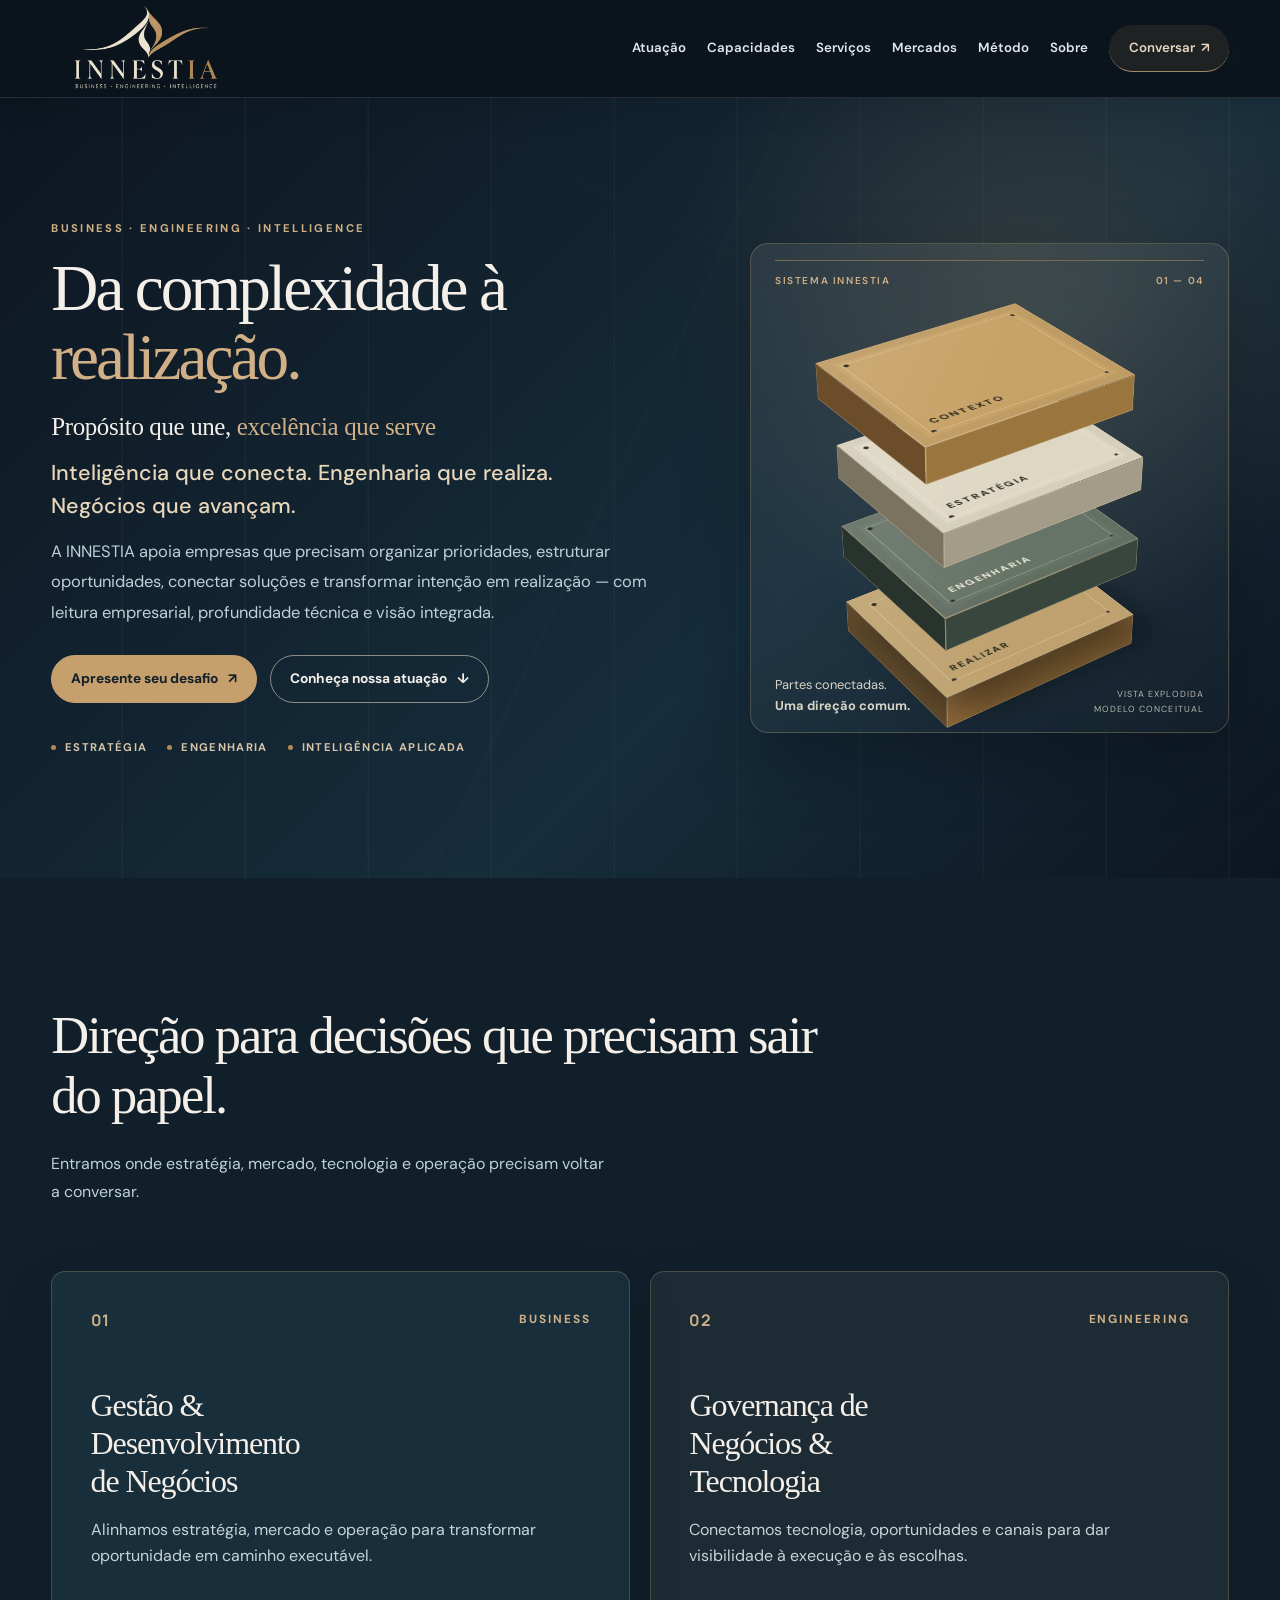
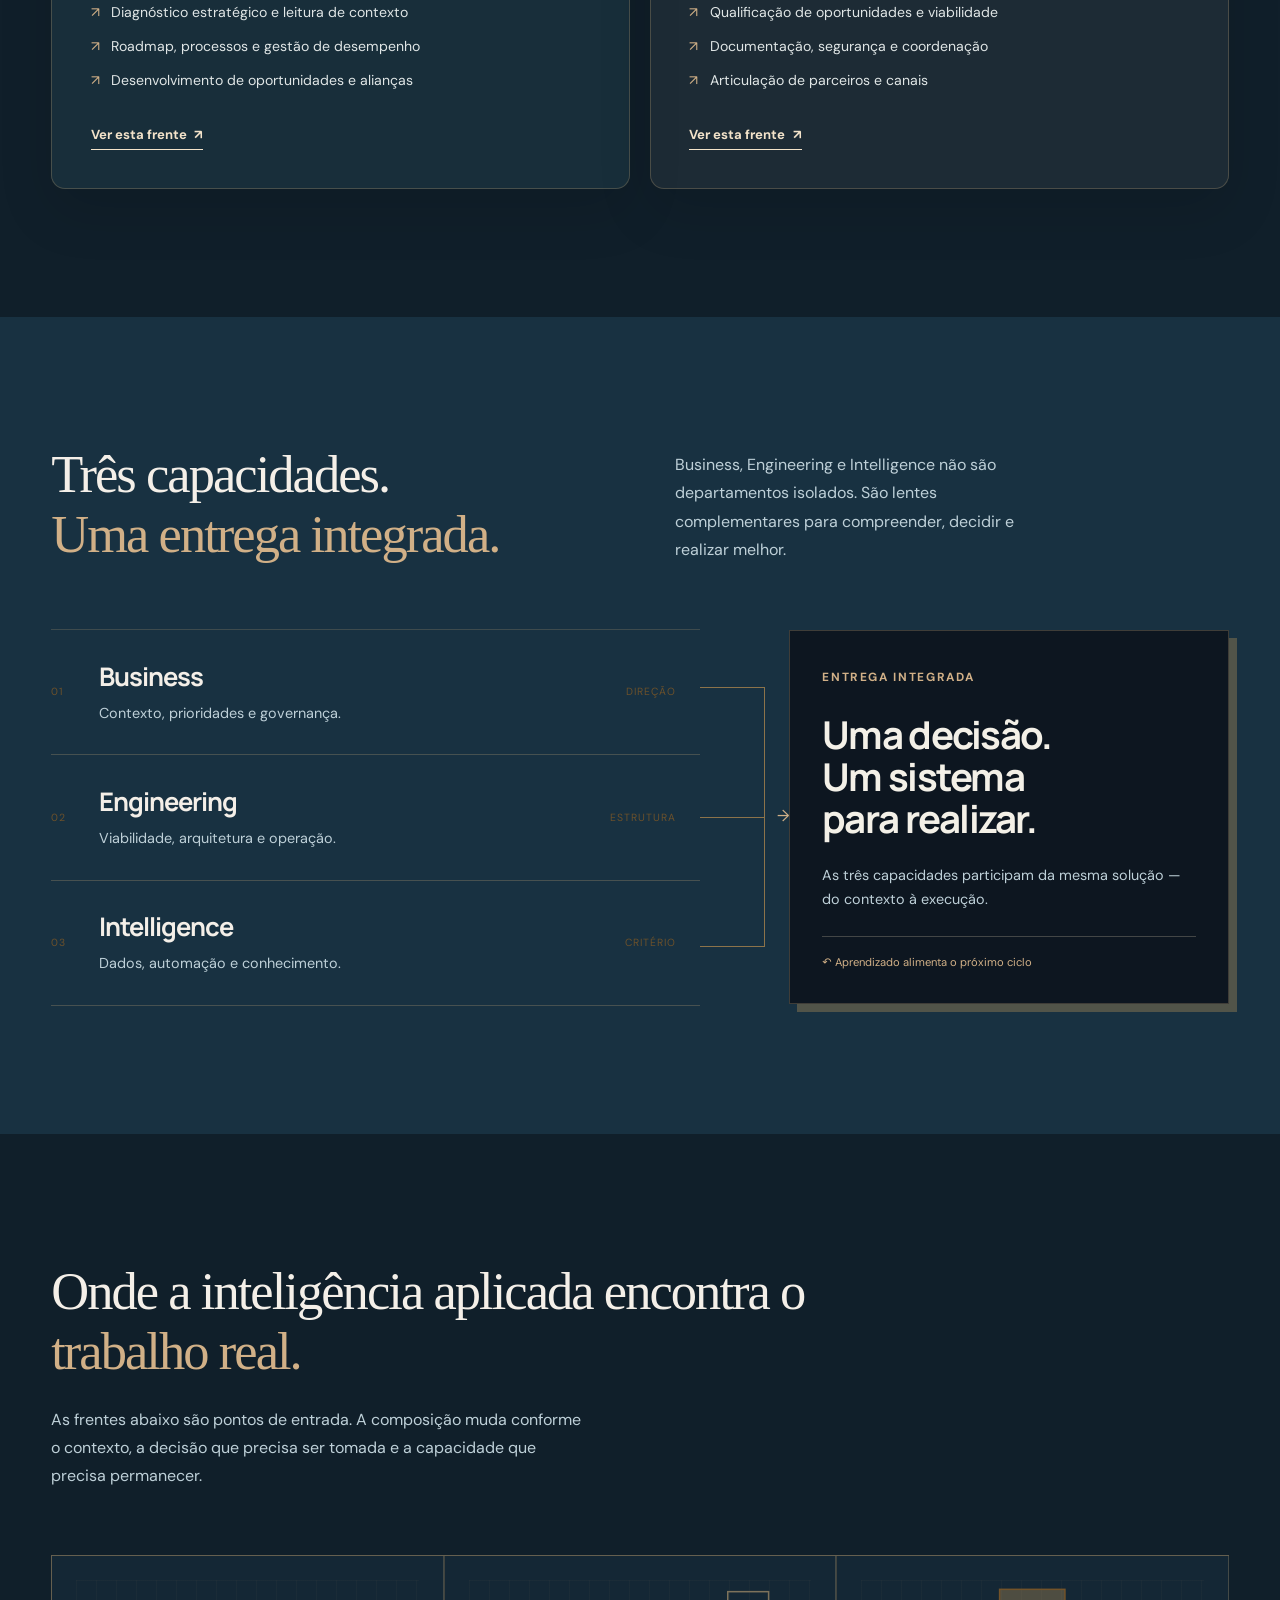
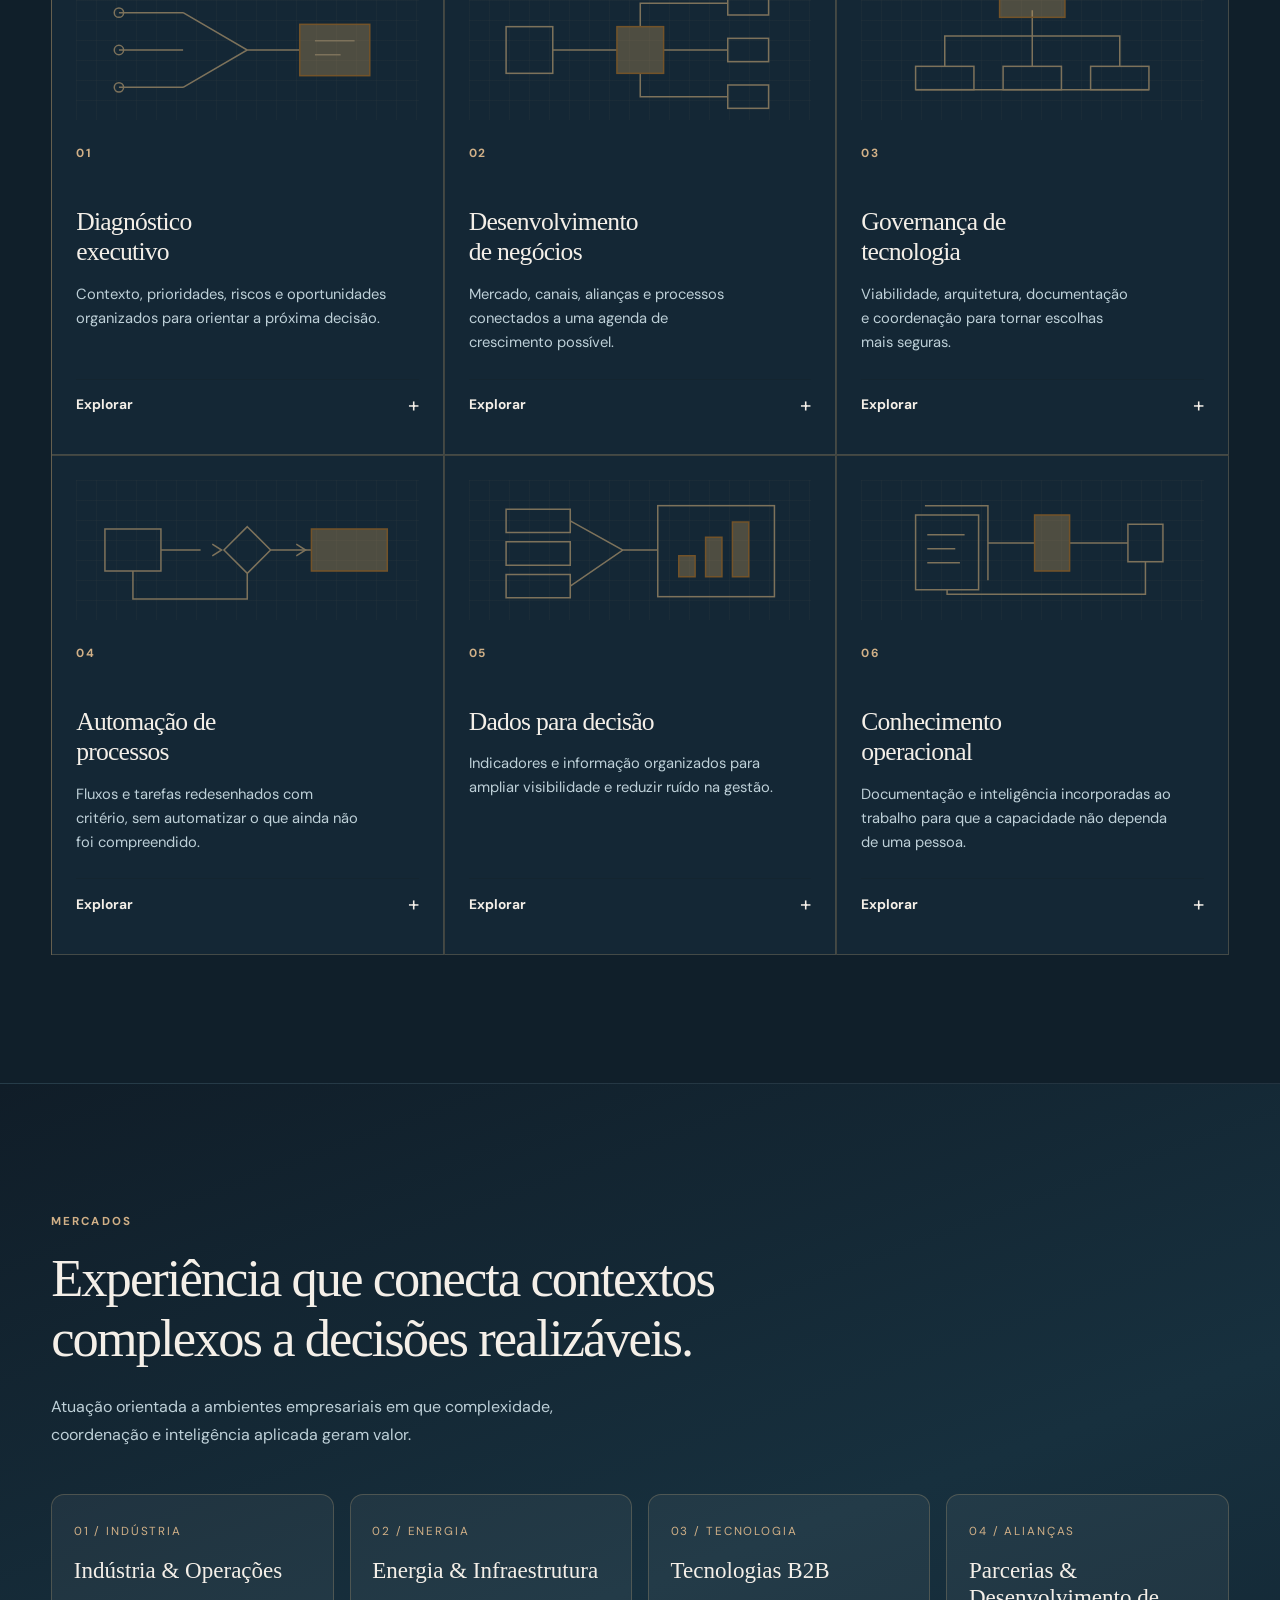
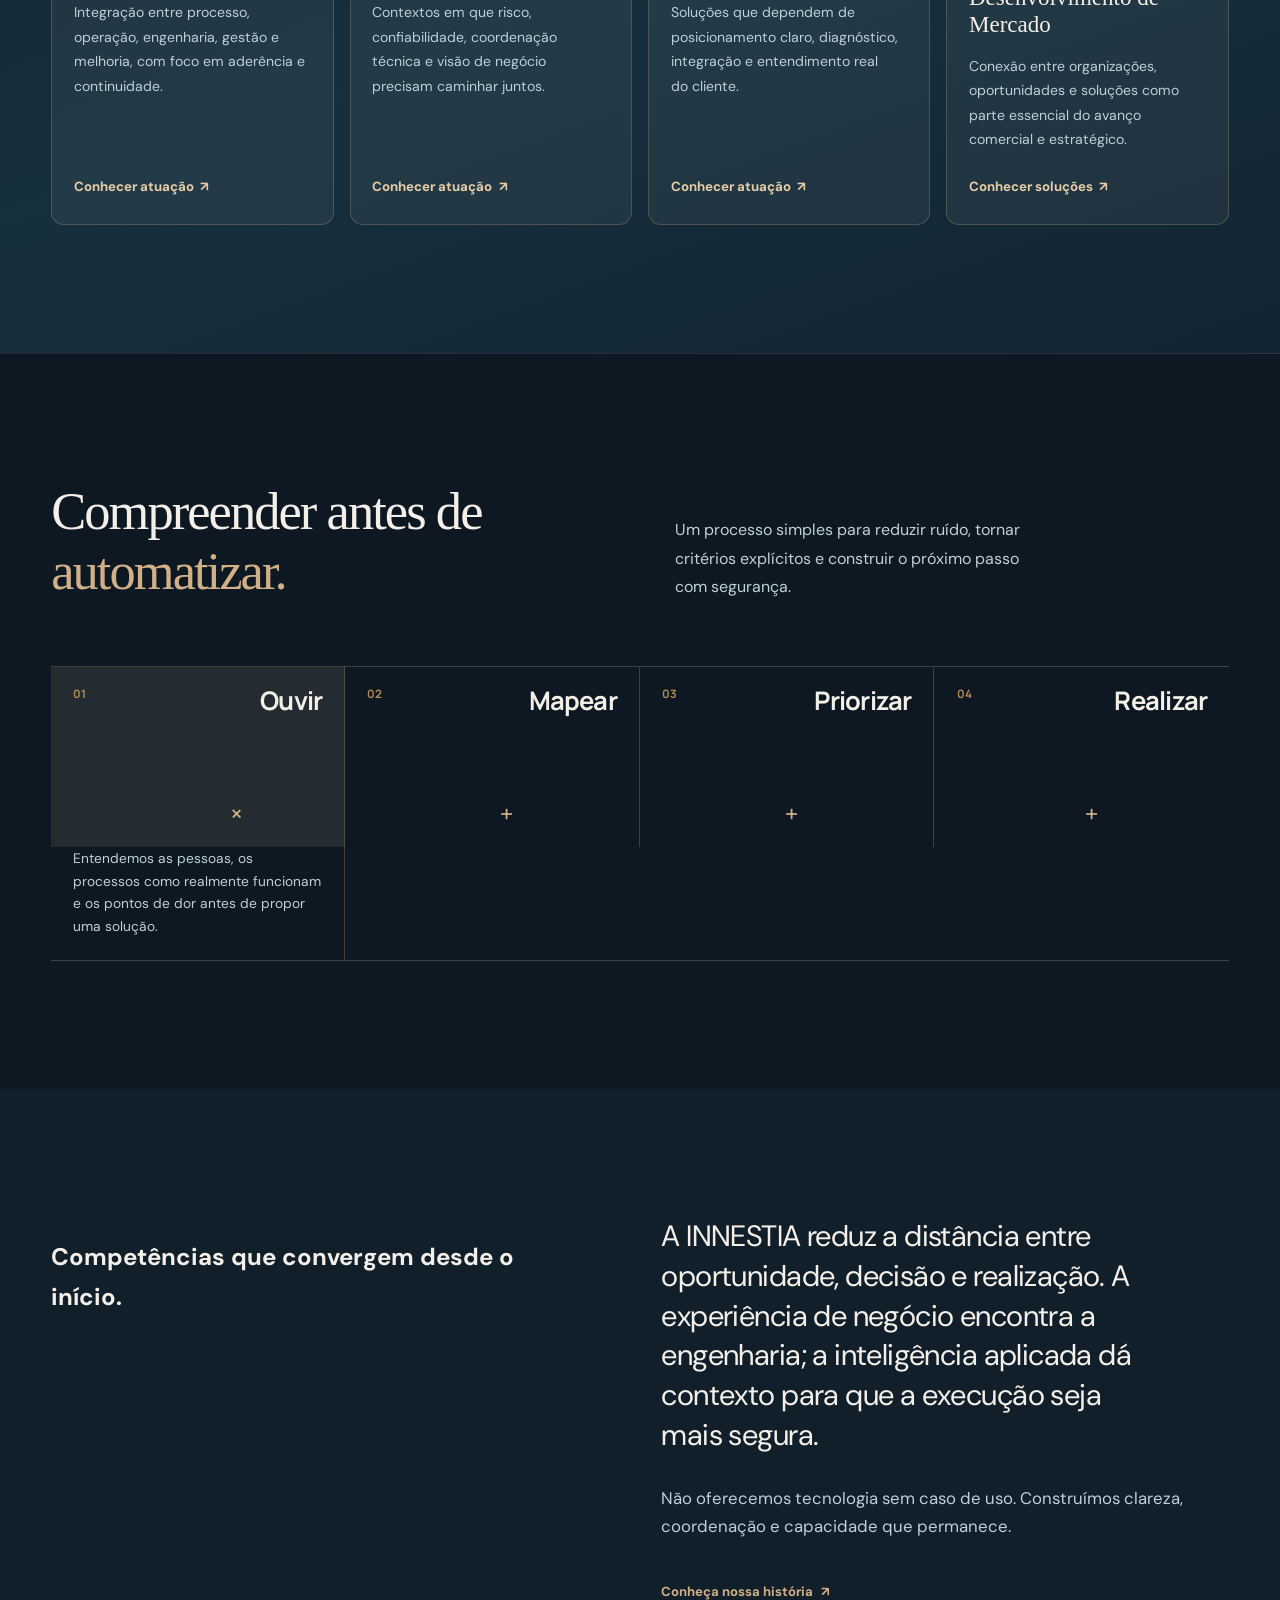
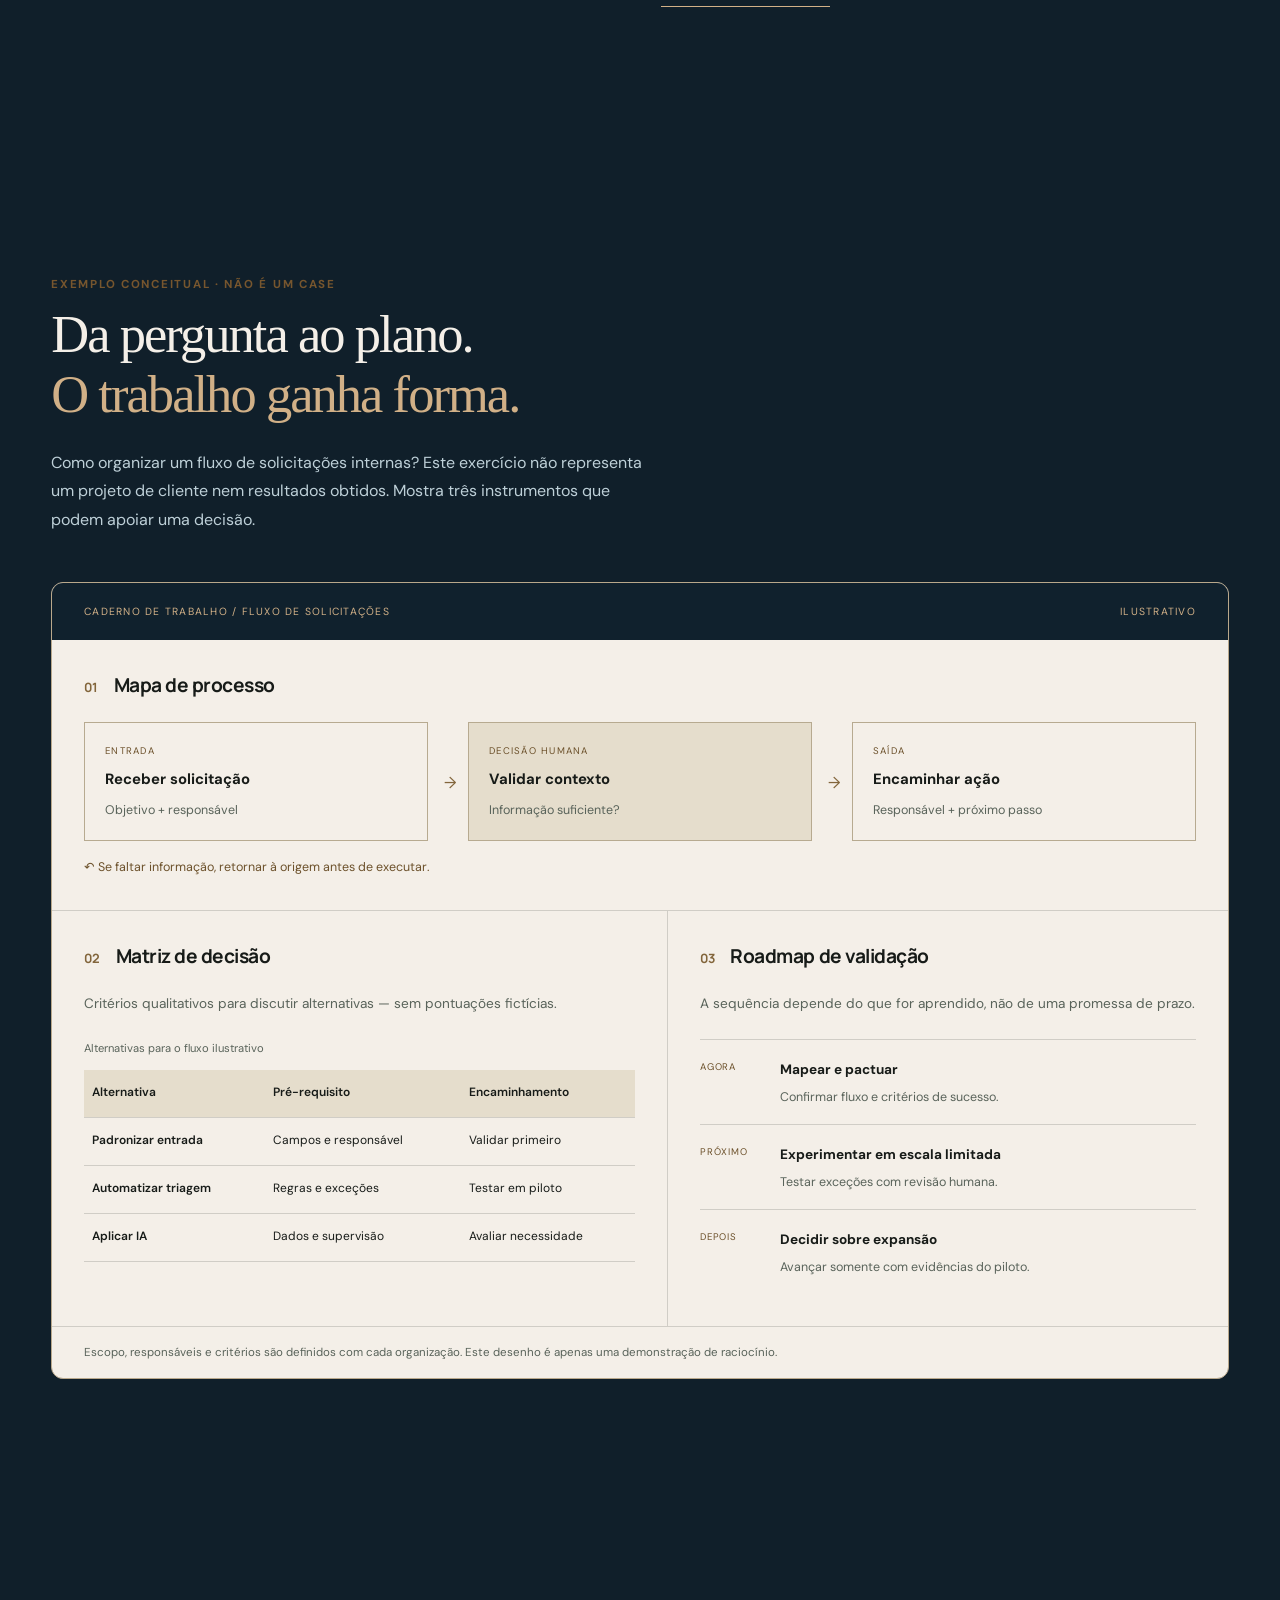
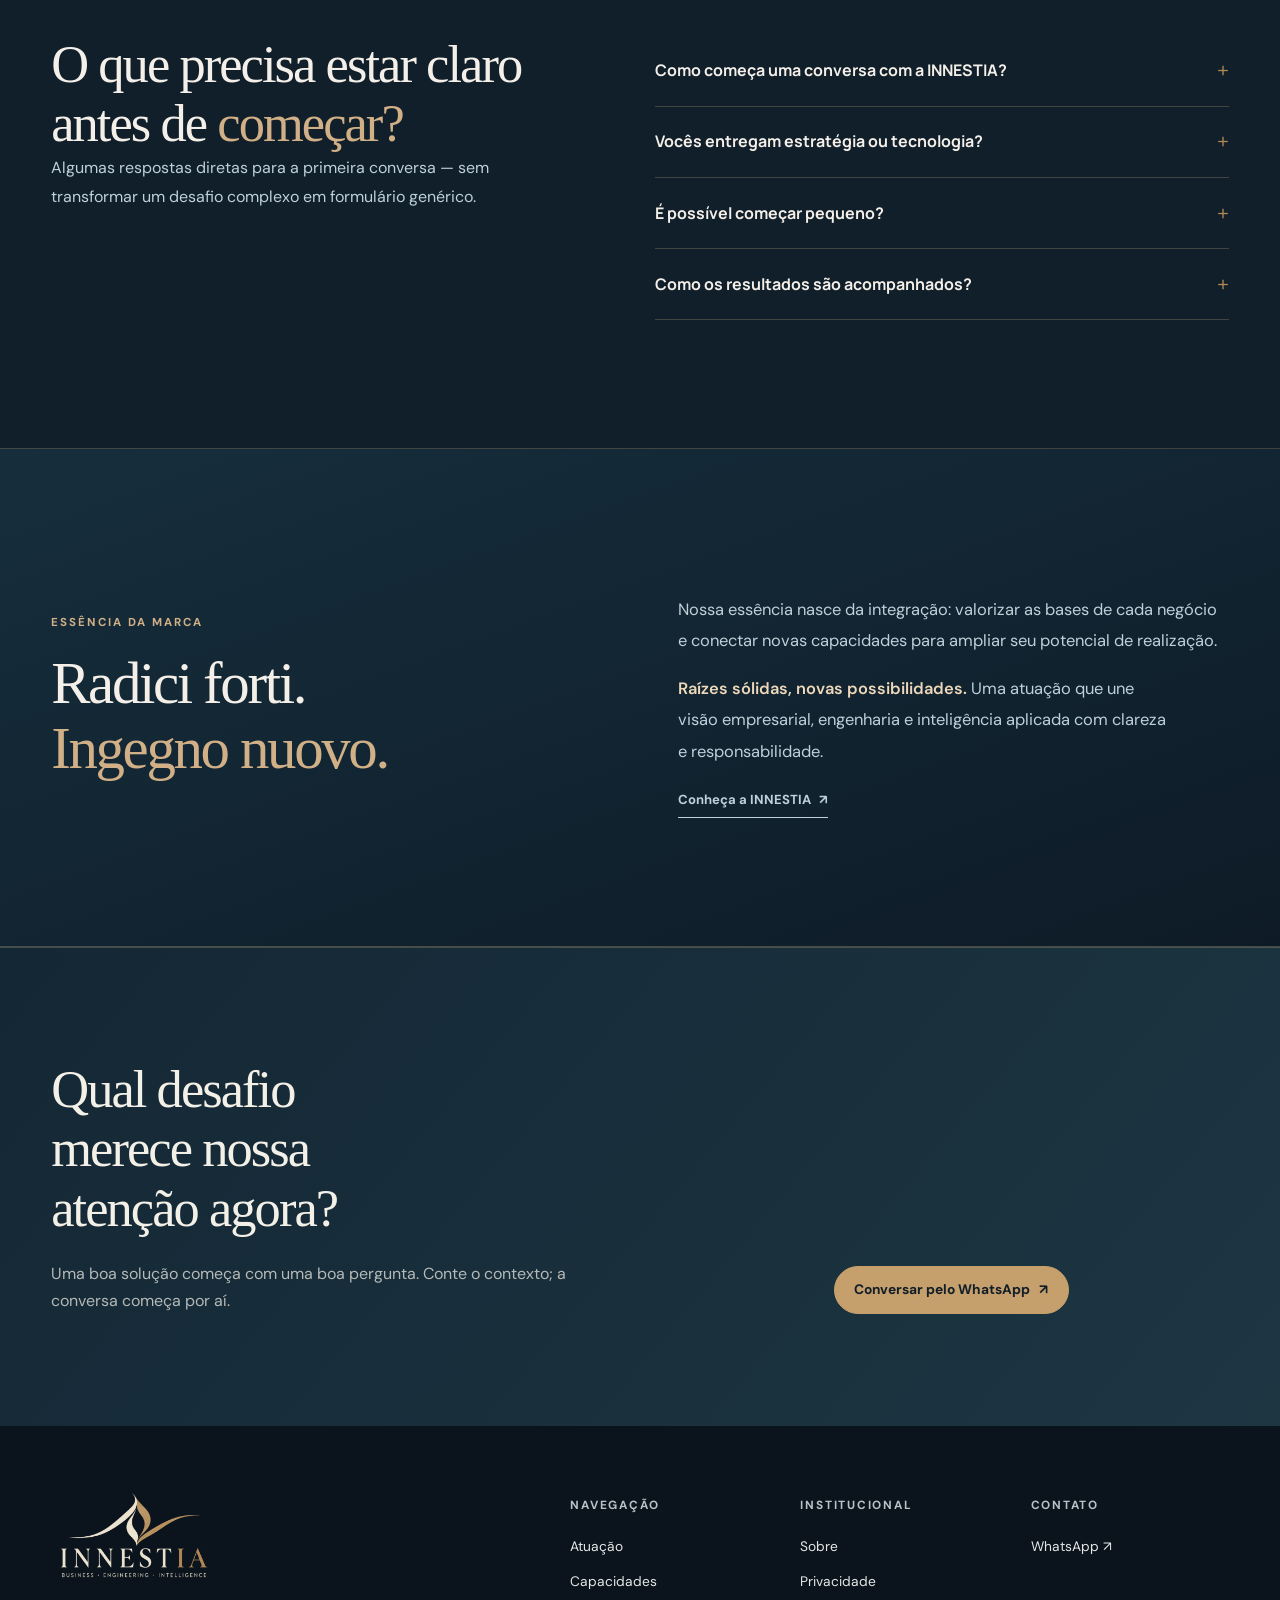
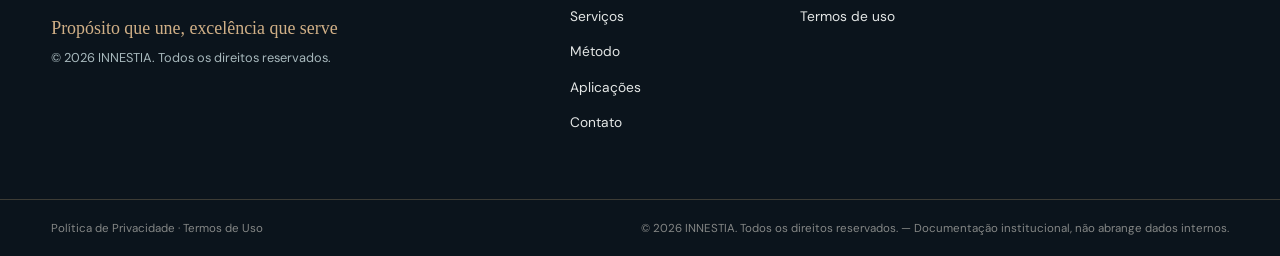
<file: index.html>
<!DOCTYPE html>
<html lang="pt-BR">
<head>
  <meta charset="UTF-8">
  <meta name="viewport" content="width=device-width, initial-scale=1.0">
  <meta name="description" content="Consultoria integrada para organizar prioridades, estruturar oportunidades e transformar estratégia, engenharia e inteligência em realização.">
  <meta name="theme-color" content="#171b18">
  <meta name="robots" content="index, follow, max-image-preview:large">
  <title>Consultoria Empresarial, Engenharia e Inteligência | INNESTIA</title>
  <link rel="canonical" href="https://innestia.com.br/">
  <meta property="og:locale" content="pt_BR">
  <meta property="og:type" content="website">
  <meta property="og:site_name" content="INNESTIA">
  <meta property="og:title" content="Consultoria Empresarial, Engenharia e Inteligência | INNESTIA">
  <meta property="og:description" content="Estratégia, engenharia e inteligência aplicada para transformar complexidade em realização.">
  <meta property="og:url" content="https://innestia.com.br/">
  <meta property="og:image" content="https://innestia.com.br/static/og-image.png">
  <meta property="og:image:width" content="1200">
  <meta property="og:image:height" content="630">
  <meta property="og:image:alt" content="INNESTIA — Propósito que une, excelência que serve">
  <meta name="twitter:card" content="summary_large_image">
  <meta name="twitter:title" content="Consultoria Empresarial, Engenharia e Inteligência | INNESTIA">
  <meta name="twitter:description" content="Estratégia, engenharia e inteligência aplicada para transformar complexidade em realização.">
  <meta name="twitter:image" content="https://innestia.com.br/static/og-image.png">
  <link rel="stylesheet" href="/static/css/main.css">
  <link rel="stylesheet" href="/static/css/dark-signature.css">
  <link rel="icon" href="/static/favicon.svg" type="image/svg+xml">
  <link rel="preconnect" href="https://fonts.googleapis.com">
  <link rel="preconnect" href="https://fonts.gstatic.com" crossorigin>
  <link href="https://fonts.googleapis.com/css2?family=DM+Sans:wght@400;500;600;700&family=Manrope:wght@400;500;600;700;800&display=swap" rel="stylesheet">
  <script type="application/ld+json">
  {
    "@context": "https://schema.org",
    "@graph": [
      {
        "@type": "Organization",
        "@id": "https://innestia.com.br/#organization",
        "name": "INNESTIA",
        "url": "https://innestia.com.br/",
        "logo": "https://innestia.com.br/static/logo.png",
        "email": "contato@innestia.com.br",
        "telephone": "+55 11 91761-2255",
        "slogan": "Propósito que une, excelência que serve"
      },
      {
        "@type": "WebSite",
        "@id": "https://innestia.com.br/#website",
        "url": "https://innestia.com.br/",
        "name": "INNESTIA",
        "publisher": { "@id": "https://innestia.com.br/#organization" },
        "inLanguage": "pt-BR"
      }
    ]
  }
  </script>
</head>
<body>
  <a class="skip-link" href="#principal">Pular para o conteúdo</a>
  <header class="site-header">
    <div class="nav-container">
      <a href="/" class="brand" aria-label="INNESTIA — início">
        <img src="/static/brand-v8.svg" alt="" class="brand-mark" width="190" height="91" decoding="async">
        <span class="brand-copy">
          <span class="brand-name">INNESTIA</span>
          <span class="brand-caption">Business · Engineering · Intelligence</span>
        </span>
      </a>
      <button id="menuToggle" class="menu-toggle" type="button" aria-label="Abrir menu" aria-expanded="false" aria-controls="menu">
        <span></span><span></span><span></span>
      </button>
      <nav class="nav-links-wrapper" aria-label="Navegação principal">
        <ul class="nav-links" id="menu">
          <li><a href="/#atuacao" class="nav-link">Atuação</a></li>
          <li><a href="/#capacidades" class="nav-link">Capacidades</a></li>
          <li><a href="/servicos/" class="nav-link">Serviços</a></li>
          <li><a href="/#mercados" class="nav-link">Mercados</a></li>
          <li><a href="/#metodo" class="nav-link">Método</a></li>
          <li><a href="/#sobre" class="nav-link">Sobre</a></li>
          <li><a href="https://wa.me/5511917612255" class="nav-link nav-link--cta" target="_blank" rel="noopener">Conversar <span aria-hidden="true">↗</span></a></li>
        </ul>
      </nav>
    </div>
  </header>

  <main id="principal">
    <section class="hero" id="top">
  <div class="container hero-grid">
    <div class="hero-copy">
      <p class="hero-kicker--signature">Business · Engineering · Intelligence</p>
      <h1>Da complexidade à <span>realização.</span></h1>
      <p class="hero-concept">Propósito que une, <em>excelência que serve</em></p>
      <p class="hero-lead">Inteligência que conecta. Engenharia que realiza. Negócios que avançam.</p>
      <p class="hero-description">A INNESTIA apoia empresas que precisam organizar prioridades, estruturar oportunidades, conectar soluções e transformar intenção em realização — com leitura empresarial, profundidade técnica e visão integrada.</p>
      <div class="hero-actions">
        <a href="https://wa.me/5511917612255?text=Ol%C3%A1%20INNESTIA%2C%20quero%20apresentar%20um%20desafio." class="btn btn-primary" target="_blank" rel="noopener">Apresente seu desafio <span aria-hidden="true">↗</span></a>
        <a href="#atuacao" class="btn btn-quiet">Conheça nossa atuação <span aria-hidden="true">↓</span></a>
      </div>
      <div class="hero-signals" aria-label="Capacidades da INNESTIA">
        <span>Estratégia</span><span>Engenharia</span><span>Inteligência aplicada</span>
      </div>
    </div>
    <figure class="hero-visual assembly-scene" aria-label="Vista explodida de quatro módulos sólidos: contexto, estratégia, engenharia e realização">
      <div class="assembly-caption">SISTEMA INNESTIA <span>01 — 04</span></div>
      <div class="assembly-stage" aria-hidden="true">
        <div class="solid-module module-base"><i class="solid-top"><b>REALIZAR</b></i><i class="solid-front"></i><i class="solid-right"></i><i class="solid-left"></i></div>
        <div class="solid-module module-engineering"><i class="solid-top"><b>ENGENHARIA</b></i><i class="solid-front"></i><i class="solid-right"></i><i class="solid-left"></i></div>
        <div class="solid-module module-strategy"><i class="solid-top"><b>ESTRATÉGIA</b></i><i class="solid-front"></i><i class="solid-right"></i><i class="solid-left"></i></div>
        <div class="solid-module module-context"><i class="solid-top"><b>CONTEXTO</b></i><i class="solid-front"></i><i class="solid-right"></i><i class="solid-left"></i></div>
      </div>
      <figcaption class="assembly-legend"><span>Partes conectadas.<br><strong>Uma direção comum.</strong></span><span>VISTA EXPLODIDA<br>MODELO CONCEITUAL</span></figcaption>
    </figure>
  </div>
</section>
<section class="section section--light" id="atuacao">
  <div class="container">
    <div class="section-heading section-heading--wide">
      <h2>Direção para decisões que precisam sair do papel.</h2>
      <p>Entramos onde estratégia, mercado, tecnologia e operação precisam voltar a conversar.</p>
    </div>
    <div class="field-grid">
      <article class="field-panel field-panel--dark">
        <div class="field-panel-top"><span class="field-index">01</span><span>Business</span></div>
        <h3>Gestão &amp; Desenvolvimento de Negócios</h3>
        <p>Alinhamos estratégia, mercado e operação para transformar oportunidade em caminho executável.</p>
        <ul class="field-list">
          <li>Diagnóstico estratégico e leitura de contexto</li>
          <li>Roadmap, processos e gestão de desempenho</li>
          <li>Desenvolvimento de oportunidades e alianças</li>
        </ul>
        <a href="/solucoes" class="text-link">Ver esta frente <span aria-hidden="true">↗</span></a>
      </article>
      <article class="field-panel field-panel--outline">
        <div class="field-panel-top"><span class="field-index">02</span><span>Engineering</span></div>
        <h3>Governança de Negócios &amp; Tecnologia</h3>
        <p>Conectamos tecnologia, oportunidades e canais para dar visibilidade à execução e às escolhas.</p>
        <ul class="field-list">
          <li>Qualificação de oportunidades e viabilidade</li>
          <li>Documentação, segurança e coordenação</li>
          <li>Articulação de parceiros e canais</li>
        </ul>
        <a href="/solucoes" class="text-link">Ver esta frente <span aria-hidden="true">↗</span></a>
      </article>
    </div>
  </div>
</section>
<section class="section section--sand" id="capacidades">
  <div class="container">
    <div class="section-heading section-heading--split">
      <div><h2>Três capacidades.<br><em>Uma entrega integrada.</em></h2></div>
      <p>Business, Engineering e Intelligence não são departamentos isolados. São lentes complementares para compreender, decidir e realizar melhor.</p>
    </div>
    <div class="integration-map">
      <div class="integration-lanes">
        <article class="integration-lane"><span class="lane-number">01</span><div><h3>Business</h3><p>Contexto, prioridades e governança.</p></div><span class="lane-output">DIREÇÃO</span></article>
        <article class="integration-lane"><span class="lane-number">02</span><div><h3>Engineering</h3><p>Viabilidade, arquitetura e operação.</p></div><span class="lane-output">ESTRUTURA</span></article>
        <article class="integration-lane"><span class="lane-number">03</span><div><h3>Intelligence</h3><p>Dados, automação e conhecimento.</p></div><span class="lane-output">CRITÉRIO</span></article>
      </div>
      <div class="integration-junction" aria-hidden="true"><span>→</span></div>
      <div class="integration-result"><span class="panel-index">ENTREGA INTEGRADA</span><h3>Uma decisão.<br>Um sistema<br>para realizar.</h3><p>As três capacidades participam da mesma solução — do contexto à execução.</p><span class="integration-return">↶ Aprendizado alimenta o próximo ciclo</span></div>
    </div>
  </div>
</section>
<section class="section section--light" id="aplicacoes">
  <div class="container">
    <div class="section-heading section-heading--wide">
      <h2>Onde a inteligência aplicada encontra o <em>trabalho real.</em></h2>
      <p>As frentes abaixo são pontos de entrada. A composição muda conforme o contexto, a decisão que precisa ser tomada e a capacidade que precisa permanecer.</p>
    </div>
    <div class="application-grid">
      <article class="application-card">
        <svg class="application-diagram" viewBox="0 0 280 120" fill="none" aria-hidden="true"><path d="M30 28h55M30 60h55M30 92h55M85 28l55 32-55 32M140 60h45"/><rect x="185" y="38" width="60" height="44" class="active"/><path d="M198 52h34M198 64h22"/><circle cx="30" cy="28" r="4"/><circle cx="30" cy="60" r="4"/><circle cx="30" cy="92" r="4"/></svg>
        <span class="application-index">01</span><h3>Diagnóstico executivo</h3>
        <p>Contexto, prioridades, riscos e oportunidades organizados para orientar a próxima decisão.</p>
        <details><summary>Explorar <span class="sr-only">Diagnóstico executivo</span><span class="detail-sign" aria-hidden="true"></span></summary><div class="application-detail"><p><strong>Quando a decisão está dispersa.</strong></p><p>Reunir objetivos, restrições e percepções das áreas.</p><p><strong>Possível entrega</strong><br>Mapa de prioridades, hipóteses e pontos a validar.</p><a class="text-link" href="https://wa.me/5511917612255">Conversar sobre esta aplicação ↗</a></div></details>
      </article>
      <article class="application-card">
        <svg class="application-diagram" viewBox="0 0 280 120" fill="none" aria-hidden="true"><path d="M65 60h55m40 0h55M140 40V20h75M140 80v20h75"/><rect x="25" y="40" width="40" height="40"/><rect x="120" y="40" width="40" height="40" class="active"/><rect x="215" y="10" width="35" height="20"/><rect x="215" y="50" width="35" height="20"/><rect x="215" y="90" width="35" height="20"/></svg>
        <span class="application-index">02</span><h3>Desenvolvimento de negócios</h3>
        <p>Mercado, canais, alianças e processos conectados a uma agenda de crescimento possível.</p>
        <details><summary>Explorar <span class="sr-only">Desenvolvimento de negócios</span><span class="detail-sign" aria-hidden="true"></span></summary><div class="application-detail"><p><strong>Quando uma oportunidade precisa ganhar estrutura.</strong></p><p>Relacionar proposta de valor, mercado, canais e parceiros.</p><p><strong>Possível entrega</strong><br>Agenda de validação e critérios para avançar ou interromper.</p><a class="text-link" href="https://wa.me/5511917612255">Conversar sobre esta aplicação ↗</a></div></details>
      </article>
      <article class="application-card">
        <svg class="application-diagram" viewBox="0 0 280 120" fill="none" aria-hidden="true"><path d="M40 94h200M65 74V48h150v26M140 48V26"/><rect x="112" y="8" width="56" height="24" class="active"/><rect x="40" y="74" width="50" height="20"/><rect x="115" y="74" width="50" height="20"/><rect x="190" y="74" width="50" height="20"/><path d="M140 48v26"/></svg>
        <span class="application-index">03</span><h3>Governança de tecnologia</h3>
        <p>Viabilidade, arquitetura, documentação e coordenação para tornar escolhas mais seguras.</p>
        <details><summary>Explorar <span class="sr-only">Governança de tecnologia</span><span class="detail-sign" aria-hidden="true"></span></summary><div class="application-detail"><p><strong>Quando escolhas técnicas afetam o negócio.</strong></p><p>Explicitar dependências, riscos e responsabilidades.</p><p><strong>Possível entrega</strong><br>Registro de decisões, arquitetura e critérios de acompanhamento.</p><a class="text-link" href="https://wa.me/5511917612255">Conversar sobre esta aplicação ↗</a></div></details>
      </article>
      <article class="application-card">
        <svg class="application-diagram" viewBox="0 0 280 120" fill="none" aria-hidden="true"><rect x="18" y="42" width="48" height="36"/><path d="M66 60h34m40-20 20 20-20 20-20-20Z M160 60h35M140 80v22H42V78"/><rect x="195" y="42" width="65" height="36" class="active"/><path d="m182 55 8 5-8 5M110 55l8 5-8 5"/></svg>
        <span class="application-index">04</span><h3>Automação de processos</h3>
        <p>Fluxos e tarefas redesenhados com critério, sem automatizar o que ainda não foi compreendido.</p>
        <details><summary>Explorar <span class="sr-only">Automação de processos</span><span class="detail-sign" aria-hidden="true"></span></summary><div class="application-detail"><p><strong>Quando o fluxo depende de tarefas repetitivas.</strong></p><p>Mapear entradas, exceções, aprovações e responsáveis.</p><p><strong>Possível entrega</strong><br>Desenho de um piloto com limites e validação humana.</p><a class="text-link" href="https://wa.me/5511917612255">Conversar sobre esta aplicação ↗</a></div></details>
      </article>
      <article class="application-card">
        <svg class="application-diagram" viewBox="0 0 280 120" fill="none" aria-hidden="true"><path d="M25 25h55v20H25ZM25 53h55v20H25ZM25 81h55v20H25ZM80 35l45 25-45 31M125 60h30"/><rect x="155" y="22" width="100" height="78"/><path class="active" d="M173 83V65h14v18ZM196 83V49h14v34ZM219 83V36h14v47Z"/></svg>
        <span class="application-index">05</span><h3>Dados para decisão</h3>
        <p>Indicadores e informação organizados para ampliar visibilidade e reduzir ruído na gestão.</p>
        <details><summary>Explorar <span class="sr-only">Dados para decisão</span><span class="detail-sign" aria-hidden="true"></span></summary><div class="application-detail"><p><strong>Quando há informação, mas falta clareza.</strong></p><p>Relacionar fontes, qualidade dos dados e perguntas de gestão.</p><p><strong>Possível entrega</strong><br>Definição de indicadores, responsáveis e rotina de leitura.</p><a class="text-link" href="https://wa.me/5511917612255">Conversar sobre esta aplicação ↗</a></div></details>
      </article>
      <article class="application-card">
        <svg class="application-diagram" viewBox="0 0 280 120" fill="none" aria-hidden="true"><path d="M40 30h54v64H40ZM48 22h54v64M102 54h40M172 54h50M237 70v28H67v-4"/><rect x="142" y="30" width="30" height="48" class="active"/><path d="M222 38h30v32h-30ZM50 47h32M50 59h24M50 71h28"/></svg>
        <span class="application-index">06</span><h3>Conhecimento operacional</h3>
        <p>Documentação e inteligência incorporadas ao trabalho para que a capacidade não dependa de uma pessoa.</p>
        <details><summary>Explorar <span class="sr-only">Conhecimento operacional</span><span class="detail-sign" aria-hidden="true"></span></summary><div class="application-detail"><p><strong>Quando o conhecimento está concentrado em pessoas.</strong></p><p>Organizar procedimentos, decisões e fontes de consulta.</p><p><strong>Possível entrega</strong><br>Base de conhecimento com responsáveis e revisão definida.</p><a class="text-link" href="https://wa.me/5511917612255">Conversar sobre esta aplicação ↗</a></div></details>
      </article>
    </div>
  </div>
</section>

<section class="section markets-band" id="mercados" aria-labelledby="mercados-titulo">
  <div class="container">
    <div class="section-heading section-heading--wide">
      <p class="section-kicker">Mercados</p>
      <h2 id="mercados-titulo">Experiência que conecta contextos complexos a decisões realizáveis.</h2>
      <p>Atuação orientada a ambientes empresariais em que complexidade, coordenação e inteligência aplicada geram valor.</p>
    </div>
    <div class="market-grid">
      <article class="market-card"><small>01 / INDÚSTRIA</small><h3>Indústria &amp; Operações</h3><p>Integração entre processo, operação, engenharia, gestão e melhoria, com foco em aderência e continuidade.</p><a href="/industria/">Conhecer atuação <span aria-hidden="true">↗</span></a></article>
      <article class="market-card"><small>02 / ENERGIA</small><h3>Energia &amp; Infraestrutura</h3><p>Contextos em que risco, confiabilidade, coordenação técnica e visão de negócio precisam caminhar juntos.</p><a href="/energia/">Conhecer atuação <span aria-hidden="true">↗</span></a></article>
      <article class="market-card"><small>03 / TECNOLOGIA</small><h3>Tecnologias B2B</h3><p>Soluções que dependem de posicionamento claro, diagnóstico, integração e entendimento real do cliente.</p><a href="/tecnologia/">Conhecer atuação <span aria-hidden="true">↗</span></a></article>
      <article class="market-card"><small>04 / ALIANÇAS</small><h3>Parcerias &amp; Desenvolvimento de Mercado</h3><p>Conexão entre organizações, oportunidades e soluções como parte essencial do avanço comercial e estratégico.</p><a href="/solucoes/">Conhecer soluções <span aria-hidden="true">↗</span></a></article>
    </div>
  </div>
</section>
<section class="section section--ink" id="metodo">
  <div class="container">
    <div class="section-heading section-heading--split section-heading--inverse">
      <div><h2>Compreender antes de <em>automatizar.</em></h2></div>
      <p>Um processo simples para reduzir ruído, tornar critérios explícitos e construir o próximo passo com segurança.</p>
    </div>
    <div class="method-grid">
      <div class="method-card-wrap">
        <button class="method-card is-active" type="button" aria-expanded="true" aria-controls="method-detail-ouvir" data-method="ouvir">
          <span class="method-number">01</span><span class="method-name">Ouvir</span><span class="method-plus" aria-hidden="true">+</span>
        </button>
        <div class="method-detail" id="method-detail-ouvir"><p>Entendemos as pessoas, os processos como realmente funcionam e os pontos de dor antes de propor uma solução.</p></div>
      </div>
      <div class="method-card-wrap">
        <button class="method-card" type="button" aria-expanded="false" aria-controls="method-detail-mapear" data-method="mapear">
          <span class="method-number">02</span><span class="method-name">Mapear</span><span class="method-plus" aria-hidden="true">+</span>
        </button>
        <div class="method-detail" id="method-detail-mapear" hidden><p>Organizamos fluxos, dados, dependências e restrições para tornar o sistema visível e compartilhável.</p></div>
      </div>
      <div class="method-card-wrap">
        <button class="method-card" type="button" aria-expanded="false" aria-controls="method-detail-priorizar" data-method="priorizar">
          <span class="method-number">03</span><span class="method-name">Priorizar</span><span class="method-plus" aria-hidden="true">+</span>
        </button>
        <div class="method-detail" id="method-detail-priorizar" hidden><p>Comparamos impacto, risco e viabilidade para decidir o que merece atenção primeiro — e por quê.</p></div>
      </div>
      <div class="method-card-wrap">
        <button class="method-card" type="button" aria-expanded="false" aria-controls="method-detail-realizar" data-method="realizar">
          <span class="method-number">04</span><span class="method-name">Realizar</span><span class="method-plus" aria-hidden="true">+</span>
        </button>
        <div class="method-detail" id="method-detail-realizar" hidden><p>Transformamos critério em execução: piloto, entrega e melhoria contínua conforme a realidade do negócio.</p></div>
      </div>
    </div>
  </div>
</section>
<section class="section section--light" id="sobre">
  <div class="container statement-grid">
    <div><h2>Competências que convergem desde o início.</h2></div>
    <div class="statement-copy"><p>A INNESTIA reduz a distância entre oportunidade, decisão e realização. A experiência de negócio encontra a engenharia; a inteligência aplicada dá contexto para que a execução seja mais segura.</p><p>Não oferecemos tecnologia sem caso de uso. Construímos clareza, coordenação e capacidade que permanece.</p><a href="/sobre" class="text-link">Conheça nossa história <span aria-hidden="true">↗</span></a></div>
  </div>
</section>
<section class="section section--light proof-section" id="evidencias">
  <div class="container">
    <div class="section-heading section-heading--wide">
      <p class="concept-label">Exemplo conceitual · Não é um case</p>
      <h2>Da pergunta ao plano.<br><em>O trabalho ganha forma.</em></h2>
      <p>Como organizar um fluxo de solicitações internas? Este exercício não representa um projeto de cliente nem resultados obtidos. Mostra três instrumentos que podem apoiar uma decisão.</p>
    </div>
    <div class="concept-board">
      <div class="board-heading"><span>CADERNO DE TRABALHO / FLUXO DE SOLICITAÇÕES</span><span>ILUSTRATIVO</span></div>
      <article class="process-document">
        <h3><span>01</span> Mapa de processo</h3>
        <ol class="process-map"><li><small>ENTRADA</small><strong>Receber solicitação</strong><span>Objetivo + responsável</span></li><li><small>DECISÃO HUMANA</small><strong>Validar contexto</strong><span>Informação suficiente?</span></li><li><small>SAÍDA</small><strong>Encaminhar ação</strong><span>Responsável + próximo passo</span></li></ol>
        <p class="process-return">↶ Se faltar informação, retornar à origem antes de executar.</p>
      </article>
      <div class="document-pair">
        <article class="matrix-document"><h3><span>02</span> Matriz de decisão</h3><p>Critérios qualitativos para discutir alternativas — sem pontuações fictícias.</p><table><caption>Alternativas para o fluxo ilustrativo</caption><thead><tr><th scope="col">Alternativa</th><th scope="col">Pré-requisito</th><th scope="col">Encaminhamento</th></tr></thead><tbody><tr><th scope="row">Padronizar entrada</th><td>Campos e responsável</td><td>Validar primeiro</td></tr><tr><th scope="row">Automatizar triagem</th><td>Regras e exceções</td><td>Testar em piloto</td></tr><tr><th scope="row">Aplicar IA</th><td>Dados e supervisão</td><td>Avaliar necessidade</td></tr></tbody></table></article>
        <article class="roadmap-document"><h3><span>03</span> Roadmap de validação</h3><p>A sequência depende do que for aprendido, não de uma promessa de prazo.</p><ol class="roadmap"><li><span>AGORA</span><div><strong>Mapear e pactuar</strong><small>Confirmar fluxo e critérios de sucesso.</small></div></li><li><span>PRÓXIMO</span><div><strong>Experimentar em escala limitada</strong><small>Testar exceções com revisão humana.</small></div></li><li><span>DEPOIS</span><div><strong>Decidir sobre expansão</strong><small>Avançar somente com evidências do piloto.</small></div></li></ol></article>
      </div>
      <p class="board-note">Escopo, responsáveis e critérios são definidos com cada organização. Este desenho é apenas uma demonstração de raciocínio.</p>
    </div>
  </div>
</section>
<section class="section section--light faq-section" id="duvidas">
  <div class="container faq-grid">
    <div class="section-heading">
      <h2>O que precisa estar claro antes de <em>começar?</em></h2>
      <p>Algumas respostas diretas para a primeira conversa — sem transformar um desafio complexo em formulário genérico.</p>
    </div>
    <div class="faq-list">
      <details>
        <summary>Como começa uma conversa com a INNESTIA?</summary>
        <p>Começa pelo contexto: o que está acontecendo, qual decisão está travada e o que precisa mudar. A primeira conversa serve para entender o problema antes de definir o formato do trabalho.</p>
      </details>
      <details>
        <summary>Vocês entregam estratégia ou tecnologia?</summary>
        <p>As duas podem fazer parte da entrega, mas nenhuma é automática. Combinamos Business, Engineering e Intelligence conforme a necessidade real do negócio.</p>
      </details>
      <details>
        <summary>É possível começar pequeno?</summary>
        <p>Sim. Um diagnóstico ou uma estruturação inicial pode criar clareza para decidir o próximo passo, com escopo e responsabilidades definidos antes da execução.</p>
      </details>
      <details>
        <summary>Como os resultados são acompanhados?</summary>
        <p>Definimos critérios de sucesso, indicadores ou evidências adequadas ao contexto. Só publicamos casos e métricas quando houver autorização e comprovação.</p>
      </details>
    </div>
  </div>
</section>

<section class="section signature-essence" id="essencia" aria-labelledby="essencia-titulo">
  <div class="container essence-inner">
    <div><p class="section-kicker">Essência da marca</p><h2 class="essence-quote" id="essencia-titulo">Radici forti.<br><em>Ingegno nuovo.</em></h2></div>
    <div class="essence-description">
      <p>Nossa essência nasce da integração: valorizar as bases de cada negócio e conectar novas capacidades para ampliar seu potencial de realização.</p>
      <p><strong>Raízes sólidas, novas possibilidades.</strong> Uma atuação que une visão empresarial, engenharia e inteligência aplicada com clareza e responsabilidade.</p>
      <a href="/sobre/" class="text-link">Conheça a INNESTIA <span aria-hidden="true">↗</span></a>
    </div>
  </div>
</section>
<section class="contact-band" id="contato">
  <div class="container contact-grid">
    <div><h2>Qual desafio merece nossa atenção agora?</h2><p>Uma boa solução começa com uma boa pergunta. Conte o contexto; a conversa começa por aí.</p></div>
    <div class="contact-actions"><a href="https://wa.me/5511917612255?text=Ol%C3%A1%20INNESTIA%2C%20quero%20apresentar%20um%20desafio." class="btn btn-primary" target="_blank" rel="noopener">Conversar pelo WhatsApp <span aria-hidden="true">↗</span></a></div>
  </div>
</section>

  </main>

  <footer class="site-footer">
    <div class="footer-container">
      <div class="footer-about">
        <a href="/" class="brand brand--footer" aria-label="INNESTIA — início">
          <img src="/static/brand-v8.svg" alt="" class="brand-mark" width="190" height="91" decoding="async">
          <span class="brand-copy">
            <span class="brand-name">INNESTIA</span>
            <span class="brand-caption">Business · Engineering · Intelligence</span>
          </span>
        </a>
        <p class="footer-tagline">Propósito que une, excelência que serve</p>
        <p class="footer-copy">© 2026 INNESTIA. Todos os direitos reservados.</p>
      </div>
      <div class="footer-links">
        <div class="footer-col">
          <h3>Navegação</h3>
          <ul>
            <li><a href="/#atuacao">Atuação</a></li>
            <li><a href="/#capacidades">Capacidades</a></li>
            <li><a href="/servicos/">Serviços</a></li>
            <li><a href="/#metodo">Método</a></li>
            <li><a href="/#aplicacoes">Aplicações</a></li>
            <li><a href="/contato/">Contato</a></li>
          </ul>
        </div>
        <div class="footer-col">
          <h3>Institucional</h3>
          <ul>
            <li><a href="/sobre">Sobre</a></li>
            <li><a href="/politica">Privacidade</a></li>
            <li><a href="/termos">Termos de uso</a></li>
          </ul>
        </div>
        <div class="footer-col">
          <h3>Contato</h3>
          <ul>
            <li><a href="https://wa.me/5511917612255" target="_blank" rel="noopener">WhatsApp ↗</a></li>
          </ul>
        </div>
      </div>
    </div>
    <div class="footer-legal">
      <div class="container footer-legal-container">
        <p><a href="/politica">Política de Privacidade</a><span aria-hidden="true"> · </span><a href="/termos">Termos de Uso</a></p>
        <p>© 2026 INNESTIA. Todos os direitos reservados. — Documentação institucional, não abrange dados internos.</p>
      </div>
    </div>
  </footer>

  <script src="/static/js/main.js"></script>
</body>
</html>
</file>
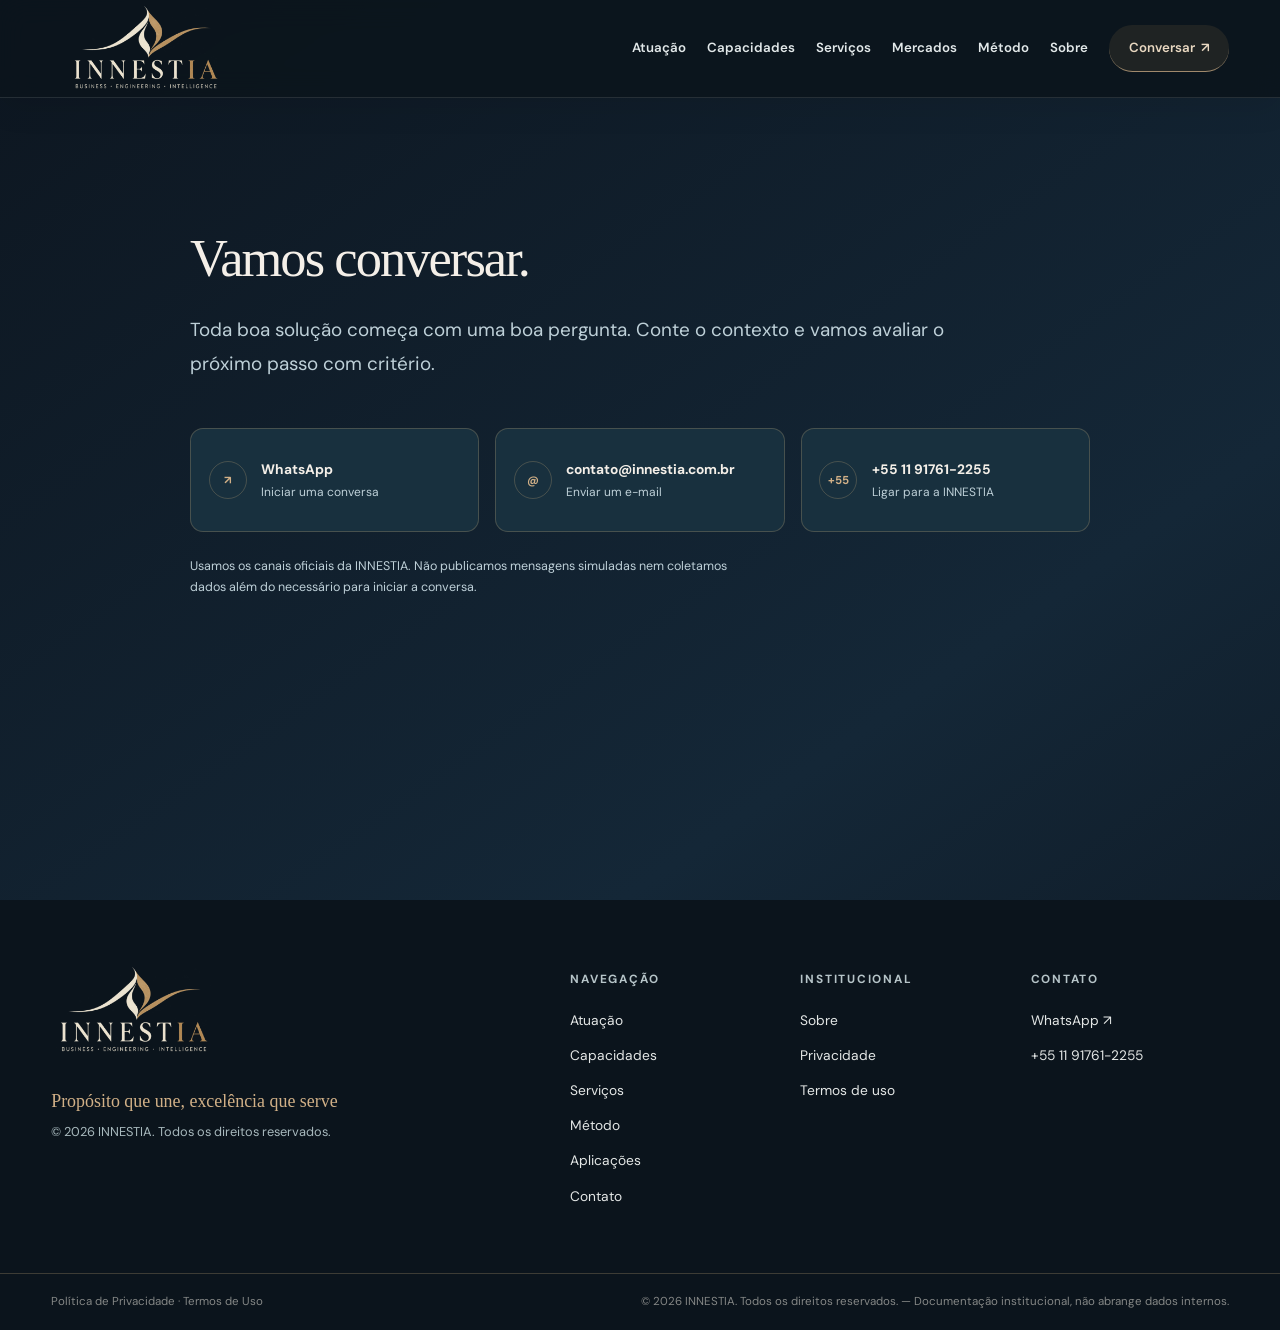
<file: contato/index.html>
<!DOCTYPE html>
<html lang="pt-BR">
<head>
  <meta charset="UTF-8">
  <meta name="viewport" content="width=device-width, initial-scale=1.0">
  <meta name="description" content="Converse com a INNESTIA pelo WhatsApp, telefone ou e-mail e apresente o contexto do seu desafio empresarial, técnico ou tecnológico.">
  <meta name="theme-color" content="#171b18">
  <meta name="robots" content="index, follow, max-image-preview:large">
  <title>Contato | Apresente seu desafio à INNESTIA</title>
  <link rel="canonical" href="https://innestia.com.br/contato/">
  <meta property="og:locale" content="pt_BR">
  <meta property="og:type" content="website">
  <meta property="og:site_name" content="INNESTIA">
  <meta property="og:title" content="Contato | Apresente seu desafio à INNESTIA">
  <meta property="og:description" content="Converse com a INNESTIA pelo WhatsApp, telefone ou e-mail.">
  <meta property="og:url" content="https://innestia.com.br/contato/">
  <meta property="og:image" content="https://innestia.com.br/static/og-image.png">
  <meta property="og:image:alt" content="INNESTIA — Vamos conversar">
  <meta name="twitter:card" content="summary_large_image">
  <meta name="twitter:title" content="Contato | Apresente seu desafio à INNESTIA">
  <meta name="twitter:description" content="Converse com a INNESTIA pelo WhatsApp, telefone ou e-mail.">
  <meta name="twitter:image" content="https://innestia.com.br/static/og-image.png">
  <link rel="stylesheet" href="/static/css/main.css">
  <link rel="stylesheet" href="/static/css/dark-signature.css">
  <link rel="icon" href="/static/favicon.svg" type="image/svg+xml">
  <link rel="preconnect" href="https://fonts.googleapis.com">
  <link rel="preconnect" href="https://fonts.gstatic.com" crossorigin>
  <link href="https://fonts.googleapis.com/css2?family=DM+Sans:wght@400;500;600;700&family=Manrope:wght@400;500;600;700;800&display=swap" rel="stylesheet">
  
</head>
<body>
  <a class="skip-link" href="#principal">Pular para o conteúdo</a>
  <header class="site-header">
    <div class="nav-container">
      <a href="/" class="brand" aria-label="INNESTIA — início">
        <img src="/static/brand-v8.svg" alt="" class="brand-mark" width="190" height="91" decoding="async">
        <span class="brand-copy">
          <span class="brand-name">INNESTIA</span>
          <span class="brand-caption">Business · Engineering · Intelligence</span>
        </span>
      </a>
      <button id="menuToggle" class="menu-toggle" type="button" aria-label="Abrir menu" aria-expanded="false" aria-controls="menu">
        <span></span><span></span><span></span>
      </button>
      <nav class="nav-links-wrapper" aria-label="Navegação principal">
        <ul class="nav-links" id="menu">
          <li><a href="/#atuacao" class="nav-link">Atuação</a></li>
          <li><a href="/#capacidades" class="nav-link">Capacidades</a></li>
          <li><a href="/servicos/" class="nav-link">Serviços</a></li>
          <li><a href="/#mercados" class="nav-link">Mercados</a></li>
          <li><a href="/#metodo" class="nav-link">Método</a></li>
          <li><a href="/#sobre" class="nav-link">Sobre</a></li>
          <li><a href="/contato/" class="nav-link nav-link--cta" aria-current="page">Conversar <span aria-hidden="true">↗</span></a></li>
        </ul>
      </nav>
    </div>
  </header>

  <main id="principal">
    <section class="section section--light page-section">
  <div class="container narrow-copy">
    <h1 class="page-title">Vamos conversar.</h1>
    <p class="page-lead">Toda boa solução começa com uma boa pergunta. Conte o contexto e vamos avaliar o próximo passo com critério.</p>
    <div class="contact-options">
      <a href="https://wa.me/5511917612255?text=Ol%C3%A1%20INNESTIA%2C%20quero%20apresentar%20um%20desafio." class="contact-option contact-option--dark" target="_blank" rel="noopener">
        <span class="contact-option-icon" aria-hidden="true">↗</span>
        <span><strong>WhatsApp</strong><small>Iniciar uma conversa</small></span>
      </a>
      <a href="mailto:contato@innestia.com.br" class="contact-option">
        <span class="contact-option-icon" aria-hidden="true">@</span>
        <span><strong>contato@innestia.com.br</strong><small>Enviar um e-mail</small></span>
      </a>
      <a href="tel:+5511917612255" class="contact-option">
        <span class="contact-option-icon" aria-hidden="true">+55</span>
        <span><strong>+55 11 91761-2255</strong><small>Ligar para a INNESTIA</small></span>
      </a>
    </div>
    <p class="form-note">Usamos os canais oficiais da INNESTIA. Não publicamos mensagens simuladas nem coletamos dados além do necessário para iniciar a conversa.</p>
  </div>
</section>

  </main>

  <footer class="site-footer">
    <div class="footer-container">
      <div class="footer-about">
        <a href="/" class="brand brand--footer" aria-label="INNESTIA — início">
          <img src="/static/brand-v8.svg" alt="" class="brand-mark" width="190" height="91" decoding="async">
          <span class="brand-copy">
            <span class="brand-name">INNESTIA</span>
            <span class="brand-caption">Business · Engineering · Intelligence</span>
          </span>
        </a>
        <p class="footer-tagline">Propósito que une, excelência que serve</p>
        <p class="footer-copy">© 2026 INNESTIA. Todos os direitos reservados.</p>
      </div>
      <div class="footer-links">
        <div class="footer-col">
          <h3>Navegação</h3>
          <ul>
            <li><a href="/#atuacao">Atuação</a></li>
            <li><a href="/#capacidades">Capacidades</a></li>
            <li><a href="/servicos/">Serviços</a></li>
            <li><a href="/#metodo">Método</a></li>
            <li><a href="/#aplicacoes">Aplicações</a></li>
            <li><a href="/contato/" aria-current="page">Contato</a></li>
          </ul>
        </div>
        <div class="footer-col">
          <h3>Institucional</h3>
          <ul>
            <li><a href="/sobre">Sobre</a></li>
            <li><a href="/politica">Privacidade</a></li>
            <li><a href="/termos">Termos de uso</a></li>
          </ul>
        </div>
        <div class="footer-col">
          <h3>Contato</h3>
          <ul>
            <li><a href="https://wa.me/5511917612255" target="_blank" rel="noopener">WhatsApp ↗</a></li>
            <li><a href="tel:+5511917612255">+55 11 91761-2255</a></li>
          </ul>
        </div>
      </div>
    </div>
    <div class="footer-legal">
      <div class="container footer-legal-container">
        <p><a href="/politica">Política de Privacidade</a><span aria-hidden="true"> · </span><a href="/termos">Termos de Uso</a></p>
        <p>© 2026 INNESTIA. Todos os direitos reservados. — Documentação institucional, não abrange dados internos.</p>
      </div>
    </div>
  </footer>

  <script src="/static/js/main.js"></script>
</body>
</html>
</file>
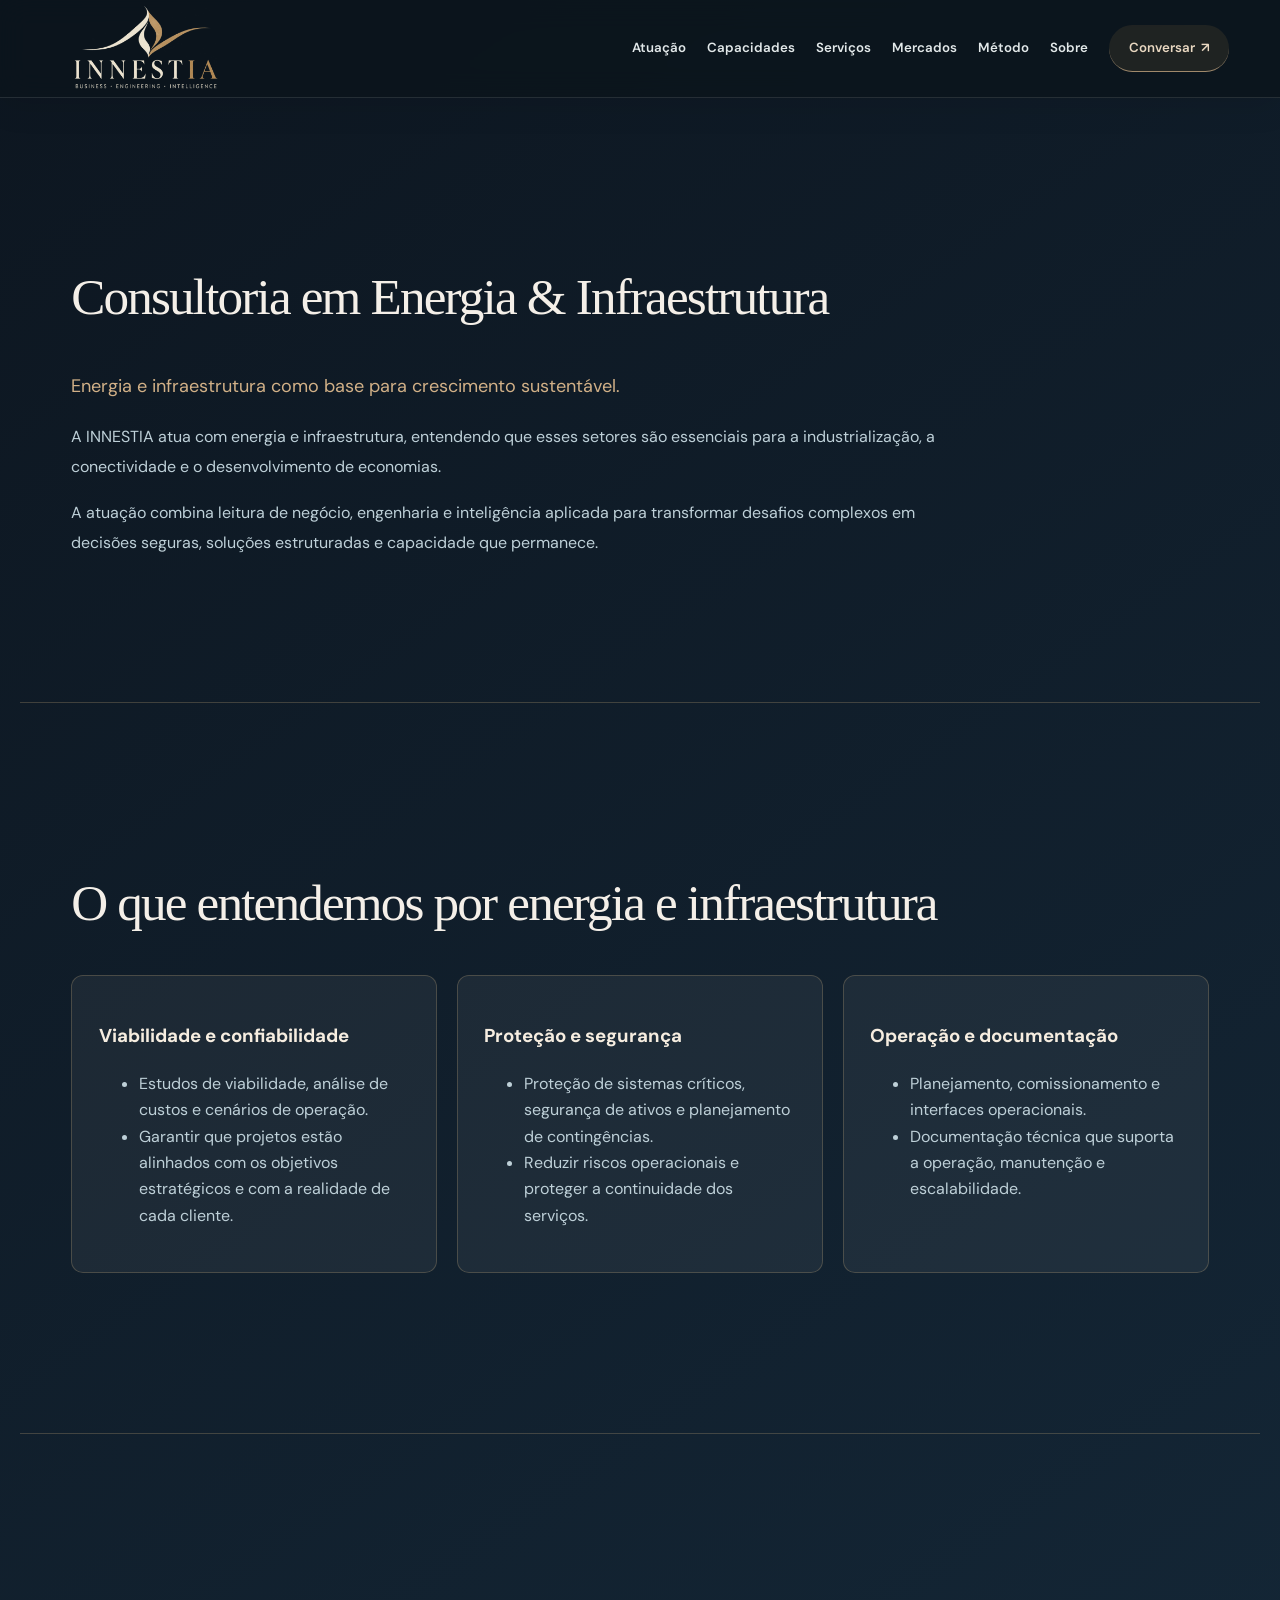
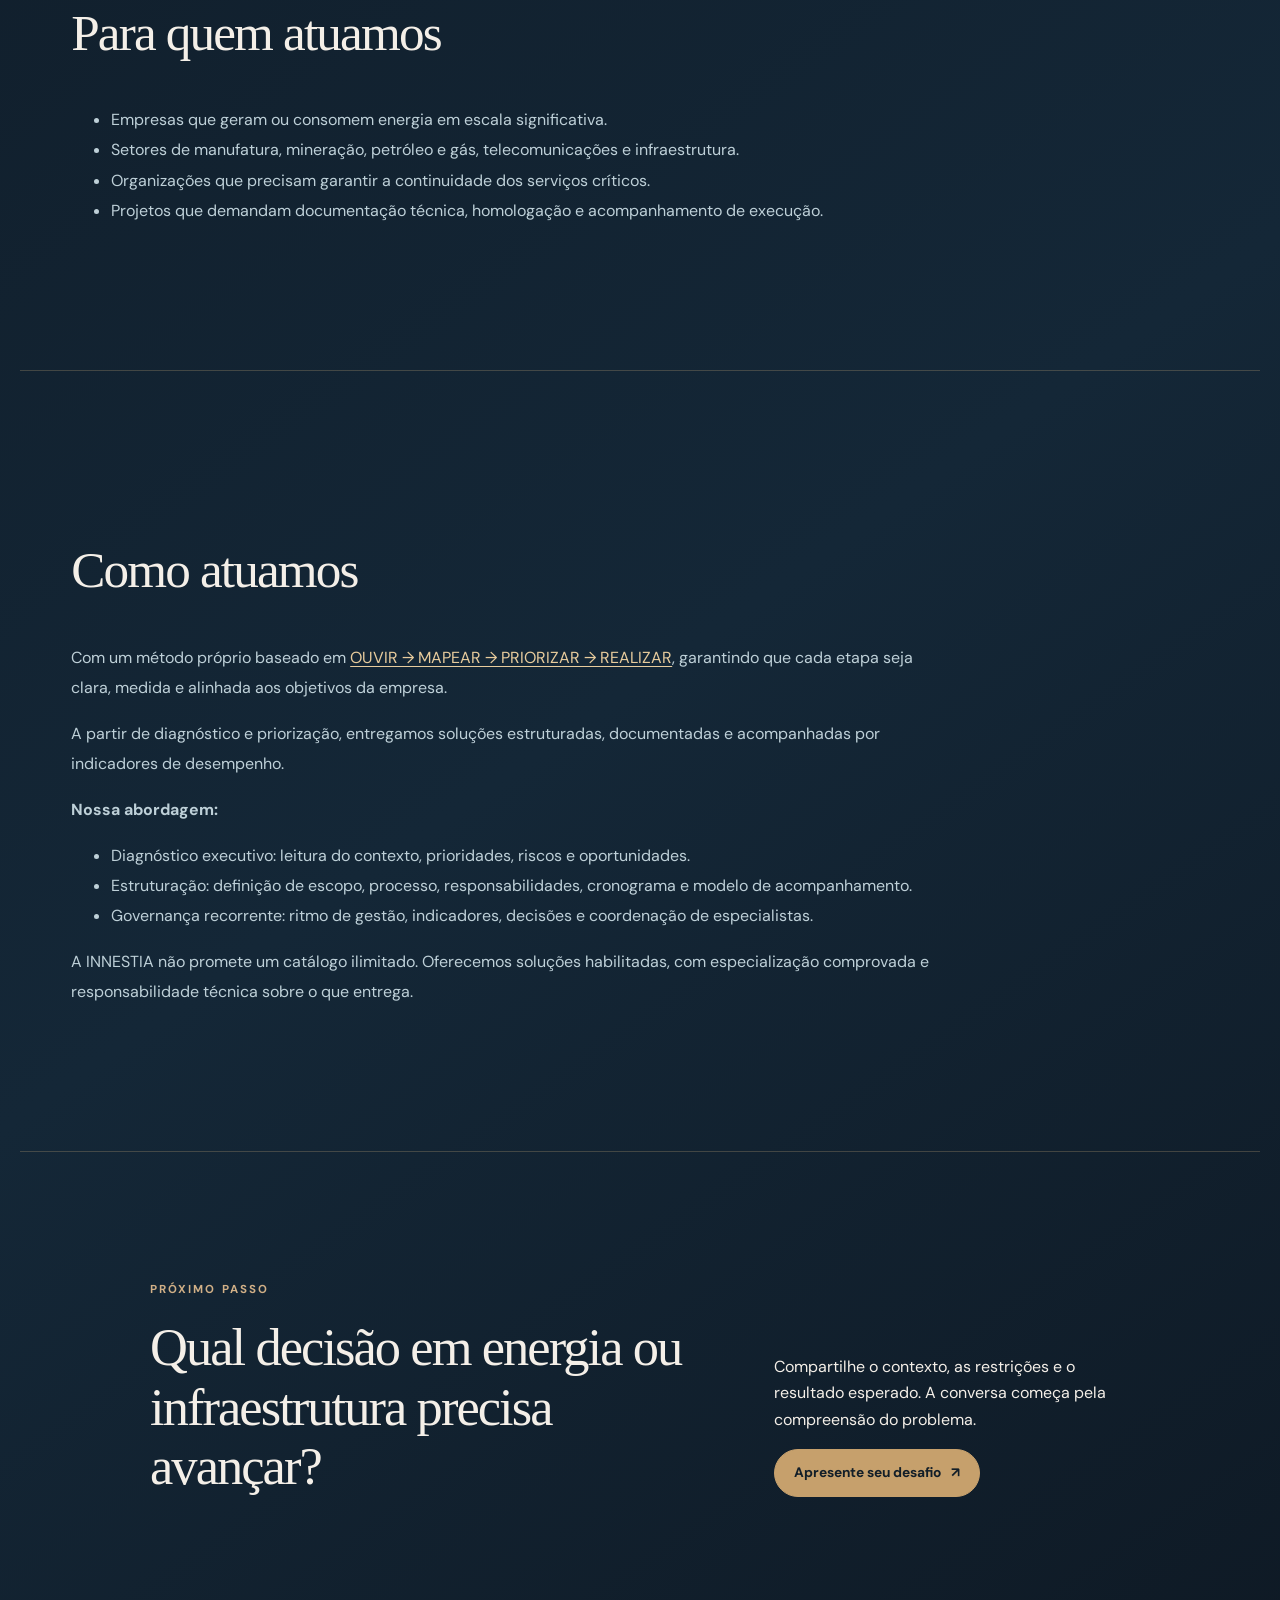
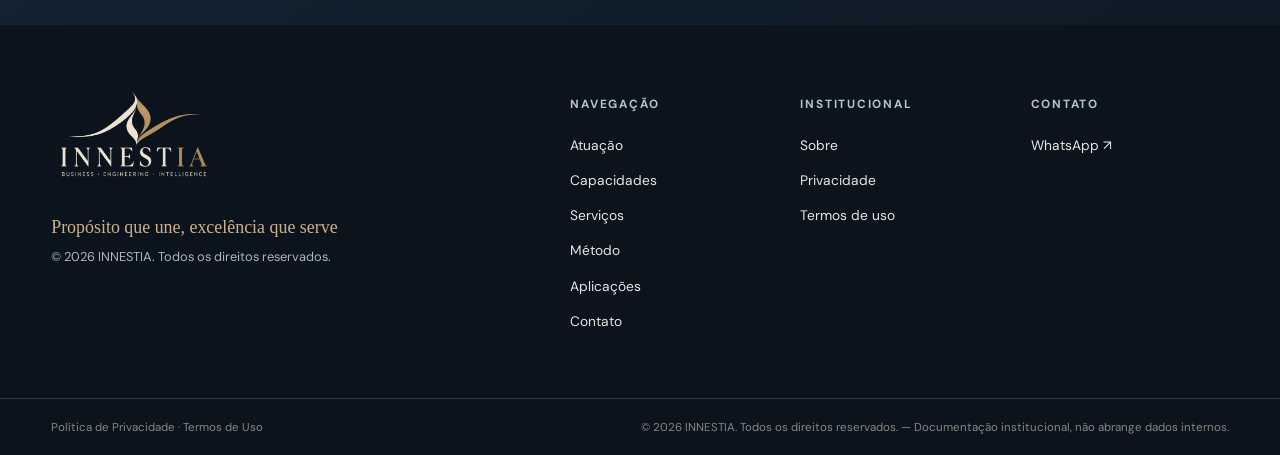
<file: energia/index.html>
<!DOCTYPE html>
<html lang="pt-BR">
<head>
  <meta charset="UTF-8">
  <meta name="viewport" content="width=device-width, initial-scale=1.0">
  <meta name="description" content="Consultoria em energia e infraestrutura para estruturar decisões, riscos, confiabilidade, projetos e governança com visão técnica e empresarial.">
  <meta name="theme-color" content="#171b18">
  <meta name="robots" content="index, follow, max-image-preview:large">
  <title>Consultoria em Energia e Infraestrutura | INNESTIA</title>
  <link rel="canonical" href="https://innestia.com.br/energia/">
  <meta property="og:locale" content="pt_BR">
  <meta property="og:type" content="website">
  <meta property="og:site_name" content="INNESTIA">
  <meta property="og:title" content="Consultoria em Energia e Infraestrutura | INNESTIA">
  <meta property="og:description" content="Decisões, riscos, confiabilidade, projetos e governança com visão técnica e empresarial.">
  <meta property="og:url" content="https://innestia.com.br/energia/">
  <meta property="og:image" content="https://innestia.com.br/static/og-image.png">
  <meta property="og:image:alt" content="INNESTIA — Energia e Infraestrutura">
  <meta name="twitter:card" content="summary_large_image">
  <meta name="twitter:title" content="Consultoria em Energia e Infraestrutura | INNESTIA">
  <meta name="twitter:description" content="Decisões, riscos, confiabilidade, projetos e governança com visão técnica e empresarial.">
  <meta name="twitter:image" content="https://innestia.com.br/static/og-image.png">
  <link rel="stylesheet" href="/static/css/main.css">
  <link rel="stylesheet" href="/static/css/dark-signature.css">
  <link rel="icon" href="/static/favicon.svg" type="image/svg+xml">
  <link rel="preconnect" href="https://fonts.googleapis.com">
  <link rel="preconnect" href="https://fonts.gstatic.com" crossorigin>
  <link href="https://fonts.googleapis.com/css2?family=DM+Sans:wght@400;500;600;700&family=Manrope:wght@400;500;600;700;800&display=swap" rel="stylesheet">
  
</head>
<body>
  <a class="skip-link" href="#principal">Pular para o conteúdo</a>
  <header class="site-header">
    <div class="nav-container">
      <a href="/" class="brand" aria-label="INNESTIA — início">
        <img src="/static/brand-v8.svg" alt="" class="brand-mark" width="190" height="91" decoding="async">
        <span class="brand-copy">
          <span class="brand-name">INNESTIA</span>
          <span class="brand-caption">Business · Engineering · Intelligence</span>
        </span>
      </a>
      <button id="menuToggle" class="menu-toggle" type="button" aria-label="Abrir menu" aria-expanded="false" aria-controls="menu">
        <span></span><span></span><span></span>
      </button>
      <nav class="nav-links-wrapper" aria-label="Navegação principal">
        <ul class="nav-links" id="menu">
          <li><a href="/#atuacao" class="nav-link">Atuação</a></li>
          <li><a href="/#capacidades" class="nav-link">Capacidades</a></li>
          <li><a href="/servicos/" class="nav-link">Serviços</a></li>
          <li><a href="/#mercados" class="nav-link">Mercados</a></li>
          <li><a href="/#metodo" class="nav-link">Método</a></li>
          <li><a href="/#sobre" class="nav-link">Sobre</a></li>
          <li><a href="https://wa.me/5511917612255" class="nav-link nav-link--cta" target="_blank" rel="noopener">Conversar <span aria-hidden="true">↗</span></a></li>
        </ul>
      </nav>
    </div>
  </header>

  <main id="principal">
    <section class="section">
  <h1 class="section-title">Consultoria em Energia &amp; Infraestrutura</h1>
  <p class="section-subtitle">Energia e infraestrutura como base para crescimento sustentável.</p>
  <p>A INNESTIA atua com energia e infraestrutura, entendendo que esses setores são essenciais para a industrialização, a conectividade e o desenvolvimento de economias.</p>
  <p>A atuação combina leitura de negócio, engenharia e inteligência aplicada para transformar desafios complexos em decisões seguras, soluções estruturadas e capacidade que permanece.</p>
</section>
<section class="section">
  <h2 class="section-title">O que entendemos por energia e infraestrutura</h2>
  <div class="row">
    <div class="col">
      <h3>Viabilidade e confiabilidade</h3>
      <ul>
        <li>Estudos de viabilidade, análise de custos e cenários de operação.</li>
        <li>Garantir que projetos estão alinhados com os objetivos estratégicos e com a realidade de cada cliente.</li>
      </ul>
    </div>
    <div class="col">
      <h3>Proteção e segurança</h3>
      <ul>
        <li>Proteção de sistemas críticos, segurança de ativos e planejamento de contingências.</li>
        <li>Reduzir riscos operacionais e proteger a continuidade dos serviços.</li>
      </ul>
    </div>
    <div class="col">
      <h3>Operação e documentação</h3>
      <ul>
        <li>Planejamento, comissionamento e interfaces operacionais.</li>
        <li>Documentação técnica que suporta a operação, manutenção e escalabilidade.</li>
      </ul>
    </div>
  </div>
</section>
<section class="section">
  <h2 class="section-title">Para quem atuamos</h2>
  <ul>
    <li>Empresas que geram ou consomem energia em escala significativa.</li>
    <li>Setores de manufatura, mineração, petróleo e gás, telecomunicações e infraestrutura.</li>
    <li>Organizações que precisam garantir a continuidade dos serviços críticos.</li>
    <li>Projetos que demandam documentação técnica, homologação e acompanhamento de execução.</li>
  </ul>
</section>
<section class="section">
  <h2 class="section-title">Como atuamos</h2>
  <p>Com um método próprio baseado em <a href="/metodologia">OUVIR → MAPEAR → PRIORIZAR → REALIZAR</a>, garantindo que cada etapa seja clara, medida e alinhada aos objetivos da empresa.</p>
  <p>A partir de diagnóstico e priorização, entregamos soluções estruturadas, documentadas e acompanhadas por indicadores de desempenho.</p>
  <p><strong>Nossa abordagem:</strong></p>
  <ul>
    <li>Diagnóstico executivo: leitura do contexto, prioridades, riscos e oportunidades.</li>
    <li>Estruturação: definição de escopo, processo, responsabilidades, cronograma e modelo de acompanhamento.</li>
    <li>Governança recorrente: ritmo de gestão, indicadores, decisões e coordenação de especialistas.</li>
  </ul>
  <p>A INNESTIA não promete um catálogo ilimitado. Oferecemos soluções habilitadas, com especialização comprovada e responsabilidade técnica sobre o que entrega.</p>
</section>

<section class="section section--ink">
  <div class="container section-heading section-heading--split section-heading--inverse">
    <div><p class="section-kicker">Próximo passo</p><h2>Qual decisão em energia ou infraestrutura precisa avançar?</h2></div>
    <div><p>Compartilhe o contexto, as restrições e o resultado esperado. A conversa começa pela compreensão do problema.</p><a class="btn btn-primary" href="/contato/">Apresente seu desafio <span aria-hidden="true">↗</span></a></div>
  </div>
</section>

  </main>

  <footer class="site-footer">
    <div class="footer-container">
      <div class="footer-about">
        <a href="/" class="brand brand--footer" aria-label="INNESTIA — início">
          <img src="/static/brand-v8.svg" alt="" class="brand-mark" width="190" height="91" decoding="async">
          <span class="brand-copy">
            <span class="brand-name">INNESTIA</span>
            <span class="brand-caption">Business · Engineering · Intelligence</span>
          </span>
        </a>
        <p class="footer-tagline">Propósito que une, excelência que serve</p>
        <p class="footer-copy">© 2026 INNESTIA. Todos os direitos reservados.</p>
      </div>
      <div class="footer-links">
        <div class="footer-col">
          <h3>Navegação</h3>
          <ul>
            <li><a href="/#atuacao">Atuação</a></li>
            <li><a href="/#capacidades">Capacidades</a></li>
            <li><a href="/servicos/">Serviços</a></li>
            <li><a href="/#metodo">Método</a></li>
            <li><a href="/#aplicacoes">Aplicações</a></li>
            <li><a href="/contato/">Contato</a></li>
          </ul>
        </div>
        <div class="footer-col">
          <h3>Institucional</h3>
          <ul>
            <li><a href="/sobre">Sobre</a></li>
            <li><a href="/politica">Privacidade</a></li>
            <li><a href="/termos">Termos de uso</a></li>
          </ul>
        </div>
        <div class="footer-col">
          <h3>Contato</h3>
          <ul>
            <li><a href="https://wa.me/5511917612255" target="_blank" rel="noopener">WhatsApp ↗</a></li>
          </ul>
        </div>
      </div>
    </div>
    <div class="footer-legal">
      <div class="container footer-legal-container">
        <p><a href="/politica">Política de Privacidade</a><span aria-hidden="true"> · </span><a href="/termos">Termos de Uso</a></p>
        <p>© 2026 INNESTIA. Todos os direitos reservados. — Documentação institucional, não abrange dados internos.</p>
      </div>
    </div>
  </footer>

  <script src="/static/js/main.js"></script>
</body>
</html>
</file>
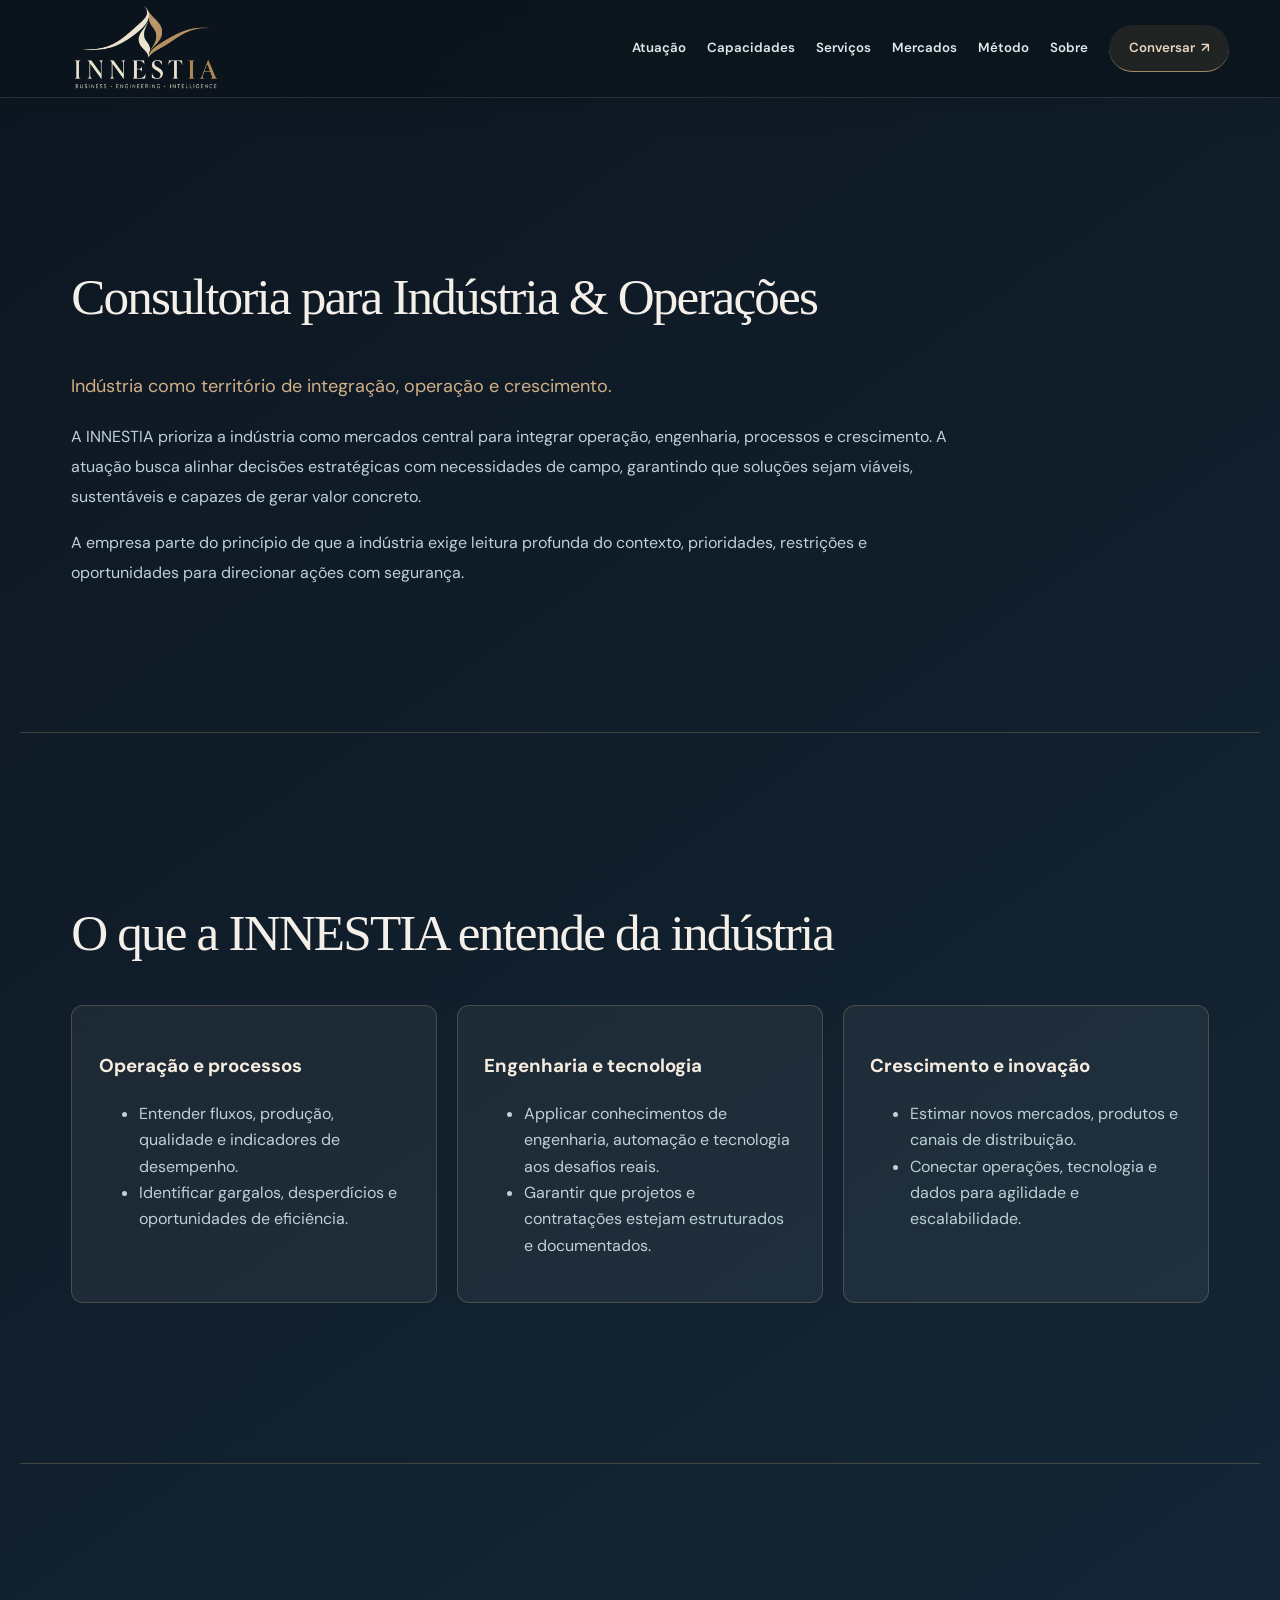
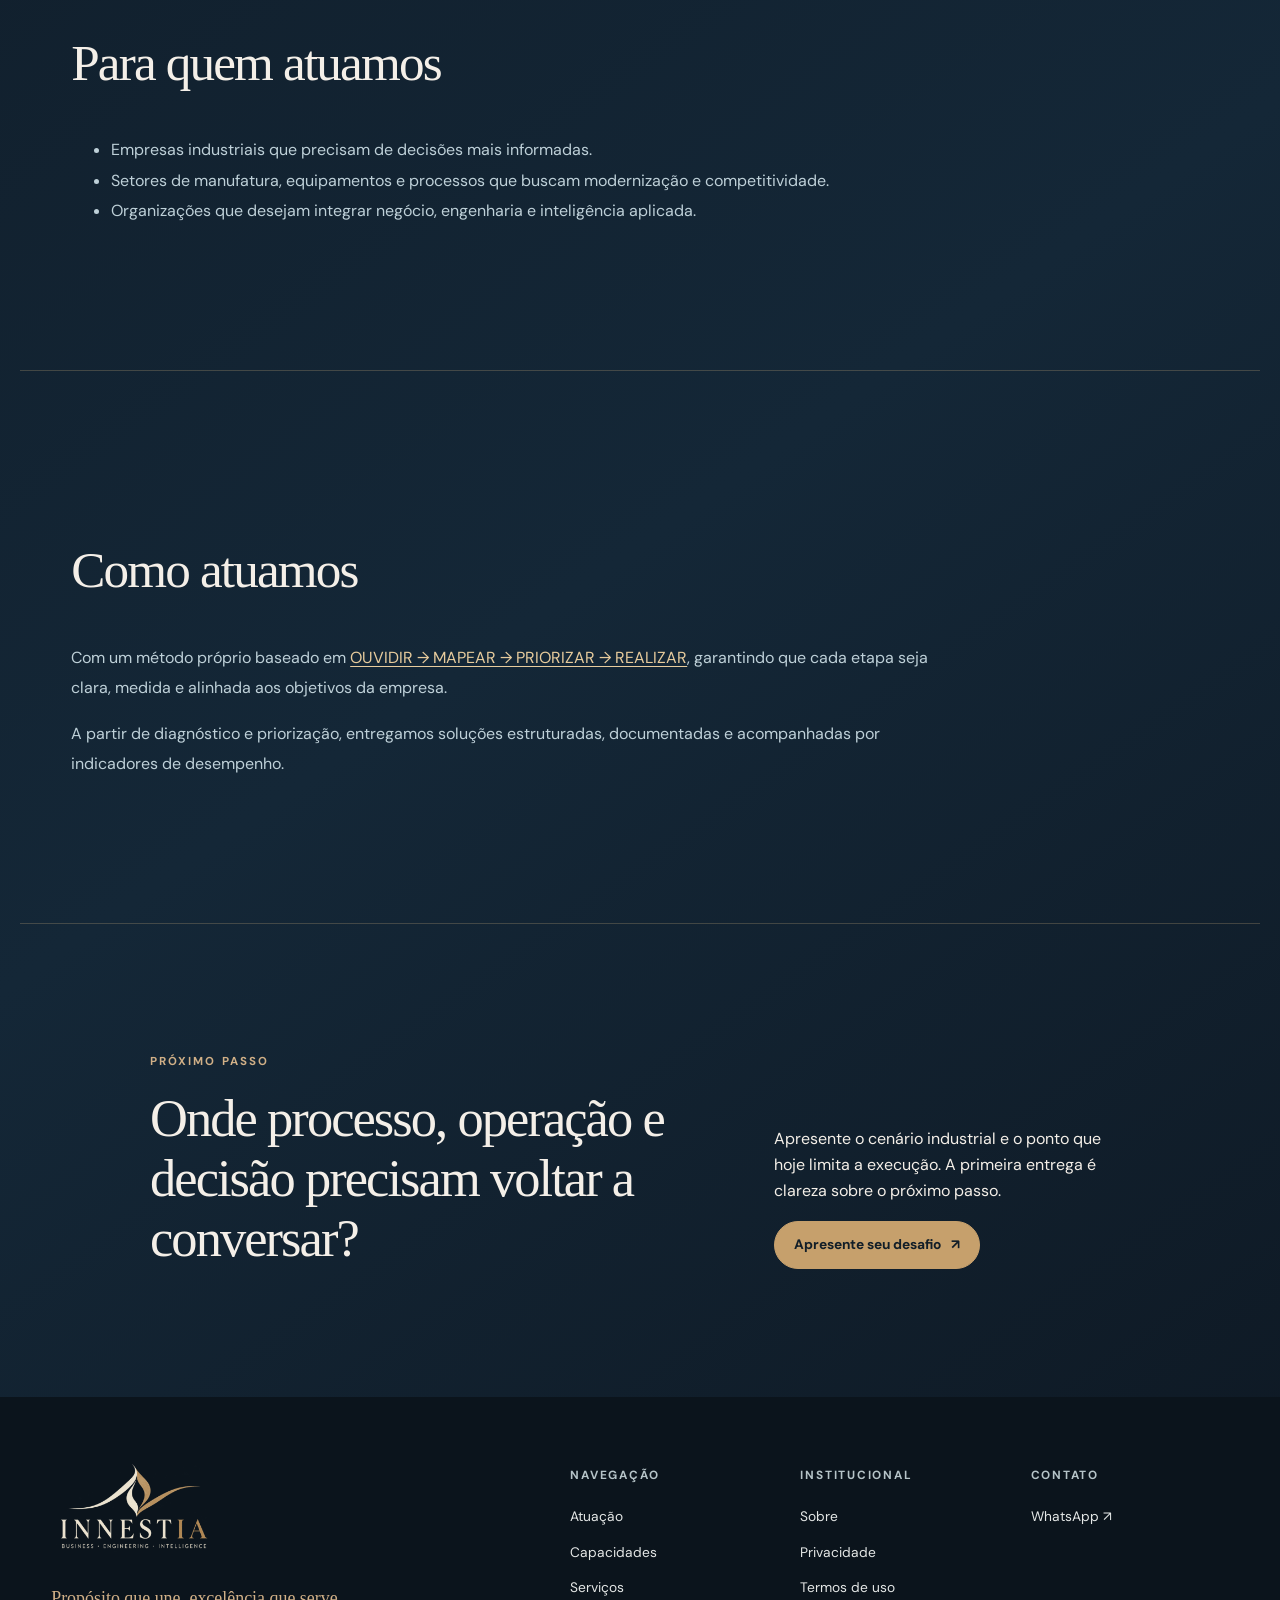
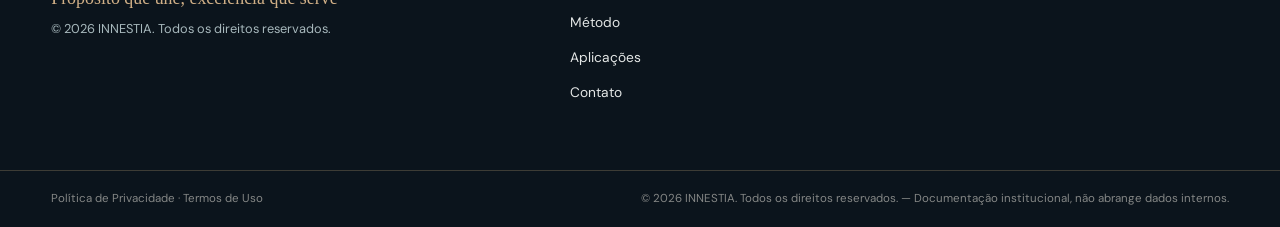
<file: industria/index.html>
<!DOCTYPE html>
<html lang="pt-BR">
<head>
  <meta charset="UTF-8">
  <meta name="viewport" content="width=device-width, initial-scale=1.0">
  <meta name="description" content="Melhoria de processos industriais, governança operacional e engenharia integrada para decisões mais seguras e operações consistentes.">
  <meta name="theme-color" content="#171b18">
  <meta name="robots" content="index, follow, max-image-preview:large">
  <title>Consultoria para Indústria e Operações | INNESTIA</title>
  <link rel="canonical" href="https://innestia.com.br/industria/">
  <meta property="og:locale" content="pt_BR">
  <meta property="og:type" content="website">
  <meta property="og:site_name" content="INNESTIA">
  <meta property="og:title" content="Consultoria para Indústria e Operações | INNESTIA">
  <meta property="og:description" content="Processos industriais, governança operacional e engenharia integrada para decisões mais seguras.">
  <meta property="og:url" content="https://innestia.com.br/industria/">
  <meta property="og:image" content="https://innestia.com.br/static/og-image.png">
  <meta property="og:image:alt" content="INNESTIA — Indústria e Operações">
  <meta name="twitter:card" content="summary_large_image">
  <meta name="twitter:title" content="Consultoria para Indústria e Operações | INNESTIA">
  <meta name="twitter:description" content="Processos industriais, governança operacional e engenharia integrada para decisões mais seguras.">
  <meta name="twitter:image" content="https://innestia.com.br/static/og-image.png">
  <link rel="stylesheet" href="/static/css/main.css">
  <link rel="stylesheet" href="/static/css/dark-signature.css">
  <link rel="icon" href="/static/favicon.svg" type="image/svg+xml">
  <link rel="preconnect" href="https://fonts.googleapis.com">
  <link rel="preconnect" href="https://fonts.gstatic.com" crossorigin>
  <link href="https://fonts.googleapis.com/css2?family=DM+Sans:wght@400;500;600;700&family=Manrope:wght@400;500;600;700;800&display=swap" rel="stylesheet">
  
</head>
<body>
  <a class="skip-link" href="#principal">Pular para o conteúdo</a>
  <header class="site-header">
    <div class="nav-container">
      <a href="/" class="brand" aria-label="INNESTIA — início">
        <img src="/static/brand-v8.svg" alt="" class="brand-mark" width="190" height="91" decoding="async">
        <span class="brand-copy">
          <span class="brand-name">INNESTIA</span>
          <span class="brand-caption">Business · Engineering · Intelligence</span>
        </span>
      </a>
      <button id="menuToggle" class="menu-toggle" type="button" aria-label="Abrir menu" aria-expanded="false" aria-controls="menu">
        <span></span><span></span><span></span>
      </button>
      <nav class="nav-links-wrapper" aria-label="Navegação principal">
        <ul class="nav-links" id="menu">
          <li><a href="/#atuacao" class="nav-link">Atuação</a></li>
          <li><a href="/#capacidades" class="nav-link">Capacidades</a></li>
          <li><a href="/servicos/" class="nav-link">Serviços</a></li>
          <li><a href="/#mercados" class="nav-link">Mercados</a></li>
          <li><a href="/#metodo" class="nav-link">Método</a></li>
          <li><a href="/#sobre" class="nav-link">Sobre</a></li>
          <li><a href="https://wa.me/5511917612255" class="nav-link nav-link--cta" target="_blank" rel="noopener">Conversar <span aria-hidden="true">↗</span></a></li>
        </ul>
      </nav>
    </div>
  </header>

  <main id="principal">
    <section class="section">
  <h1 class="section-title">Consultoria para Indústria &amp; Operações</h1>
  <p class="section-subtitle">Indústria como território de integração, operação e crescimento.</p>
  <p>A INNESTIA prioriza a indústria como mercados central para integrar operação, engenharia, processos e crescimento. A atuação busca alinhar decisões estratégicas com necessidades de campo, garantindo que soluções sejam viáveis, sustentáveis e capazes de gerar valor concreto.</p>
  <p>A empresa parte do princípio de que a indústria exige leitura profunda do contexto, prioridades, restrições e oportunidades para direcionar ações com segurança.</p>
</section>
<section class="section">
  <h2 class="section-title">O que a INNESTIA entende da indústria</h2>
  <div class="row">
    <div class="col">
      <h3>Operação e processos</h3>
      <ul>
        <li>Entender fluxos, produção, qualidade e indicadores de desempenho.</li>
        <li>Identificar gargalos, desperdícios e oportunidades de eficiência.</li>
      </ul>
    </div>
    <div class="col">
      <h3>Engenharia e tecnologia</h3>
      <ul>
        <li>Applicar conhecimentos de engenharia, automação e tecnologia aos desafios reais.</li>
        <li>Garantir que projetos e contratações estejam estruturados e documentados.</li>
      </ul>
    </div>
    <div class="col">
      <h3>Crescimento e inovação</h3>
      <ul>
        <li>Estimar novos mercados, produtos e canais de distribuição.</li>
        <li>Conectar operações, tecnologia e dados para agilidade e escalabilidade.</li>
      </ul>
    </div>
  </div>
</section>
<section class="section">
  <h2 class="section-title">Para quem atuamos</h2>
  <ul>
    <li>Empresas industriais que precisam de decisões mais informadas.</li>
    <li>Setores de manufatura, equipamentos e processos que buscam modernização e competitividade.</li>
    <li>Organizações que desejam integrar negócio, engenharia e inteligência aplicada.</li>
  </ul>
</section>
<section class="section">
  <h2 class="section-title">Como atuamos</h2>
  <p>Com um método próprio baseado em <a href="/metodologia">OUVIDIR → MAPEAR → PRIORIZAR → REALIZAR</a>, garantindo que cada etapa seja clara, medida e alinhada aos objetivos da empresa.</p>
  <p>A partir de diagnóstico e priorização, entregamos soluções estruturadas, documentadas e acompanhadas por indicadores de desempenho.</p>
</section>

<section class="section section--ink">
  <div class="container section-heading section-heading--split section-heading--inverse">
    <div><p class="section-kicker">Próximo passo</p><h2>Onde processo, operação e decisão precisam voltar a conversar?</h2></div>
    <div><p>Apresente o cenário industrial e o ponto que hoje limita a execução. A primeira entrega é clareza sobre o próximo passo.</p><a class="btn btn-primary" href="/contato/">Apresente seu desafio <span aria-hidden="true">↗</span></a></div>
  </div>
</section>

  </main>

  <footer class="site-footer">
    <div class="footer-container">
      <div class="footer-about">
        <a href="/" class="brand brand--footer" aria-label="INNESTIA — início">
          <img src="/static/brand-v8.svg" alt="" class="brand-mark" width="190" height="91" decoding="async">
          <span class="brand-copy">
            <span class="brand-name">INNESTIA</span>
            <span class="brand-caption">Business · Engineering · Intelligence</span>
          </span>
        </a>
        <p class="footer-tagline">Propósito que une, excelência que serve</p>
        <p class="footer-copy">© 2026 INNESTIA. Todos os direitos reservados.</p>
      </div>
      <div class="footer-links">
        <div class="footer-col">
          <h3>Navegação</h3>
          <ul>
            <li><a href="/#atuacao">Atuação</a></li>
            <li><a href="/#capacidades">Capacidades</a></li>
            <li><a href="/servicos/">Serviços</a></li>
            <li><a href="/#metodo">Método</a></li>
            <li><a href="/#aplicacoes">Aplicações</a></li>
            <li><a href="/contato/">Contato</a></li>
          </ul>
        </div>
        <div class="footer-col">
          <h3>Institucional</h3>
          <ul>
            <li><a href="/sobre">Sobre</a></li>
            <li><a href="/politica">Privacidade</a></li>
            <li><a href="/termos">Termos de uso</a></li>
          </ul>
        </div>
        <div class="footer-col">
          <h3>Contato</h3>
          <ul>
            <li><a href="https://wa.me/5511917612255" target="_blank" rel="noopener">WhatsApp ↗</a></li>
          </ul>
        </div>
      </div>
    </div>
    <div class="footer-legal">
      <div class="container footer-legal-container">
        <p><a href="/politica">Política de Privacidade</a><span aria-hidden="true"> · </span><a href="/termos">Termos de Uso</a></p>
        <p>© 2026 INNESTIA. Todos os direitos reservados. — Documentação institucional, não abrange dados internos.</p>
      </div>
    </div>
  </footer>

  <script src="/static/js/main.js"></script>
</body>
</html>
</file>
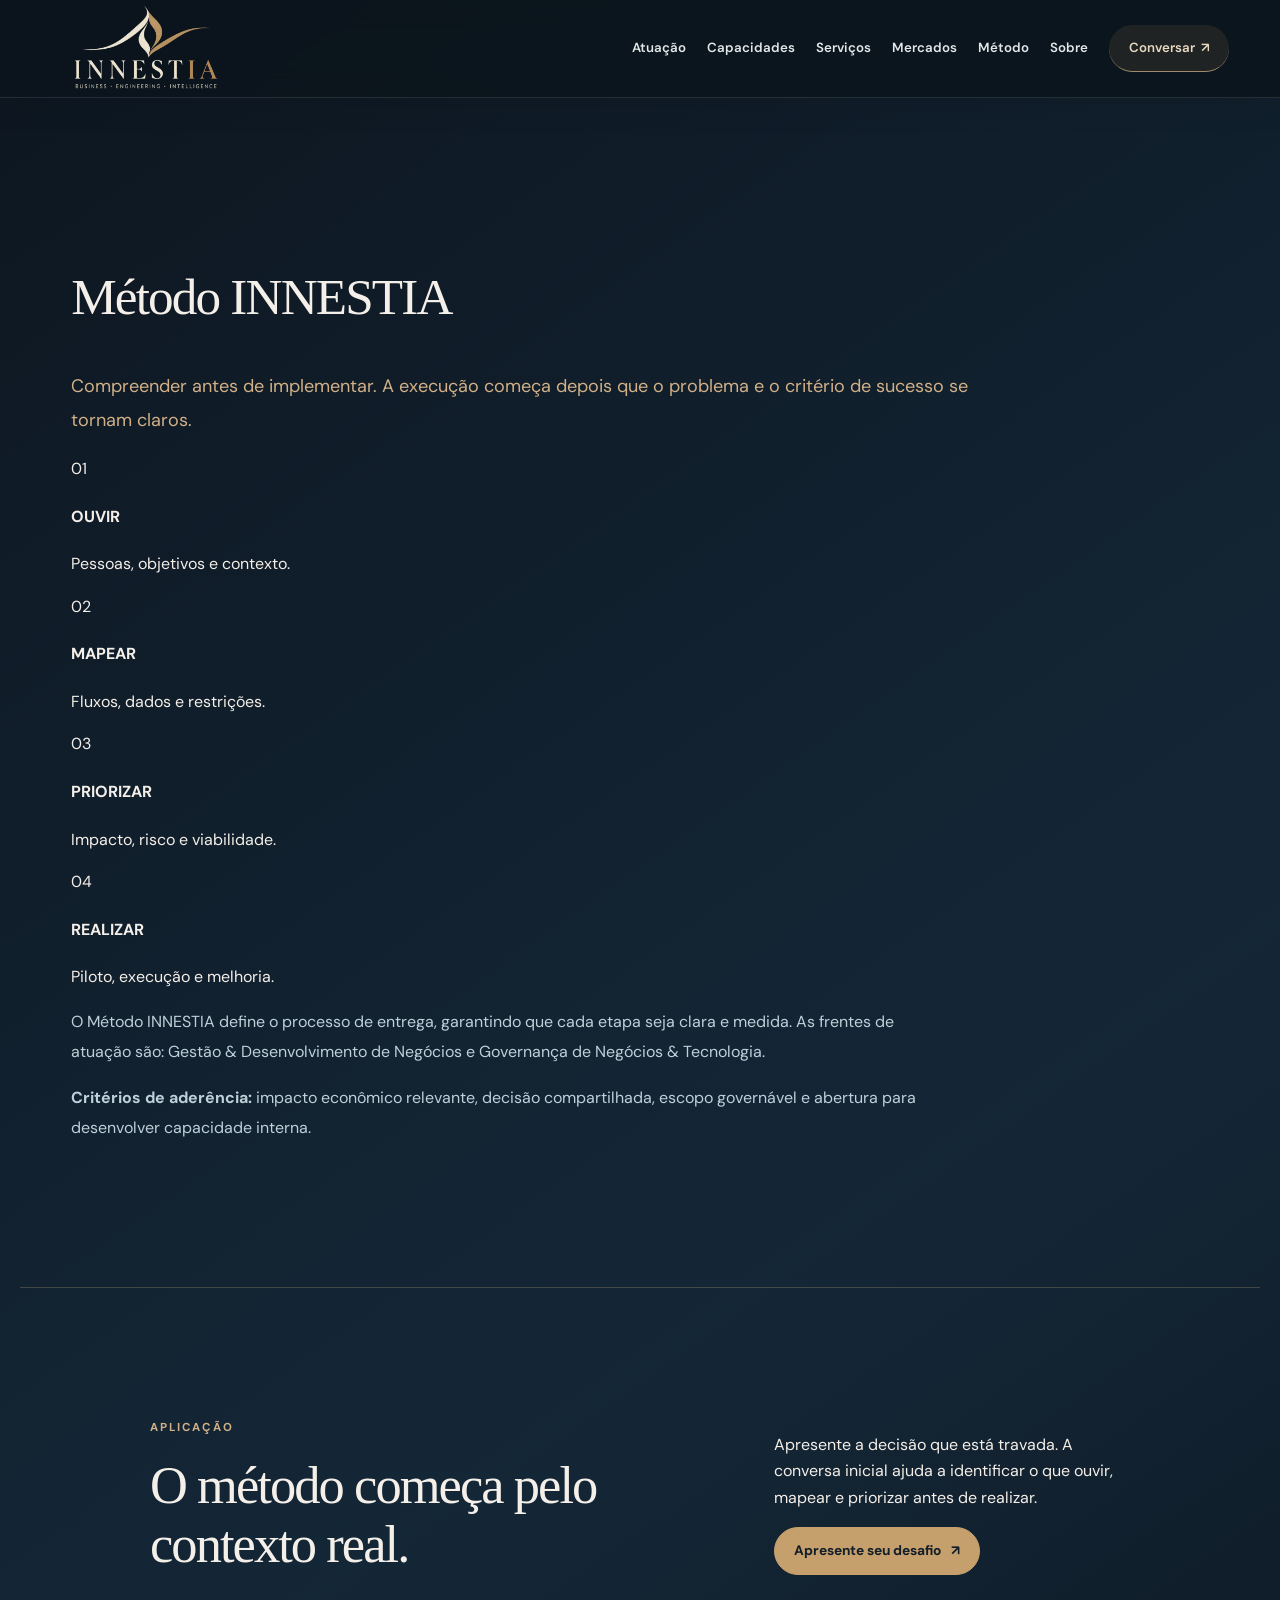
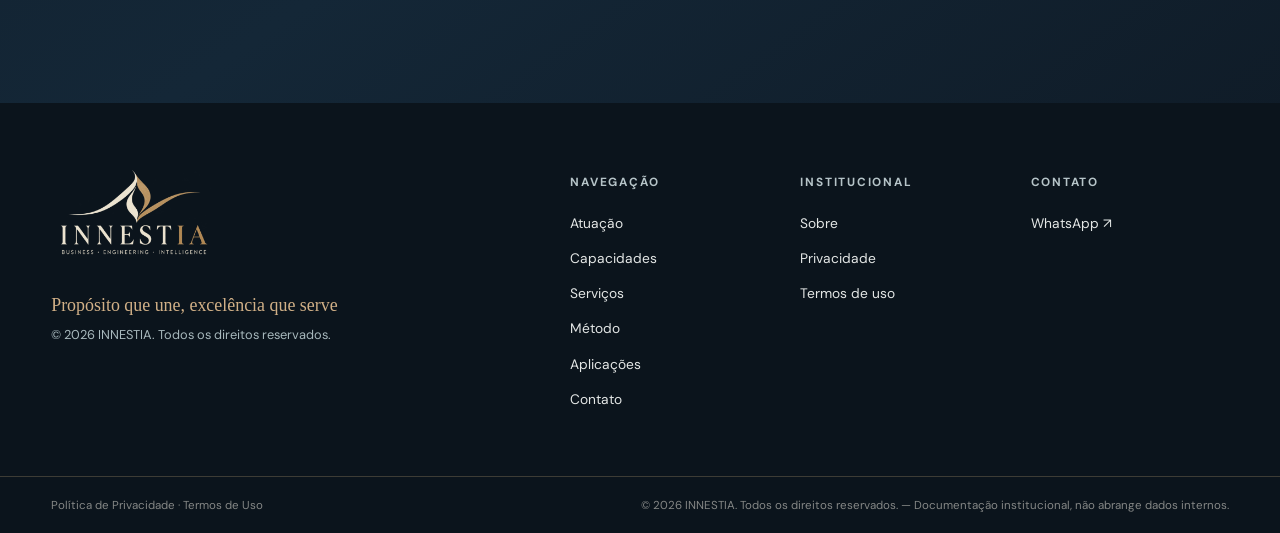
<file: metodologia/index.html>
<!DOCTYPE html>
<html lang="pt-BR">
<head>
  <meta charset="UTF-8">
  <meta name="viewport" content="width=device-width, initial-scale=1.0">
  <meta name="description" content="Conheça o método INNESTIA: ouvir, mapear, priorizar e realizar para transformar contexto em decisões e execução responsável.">
  <meta name="theme-color" content="#171b18">
  <meta name="robots" content="index, follow, max-image-preview:large">
  <title>Método INNESTIA | Ouvir, Mapear, Priorizar e Realizar</title>
  <link rel="canonical" href="https://innestia.com.br/metodologia/">
  <meta property="og:locale" content="pt_BR">
  <meta property="og:type" content="website">
  <meta property="og:site_name" content="INNESTIA">
  <meta property="og:title" content="Método INNESTIA | Ouvir, Mapear, Priorizar e Realizar">
  <meta property="og:description" content="Um processo para compreender o contexto, reduzir ruído e construir o próximo passo com segurança.">
  <meta property="og:url" content="https://innestia.com.br/metodologia/">
  <meta property="og:image" content="https://innestia.com.br/static/og-image.png">
  <meta property="og:image:alt" content="Método INNESTIA — Ouvir, Mapear, Priorizar e Realizar">
  <meta name="twitter:card" content="summary_large_image">
  <meta name="twitter:title" content="Método INNESTIA | Ouvir, Mapear, Priorizar e Realizar">
  <meta name="twitter:description" content="Um processo para compreender o contexto, reduzir ruído e construir o próximo passo com segurança.">
  <meta name="twitter:image" content="https://innestia.com.br/static/og-image.png">
  <link rel="stylesheet" href="/static/css/main.css">
  <link rel="stylesheet" href="/static/css/dark-signature.css">
  <link rel="icon" href="/static/favicon.svg" type="image/svg+xml">
  <link rel="preconnect" href="https://fonts.googleapis.com">
  <link rel="preconnect" href="https://fonts.gstatic.com" crossorigin>
  <link href="https://fonts.googleapis.com/css2?family=DM+Sans:wght@400;500;600;700&family=Manrope:wght@400;500;600;700;800&display=swap" rel="stylesheet">
  
</head>
<body>
  <a class="skip-link" href="#principal">Pular para o conteúdo</a>
  <header class="site-header">
    <div class="nav-container">
      <a href="/" class="brand" aria-label="INNESTIA — início">
        <img src="/static/brand-v8.svg" alt="" class="brand-mark" width="190" height="91" decoding="async">
        <span class="brand-copy">
          <span class="brand-name">INNESTIA</span>
          <span class="brand-caption">Business · Engineering · Intelligence</span>
        </span>
      </a>
      <button id="menuToggle" class="menu-toggle" type="button" aria-label="Abrir menu" aria-expanded="false" aria-controls="menu">
        <span></span><span></span><span></span>
      </button>
      <nav class="nav-links-wrapper" aria-label="Navegação principal">
        <ul class="nav-links" id="menu">
          <li><a href="/#atuacao" class="nav-link">Atuação</a></li>
          <li><a href="/#capacidades" class="nav-link">Capacidades</a></li>
          <li><a href="/servicos/" class="nav-link">Serviços</a></li>
          <li><a href="/#mercados" class="nav-link">Mercados</a></li>
          <li><a href="/#metodo" class="nav-link">Método</a></li>
          <li><a href="/#sobre" class="nav-link">Sobre</a></li>
          <li><a href="https://wa.me/5511917612255" class="nav-link nav-link--cta" target="_blank" rel="noopener">Conversar <span aria-hidden="true">↗</span></a></li>
        </ul>
      </nav>
    </div>
  </header>

  <main id="principal">
    <section class="section">
  <h1 class="section-title">Método INNESTIA</h1>
  <p class="section-subtitle">Compreender antes de implementar. A execução começa depois que o problema e o critério de sucesso se tornam claros.</p>
  <div class="method-steps">
    <div class="method-step">
      <div class="step-number">01</div>
      <h4>OUVIR</h4>
      <p>Pessoas, objetivos e contexto.</p>
    </div>
    <div class="method-step">
      <div class="step-number">02</div>
      <h4>MAPEAR</h4>
      <p>Fluxos, dados e restrições.</p>
    </div>
    <div class="method-step">
      <div class="step-number">03</div>
      <h4>PRIORIZAR</h4>
      <p>Impacto, risco e viabilidade.</p>
    </div>
    <div class="method-step">
      <div class="step-number">04</div>
      <h4>REALIZAR</h4>
      <p>Piloto, execução e melhoria.</p>
    </div>
  </div>
  <p>O Método INNESTIA define o processo de entrega, garantindo que cada etapa seja clara e medida. As frentes de atuação são: Gestão &amp; Desenvolvimento de Negócios e Governança de Negócios &amp; Tecnologia.</p>
  <p><strong>Critérios de aderência:</strong> impacto econômico relevante, decisão compartilhada, escopo governável e abertura para desenvolver capacidade interna.</p>
</section>

<section class="section section--ink">
  <div class="container section-heading section-heading--split section-heading--inverse">
    <div><p class="section-kicker">Aplicação</p><h2>O método começa pelo contexto real.</h2></div>
    <div><p>Apresente a decisão que está travada. A conversa inicial ajuda a identificar o que ouvir, mapear e priorizar antes de realizar.</p><a class="btn btn-primary" href="/contato/">Apresente seu desafio <span aria-hidden="true">↗</span></a></div>
  </div>
</section>

  </main>

  <footer class="site-footer">
    <div class="footer-container">
      <div class="footer-about">
        <a href="/" class="brand brand--footer" aria-label="INNESTIA — início">
          <img src="/static/brand-v8.svg" alt="" class="brand-mark" width="190" height="91" decoding="async">
          <span class="brand-copy">
            <span class="brand-name">INNESTIA</span>
            <span class="brand-caption">Business · Engineering · Intelligence</span>
          </span>
        </a>
        <p class="footer-tagline">Propósito que une, excelência que serve</p>
        <p class="footer-copy">© 2026 INNESTIA. Todos os direitos reservados.</p>
      </div>
      <div class="footer-links">
        <div class="footer-col">
          <h3>Navegação</h3>
          <ul>
            <li><a href="/#atuacao">Atuação</a></li>
            <li><a href="/#capacidades">Capacidades</a></li>
            <li><a href="/servicos/">Serviços</a></li>
            <li><a href="/#metodo">Método</a></li>
            <li><a href="/#aplicacoes">Aplicações</a></li>
            <li><a href="/contato/">Contato</a></li>
          </ul>
        </div>
        <div class="footer-col">
          <h3>Institucional</h3>
          <ul>
            <li><a href="/sobre">Sobre</a></li>
            <li><a href="/politica">Privacidade</a></li>
            <li><a href="/termos">Termos de uso</a></li>
          </ul>
        </div>
        <div class="footer-col">
          <h3>Contato</h3>
          <ul>
            <li><a href="https://wa.me/5511917612255" target="_blank" rel="noopener">WhatsApp ↗</a></li>
          </ul>
        </div>
      </div>
    </div>
    <div class="footer-legal">
      <div class="container footer-legal-container">
        <p><a href="/politica">Política de Privacidade</a><span aria-hidden="true"> · </span><a href="/termos">Termos de Uso</a></p>
        <p>© 2026 INNESTIA. Todos os direitos reservados. — Documentação institucional, não abrange dados internos.</p>
      </div>
    </div>
  </footer>

  <script src="/static/js/main.js"></script>
</body>
</html>
</file>
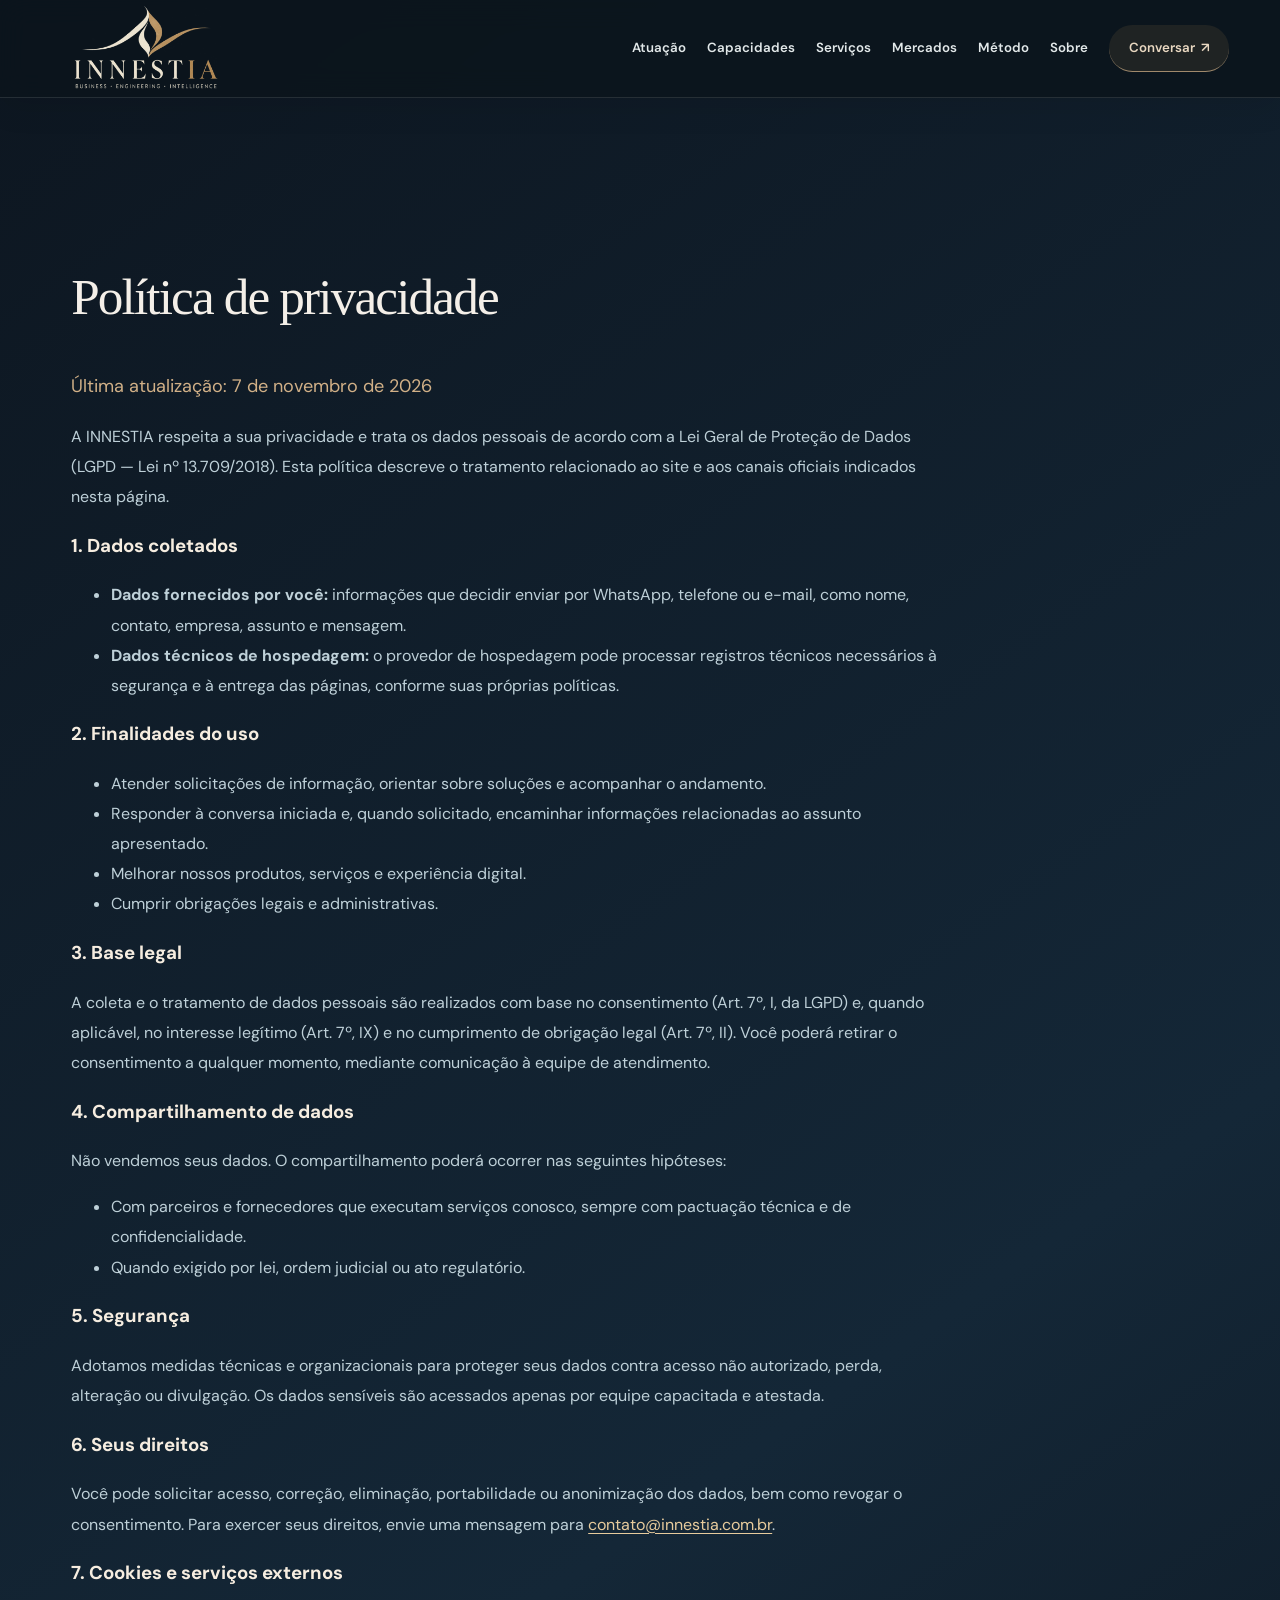
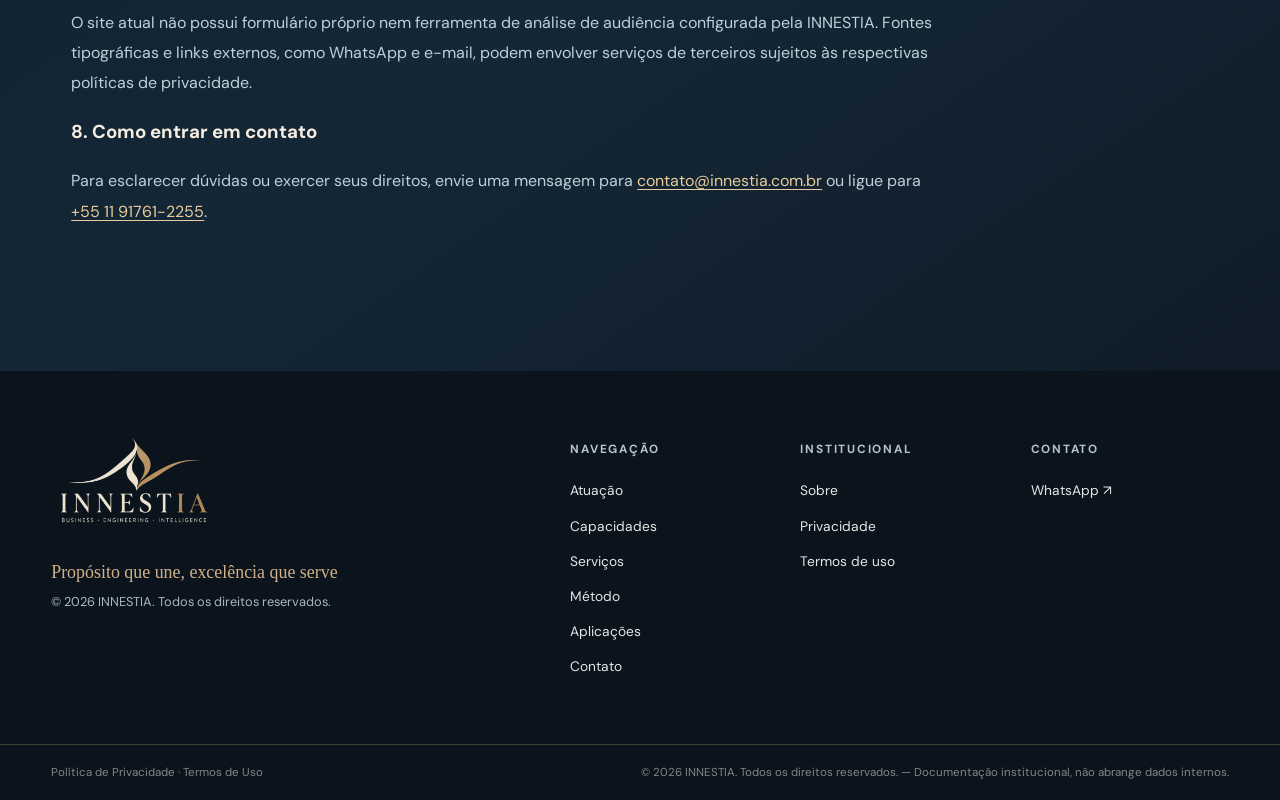
<file: politica/index.html>
<!DOCTYPE html>
<html lang="pt-BR">
<head>
  <meta charset="UTF-8">
  <meta name="viewport" content="width=device-width, initial-scale=1.0">
  <meta name="description" content="Saiba como a INNESTIA trata dados pessoais recebidos por seus canais oficiais, conforme a LGPD e as práticas de segurança aplicáveis.">
  <meta name="theme-color" content="#171b18">
  <meta name="robots" content="index, follow">
  <title>Política de Privacidade | INNESTIA</title>
  <link rel="canonical" href="https://innestia.com.br/politica/">
  <meta property="og:locale" content="pt_BR">
  <meta property="og:type" content="website">
  <meta property="og:site_name" content="INNESTIA">
  <meta property="og:title" content="Política de Privacidade | INNESTIA">
  <meta property="og:description" content="Como a INNESTIA trata dados pessoais recebidos por seus canais oficiais.">
  <meta property="og:url" content="https://innestia.com.br/politica/">
  <meta property="og:image" content="https://innestia.com.br/static/og-image.png">
  <meta name="twitter:card" content="summary_large_image">
  <meta name="twitter:title" content="Política de Privacidade | INNESTIA">
  <meta name="twitter:description" content="Como a INNESTIA trata dados pessoais recebidos por seus canais oficiais.">
  <meta name="twitter:image" content="https://innestia.com.br/static/og-image.png">
  <link rel="stylesheet" href="/static/css/main.css">
  <link rel="stylesheet" href="/static/css/dark-signature.css">
  <link rel="icon" href="/static/favicon.svg" type="image/svg+xml">
  <link rel="preconnect" href="https://fonts.googleapis.com">
  <link rel="preconnect" href="https://fonts.gstatic.com" crossorigin>
  <link href="https://fonts.googleapis.com/css2?family=DM+Sans:wght@400;500;600;700&family=Manrope:wght@400;500;600;700;800&display=swap" rel="stylesheet">
  
</head>
<body>
  <a class="skip-link" href="#principal">Pular para o conteúdo</a>
  <header class="site-header">
    <div class="nav-container">
      <a href="/" class="brand" aria-label="INNESTIA — início">
        <img src="/static/brand-v8.svg" alt="" class="brand-mark" width="190" height="91" decoding="async">
        <span class="brand-copy">
          <span class="brand-name">INNESTIA</span>
          <span class="brand-caption">Business · Engineering · Intelligence</span>
        </span>
      </a>
      <button id="menuToggle" class="menu-toggle" type="button" aria-label="Abrir menu" aria-expanded="false" aria-controls="menu">
        <span></span><span></span><span></span>
      </button>
      <nav class="nav-links-wrapper" aria-label="Navegação principal">
        <ul class="nav-links" id="menu">
          <li><a href="/#atuacao" class="nav-link">Atuação</a></li>
          <li><a href="/#capacidades" class="nav-link">Capacidades</a></li>
          <li><a href="/servicos/" class="nav-link">Serviços</a></li>
          <li><a href="/#mercados" class="nav-link">Mercados</a></li>
          <li><a href="/#metodo" class="nav-link">Método</a></li>
          <li><a href="/#sobre" class="nav-link">Sobre</a></li>
          <li><a href="https://wa.me/5511917612255" class="nav-link nav-link--cta" target="_blank" rel="noopener">Conversar <span aria-hidden="true">↗</span></a></li>
        </ul>
      </nav>
    </div>
  </header>

  <main id="principal">
    <section class="section">
  <h1 class="section-title">Política de privacidade</h1>
  <p class="section-subtitle">Última atualização: 7 de novembro de 2026</p>
  <p>A INNESTIA respeita a sua privacidade e trata os dados pessoais de acordo com a Lei Geral de Proteção de Dados (LGPD — Lei nº 13.709/2018). Esta política descreve o tratamento relacionado ao site e aos canais oficiais indicados nesta página.</p>
  <h3>1. Dados coletados</h3>
  <ul>
    <li><strong>Dados fornecidos por você:</strong> informações que decidir enviar por WhatsApp, telefone ou e-mail, como nome, contato, empresa, assunto e mensagem.</li>
    <li><strong>Dados técnicos de hospedagem:</strong> o provedor de hospedagem pode processar registros técnicos necessários à segurança e à entrega das páginas, conforme suas próprias políticas.</li>
  </ul>
  <h3>2. Finalidades do uso</h3>
  <ul>
    <li>Atender solicitações de informação, orientar sobre soluções e acompanhar o andamento.</li>
    <li>Responder à conversa iniciada e, quando solicitado, encaminhar informações relacionadas ao assunto apresentado.</li>
    <li>Melhorar nossos produtos, serviços e experiência digital.</li>
    <li>Cumprir obrigações legais e administrativas.</li>
  </ul>
  <h3>3. Base legal</h3>
  <p>A coleta e o tratamento de dados pessoais são realizados com base no consentimento (Art. 7º, I, da LGPD) e, quando aplicável, no interesse legítimo (Art. 7º, IX) e no cumprimento de obrigação legal (Art. 7º, II). Você poderá retirar o consentimento a qualquer momento, mediante comunicação à equipe de atendimento.</p>
  <h3>4. Compartilhamento de dados</h3>
  <p>Não vendemos seus dados. O compartilhamento poderá ocorrer nas seguintes hipóteses:</p>
  <ul>
    <li>Com parceiros e fornecedores que executam serviços conosco, sempre com pactuação técnica e de confidencialidade.</li>
    <li>Quando exigido por lei, ordem judicial ou ato regulatório.</li>
  </ul>
  <h3>5. Segurança</h3>
  <p>Adotamos medidas técnicas e organizacionais para proteger seus dados contra acesso não autorizado, perda, alteração ou divulgação. Os dados sensíveis são acessados apenas por equipe capacitada e atestada.</p>
  <h3>6. Seus direitos</h3>
  <p>Você pode solicitar acesso, correção, eliminação, portabilidade ou anonimização dos dados, bem como revogar o consentimento. Para exercer seus direitos, envie uma mensagem para <a href="mailto:contato@innestia.com.br">contato@innestia.com.br</a>.</p>
  <h3>7. Cookies e serviços externos</h3>
  <p>O site atual não possui formulário próprio nem ferramenta de análise de audiência configurada pela INNESTIA. Fontes tipográficas e links externos, como WhatsApp e e-mail, podem envolver serviços de terceiros sujeitos às respectivas políticas de privacidade.</p>
  <h3>8. Como entrar em contato</h3>
  <p>Para esclarecer dúvidas ou exercer seus direitos, envie uma mensagem para <a href="mailto:contato@innestia.com.br">contato@innestia.com.br</a> ou ligue para <a href="tel:+5511917612255">+55 11 91761-2255</a>.</p>
</section>

  </main>

  <footer class="site-footer">
    <div class="footer-container">
      <div class="footer-about">
        <a href="/" class="brand brand--footer" aria-label="INNESTIA — início">
          <img src="/static/brand-v8.svg" alt="" class="brand-mark" width="190" height="91" decoding="async">
          <span class="brand-copy">
            <span class="brand-name">INNESTIA</span>
            <span class="brand-caption">Business · Engineering · Intelligence</span>
          </span>
        </a>
        <p class="footer-tagline">Propósito que une, excelência que serve</p>
        <p class="footer-copy">© 2026 INNESTIA. Todos os direitos reservados.</p>
      </div>
      <div class="footer-links">
        <div class="footer-col">
          <h3>Navegação</h3>
          <ul>
            <li><a href="/#atuacao">Atuação</a></li>
            <li><a href="/#capacidades">Capacidades</a></li>
            <li><a href="/servicos/">Serviços</a></li>
            <li><a href="/#metodo">Método</a></li>
            <li><a href="/#aplicacoes">Aplicações</a></li>
            <li><a href="/contato/">Contato</a></li>
          </ul>
        </div>
        <div class="footer-col">
          <h3>Institucional</h3>
          <ul>
            <li><a href="/sobre">Sobre</a></li>
            <li><a href="/politica">Privacidade</a></li>
            <li><a href="/termos">Termos de uso</a></li>
          </ul>
        </div>
        <div class="footer-col">
          <h3>Contato</h3>
          <ul>
            <li><a href="https://wa.me/5511917612255" target="_blank" rel="noopener">WhatsApp ↗</a></li>
          </ul>
        </div>
      </div>
    </div>
    <div class="footer-legal">
      <div class="container footer-legal-container">
        <p><a href="/politica">Política de Privacidade</a><span aria-hidden="true"> · </span><a href="/termos">Termos de Uso</a></p>
        <p>© 2026 INNESTIA. Todos os direitos reservados. — Documentação institucional, não abrange dados internos.</p>
      </div>
    </div>
  </footer>

  <script src="/static/js/main.js"></script>
</body>
</html>
</file>
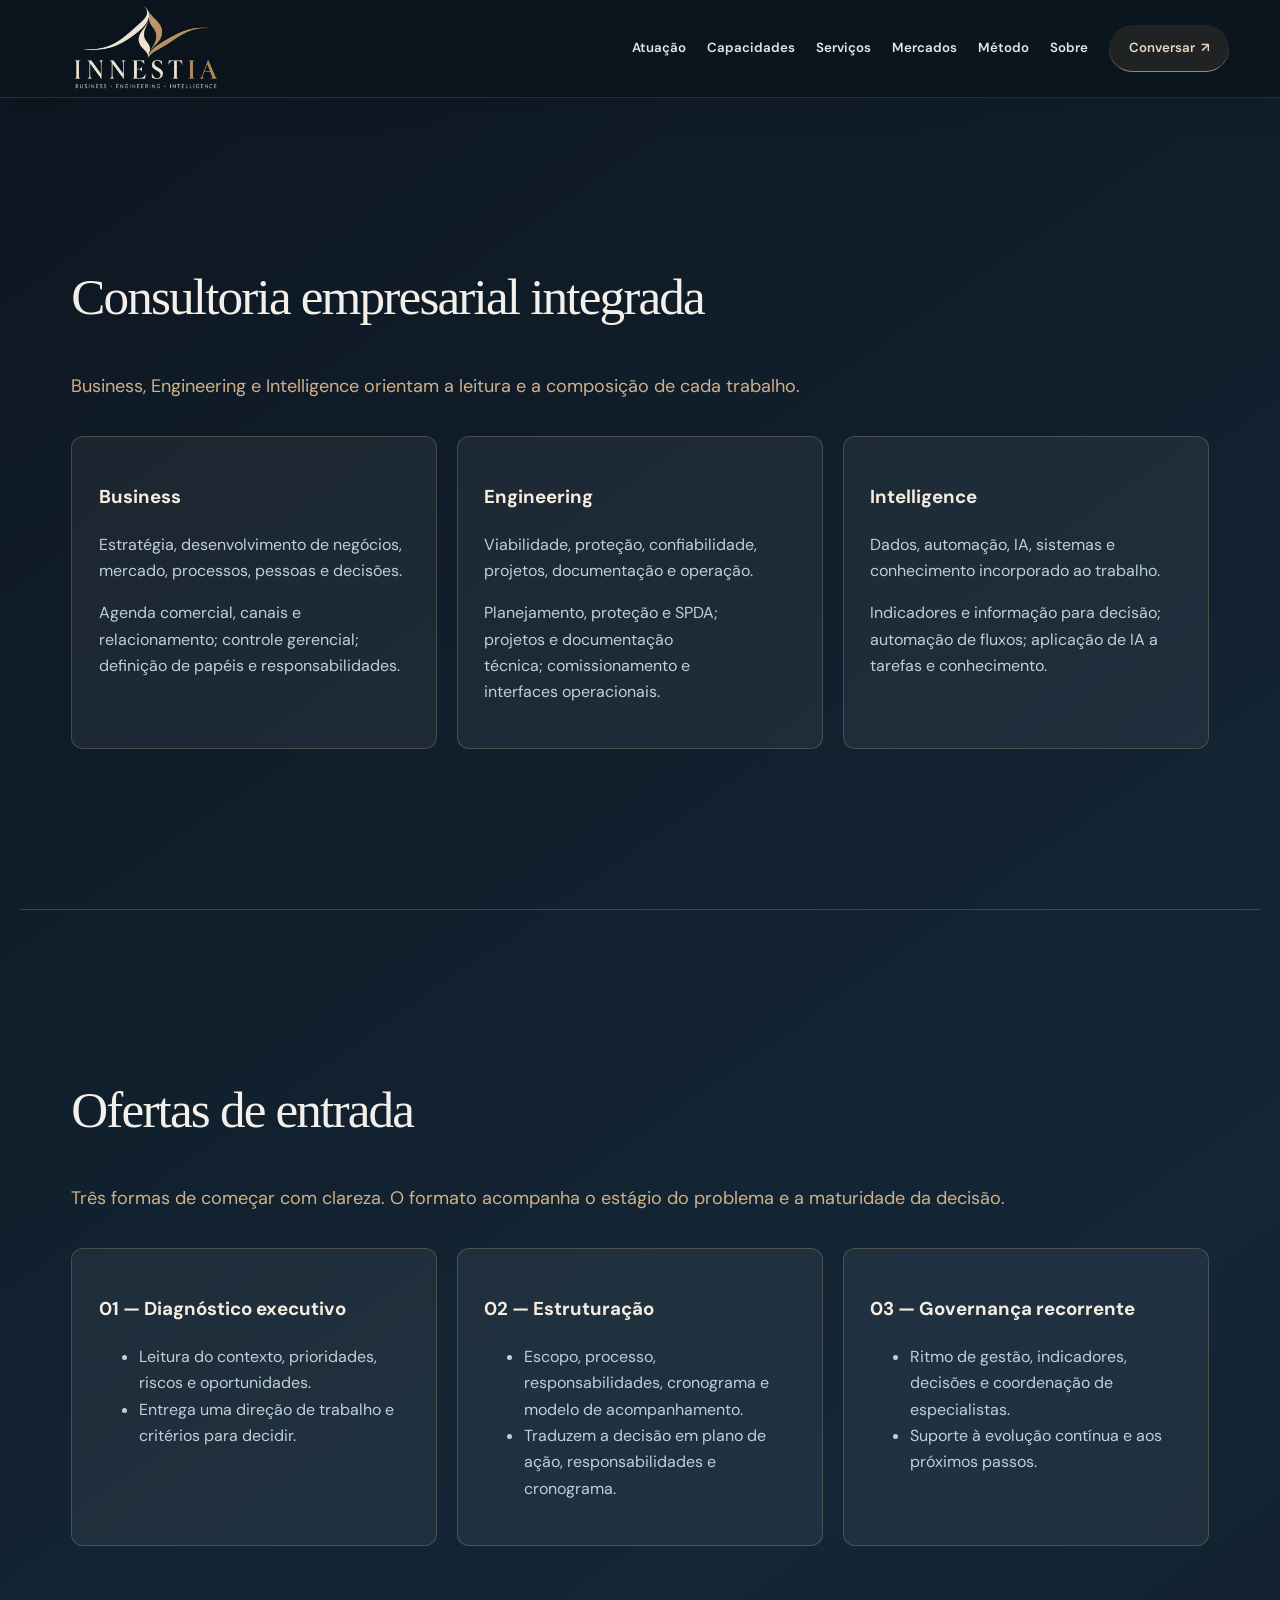
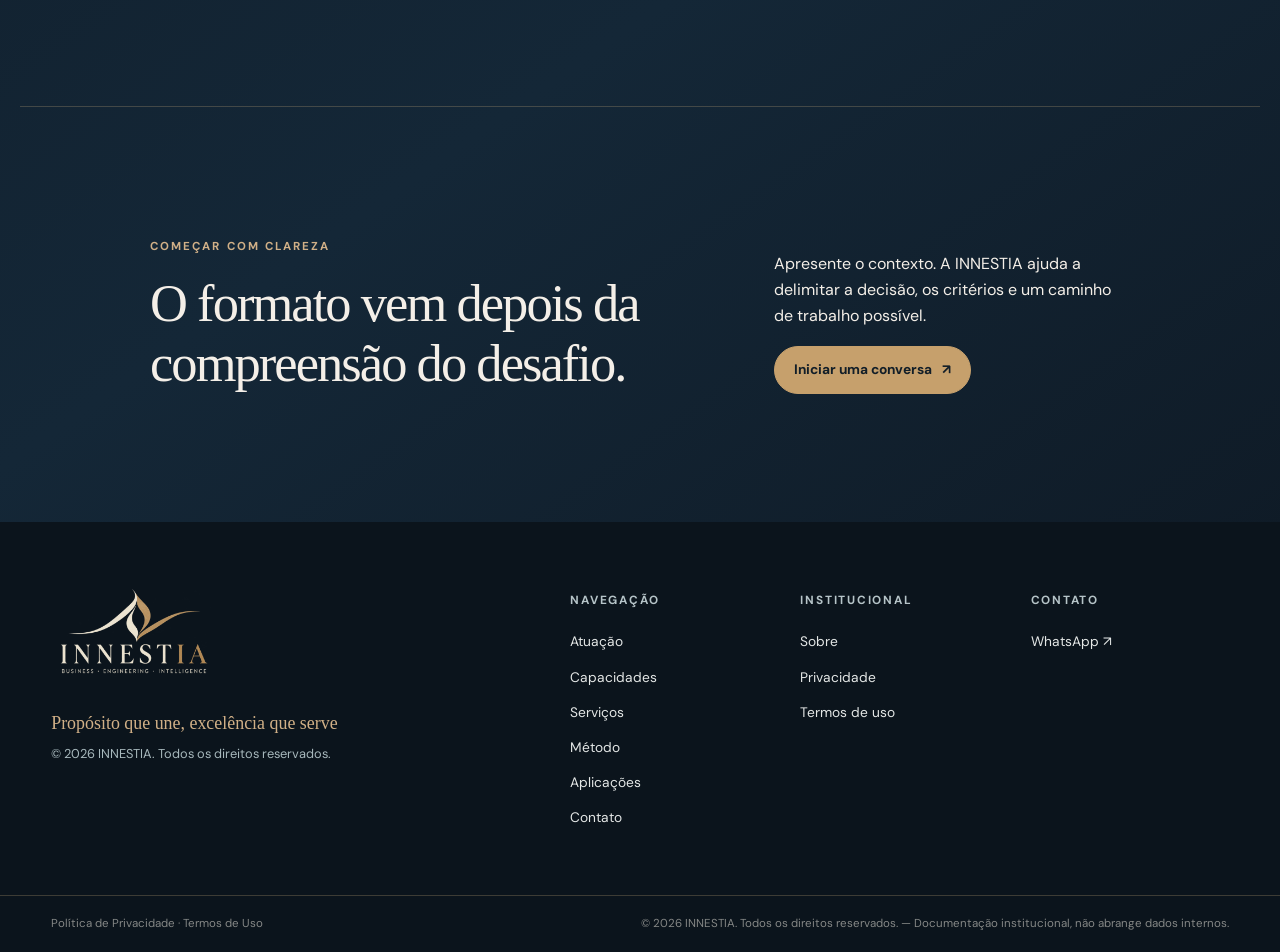
<file: servicos/index.html>
<!DOCTYPE html>
<html lang="pt-BR">
<head>
  <meta charset="UTF-8">
  <meta name="viewport" content="width=device-width, initial-scale=1.0">
  <meta name="description" content="Diagnóstico estratégico, estruturação de processos, governança de tecnologia, dados e automação com critério e visão integrada.">
  <meta name="theme-color" content="#171b18">
  <meta name="robots" content="index, follow, max-image-preview:large">
  <title>Consultoria Empresarial Integrada e Automação | INNESTIA</title>
  <link rel="canonical" href="https://innestia.com.br/servicos/">
  <meta property="og:locale" content="pt_BR">
  <meta property="og:type" content="website">
  <meta property="og:site_name" content="INNESTIA">
  <meta property="og:title" content="Consultoria Empresarial Integrada e Automação | INNESTIA">
  <meta property="og:description" content="Diagnóstico estratégico, processos, governança de tecnologia, dados e automação com visão integrada.">
  <meta property="og:url" content="https://innestia.com.br/servicos/">
  <meta property="og:image" content="https://innestia.com.br/static/og-image.png">
  <meta property="og:image:alt" content="INNESTIA — Serviços integrados">
  <meta name="twitter:card" content="summary_large_image">
  <meta name="twitter:title" content="Consultoria Empresarial Integrada e Automação | INNESTIA">
  <meta name="twitter:description" content="Diagnóstico estratégico, processos, governança de tecnologia, dados e automação com visão integrada.">
  <meta name="twitter:image" content="https://innestia.com.br/static/og-image.png">
  <link rel="stylesheet" href="/static/css/main.css">
  <link rel="stylesheet" href="/static/css/dark-signature.css">
  <link rel="icon" href="/static/favicon.svg" type="image/svg+xml">
  <link rel="preconnect" href="https://fonts.googleapis.com">
  <link rel="preconnect" href="https://fonts.gstatic.com" crossorigin>
  <link href="https://fonts.googleapis.com/css2?family=DM+Sans:wght@400;500;600;700&family=Manrope:wght@400;500;600;700;800&display=swap" rel="stylesheet">
  
</head>
<body>
  <a class="skip-link" href="#principal">Pular para o conteúdo</a>
  <header class="site-header">
    <div class="nav-container">
      <a href="/" class="brand" aria-label="INNESTIA — início">
        <img src="/static/brand-v8.svg" alt="" class="brand-mark" width="190" height="91" decoding="async">
        <span class="brand-copy">
          <span class="brand-name">INNESTIA</span>
          <span class="brand-caption">Business · Engineering · Intelligence</span>
        </span>
      </a>
      <button id="menuToggle" class="menu-toggle" type="button" aria-label="Abrir menu" aria-expanded="false" aria-controls="menu">
        <span></span><span></span><span></span>
      </button>
      <nav class="nav-links-wrapper" aria-label="Navegação principal">
        <ul class="nav-links" id="menu">
          <li><a href="/#atuacao" class="nav-link">Atuação</a></li>
          <li><a href="/#capacidades" class="nav-link">Capacidades</a></li>
          <li><a href="/servicos/" class="nav-link" aria-current="page">Serviços</a></li>
          <li><a href="/#mercados" class="nav-link">Mercados</a></li>
          <li><a href="/#metodo" class="nav-link">Método</a></li>
          <li><a href="/#sobre" class="nav-link">Sobre</a></li>
          <li><a href="https://wa.me/5511917612255" class="nav-link nav-link--cta" target="_blank" rel="noopener">Conversar <span aria-hidden="true">↗</span></a></li>
        </ul>
      </nav>
    </div>
  </header>

  <main id="principal">
    <section class="section">
  <h1 class="section-title">Consultoria empresarial integrada</h1>
  <p class="section-subtitle">Business, Engineering e Intelligence orientam a leitura e a composição de cada trabalho.</p>
  <div class="card-grid">
    <div class="card">
      <h3>Business</h3>
      <p>Estratégia, desenvolvimento de negócios, mercado, processos, pessoas e decisões.</p>
      <p>Agenda comercial, canais e relacionamento; controle gerencial; definição de papéis e responsabilidades.</p>
    </div>
    <div class="card">
      <h3>Engineering</h3>
      <p>Viabilidade, proteção, confiabilidade, projetos, documentação e operação.</p>
      <p>Planejamento, proteção e SPDA; projetos e documentação técnica; comissionamento e interfaces operacionais.</p>
    </div>
    <div class="card">
      <h3>Intelligence</h3>
      <p>Dados, automação, IA, sistemas e conhecimento incorporado ao trabalho.</p>
      <p>Indicadores e informação para decisão; automação de fluxos; aplicação de IA a tarefas e conhecimento.</p>
    </div>
  </div>
</section>
<section class="section">
  <h2 class="section-title">Ofertas de entrada</h2>
  <p class="section-subtitle">Três formas de começar com clareza. O formato acompanha o estágio do problema e a maturidade da decisão.</p>
  <div class="row">
    <div class="col">
      <h3>01 — Diagnóstico executivo</h3>
      <ul>
        <li>Leitura do contexto, prioridades, riscos e oportunidades.</li>
        <li>Entrega uma direção de trabalho e critérios para decidir.</li>
      </ul>
    </div>
    <div class="col">
      <h3>02 — Estruturação</h3>
      <ul>
        <li>Escopo, processo, responsabilidades, cronograma e modelo de acompanhamento.</li>
        <li>Traduzem a decisão em plano de ação, responsabilidades e cronograma.</li>
      </ul>
    </div>
    <div class="col">
      <h3>03 — Governança recorrente</h3>
      <ul>
        <li>Ritmo de gestão, indicadores, decisões e coordenação de especialistas.</li>
        <li>Suporte à evolução contínua e aos próximos passos.</li>
      </ul>
    </div>
  </div>
</section>

<section class="section section--ink">
  <div class="container section-heading section-heading--split section-heading--inverse">
    <div><p class="section-kicker">Começar com clareza</p><h2>O formato vem depois da compreensão do desafio.</h2></div>
    <div><p>Apresente o contexto. A INNESTIA ajuda a delimitar a decisão, os critérios e um caminho de trabalho possível.</p><a class="btn btn-primary" href="/contato/">Iniciar uma conversa <span aria-hidden="true">↗</span></a></div>
  </div>
</section>

  </main>

  <footer class="site-footer">
    <div class="footer-container">
      <div class="footer-about">
        <a href="/" class="brand brand--footer" aria-label="INNESTIA — início">
          <img src="/static/brand-v8.svg" alt="" class="brand-mark" width="190" height="91" decoding="async">
          <span class="brand-copy">
            <span class="brand-name">INNESTIA</span>
            <span class="brand-caption">Business · Engineering · Intelligence</span>
          </span>
        </a>
        <p class="footer-tagline">Propósito que une, excelência que serve</p>
        <p class="footer-copy">© 2026 INNESTIA. Todos os direitos reservados.</p>
      </div>
      <div class="footer-links">
        <div class="footer-col">
          <h3>Navegação</h3>
          <ul>
            <li><a href="/#atuacao">Atuação</a></li>
            <li><a href="/#capacidades">Capacidades</a></li>
            <li><a href="/servicos/">Serviços</a></li>
            <li><a href="/#metodo">Método</a></li>
            <li><a href="/#aplicacoes">Aplicações</a></li>
            <li><a href="/contato/">Contato</a></li>
          </ul>
        </div>
        <div class="footer-col">
          <h3>Institucional</h3>
          <ul>
            <li><a href="/sobre">Sobre</a></li>
            <li><a href="/politica">Privacidade</a></li>
            <li><a href="/termos">Termos de uso</a></li>
          </ul>
        </div>
        <div class="footer-col">
          <h3>Contato</h3>
          <ul>
            <li><a href="https://wa.me/5511917612255" target="_blank" rel="noopener">WhatsApp ↗</a></li>
          </ul>
        </div>
      </div>
    </div>
    <div class="footer-legal">
      <div class="container footer-legal-container">
        <p><a href="/politica">Política de Privacidade</a><span aria-hidden="true"> · </span><a href="/termos">Termos de Uso</a></p>
        <p>© 2026 INNESTIA. Todos os direitos reservados. — Documentação institucional, não abrange dados internos.</p>
      </div>
    </div>
  </footer>

  <script src="/static/js/main.js"></script>
</body>
</html>
</file>
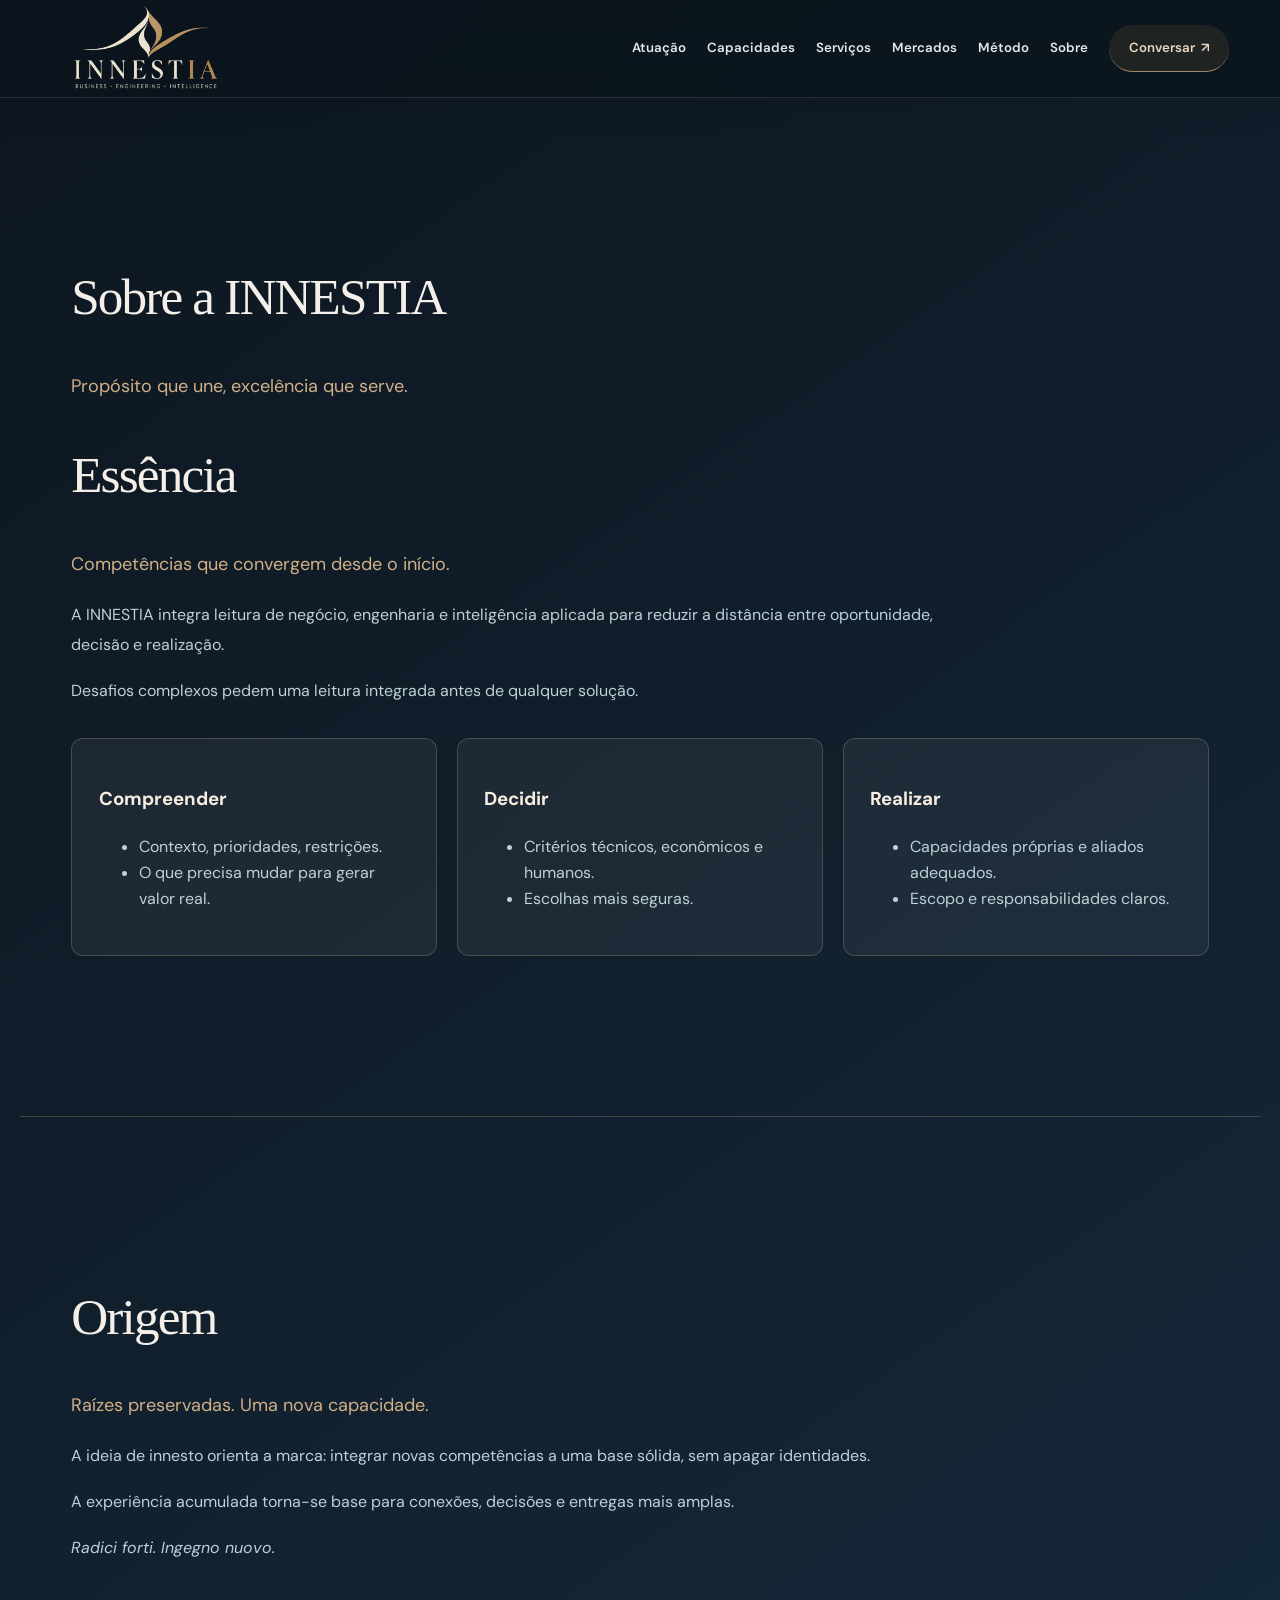
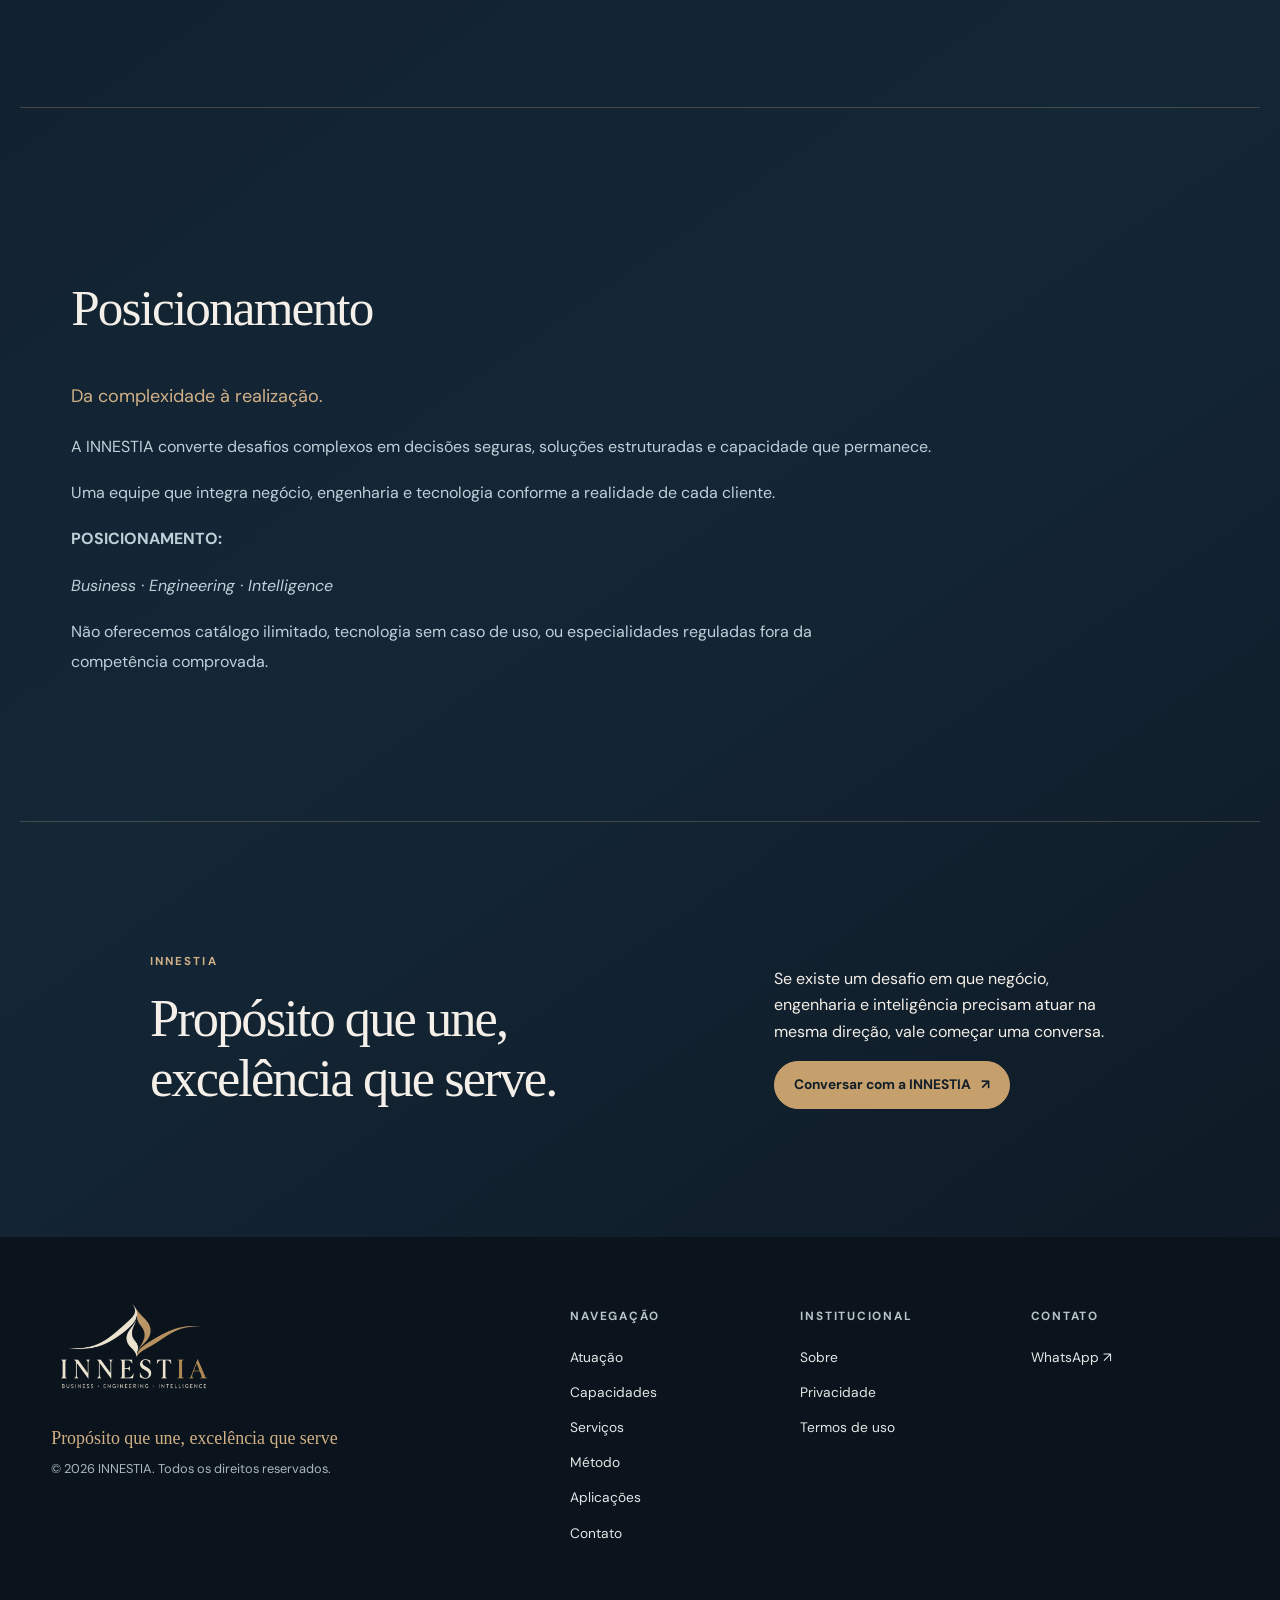
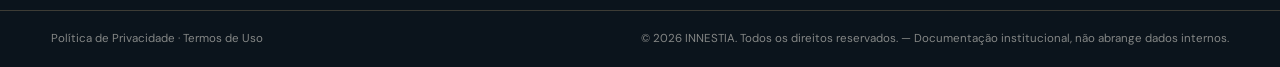
<file: sobre/index.html>
<!DOCTYPE html>
<html lang="pt-BR">
<head>
  <meta charset="UTF-8">
  <meta name="viewport" content="width=device-width, initial-scale=1.0">
  <meta name="description" content="Conheça a INNESTIA, sua essência, posicionamento e abordagem integrada entre negócios, engenharia e inteligência aplicada.">
  <meta name="theme-color" content="#171b18">
  <meta name="robots" content="index, follow, max-image-preview:large">
  <title>Sobre a INNESTIA | Business • Engineering • Intelligence</title>
  <link rel="canonical" href="https://innestia.com.br/sobre/">
  <meta property="og:locale" content="pt_BR">
  <meta property="og:type" content="website">
  <meta property="og:site_name" content="INNESTIA">
  <meta property="og:title" content="Sobre a INNESTIA | Business • Engineering • Intelligence">
  <meta property="og:description" content="Essência, posicionamento e integração entre negócios, engenharia e inteligência aplicada.">
  <meta property="og:url" content="https://innestia.com.br/sobre/">
  <meta property="og:image" content="https://innestia.com.br/static/og-image.png">
  <meta property="og:image:alt" content="INNESTIA — Propósito que une, excelência que serve">
  <meta name="twitter:card" content="summary_large_image">
  <meta name="twitter:title" content="Sobre a INNESTIA | Business • Engineering • Intelligence">
  <meta name="twitter:description" content="Essência, posicionamento e integração entre negócios, engenharia e inteligência aplicada.">
  <meta name="twitter:image" content="https://innestia.com.br/static/og-image.png">
  <link rel="stylesheet" href="/static/css/main.css">
  <link rel="stylesheet" href="/static/css/dark-signature.css">
  <link rel="icon" href="/static/favicon.svg" type="image/svg+xml">
  <link rel="preconnect" href="https://fonts.googleapis.com">
  <link rel="preconnect" href="https://fonts.gstatic.com" crossorigin>
  <link href="https://fonts.googleapis.com/css2?family=DM+Sans:wght@400;500;600;700&family=Manrope:wght@400;500;600;700;800&display=swap" rel="stylesheet">
  
</head>
<body>
  <a class="skip-link" href="#principal">Pular para o conteúdo</a>
  <header class="site-header">
    <div class="nav-container">
      <a href="/" class="brand" aria-label="INNESTIA — início">
        <img src="/static/brand-v8.svg" alt="" class="brand-mark" width="190" height="91" decoding="async">
        <span class="brand-copy">
          <span class="brand-name">INNESTIA</span>
          <span class="brand-caption">Business · Engineering · Intelligence</span>
        </span>
      </a>
      <button id="menuToggle" class="menu-toggle" type="button" aria-label="Abrir menu" aria-expanded="false" aria-controls="menu">
        <span></span><span></span><span></span>
      </button>
      <nav class="nav-links-wrapper" aria-label="Navegação principal">
        <ul class="nav-links" id="menu">
          <li><a href="/#atuacao" class="nav-link">Atuação</a></li>
          <li><a href="/#capacidades" class="nav-link">Capacidades</a></li>
          <li><a href="/servicos/" class="nav-link">Serviços</a></li>
          <li><a href="/#mercados" class="nav-link">Mercados</a></li>
          <li><a href="/#metodo" class="nav-link">Método</a></li>
          <li><a href="/#sobre" class="nav-link">Sobre</a></li>
          <li><a href="https://wa.me/5511917612255" class="nav-link nav-link--cta" target="_blank" rel="noopener">Conversar <span aria-hidden="true">↗</span></a></li>
        </ul>
      </nav>
    </div>
  </header>

  <main id="principal">
    <section class="section">
  <h1 class="section-title">Sobre a INNESTIA</h1>
  <p class="section-subtitle">Propósito que une, excelência que serve.</p>
  <h2 class="section-title">Essência</h2>
  <p class="section-subtitle">Competências que convergem desde o início.</p>
  <p>A INNESTIA integra leitura de negócio, engenharia e inteligência aplicada para reduzir a distância entre oportunidade, decisão e realização.</p>
  <p>Desafios complexos pedem uma leitura integrada antes de qualquer solução.</p>
  <div class="row">
    <div class="col">
      <h3>Compreender</h3>
      <ul>
        <li>Contexto, prioridades, restrições.</li>
        <li>O que precisa mudar para gerar valor real.</li>
      </ul>
    </div>
    <div class="col">
      <h3>Decidir</h3>
      <ul>
        <li>Critérios técnicos, econômicos e humanos.</li>
        <li>Escolhas mais seguras.</li>
      </ul>
    </div>
    <div class="col">
      <h3>Realizar</h3>
      <ul>
        <li>Capacidades próprias e aliados adequados.</li>
        <li>Escopo e responsabilidades claros.</li>
      </ul>
    </div>
  </div>
</section>
<section class="section">
  <h2 class="section-title">Origem</h2>
  <p class="section-subtitle">Raízes preservadas. Uma nova capacidade.</p>
  <p>A ideia de innesto orienta a marca: integrar novas competências a uma base sólida, sem apagar identidades.</p>
  <p>A experiência acumulada torna-se base para conexões, decisões e entregas mais amplas.</p>
  <p><em>Radici forti. Ingegno nuovo.</em></p>
</section>
<section class="section">
  <h2 class="section-title">Posicionamento</h2>
  <p class="section-subtitle">Da complexidade à realização.</p>
  <p>A INNESTIA converte desafios complexos em decisões seguras, soluções estruturadas e capacidade que permanece.</p>
  <p>Uma equipe que integra negócio, engenharia e tecnologia conforme a realidade de cada cliente.</p>
  <p><strong>POSICIONAMENTO:</strong></p>
  <p><em>Business · Engineering · Intelligence</em></p>
  <p>Não oferecemos catálogo ilimitado, tecnologia sem caso de uso, ou especialidades reguladas fora da competência comprovada.</p>
</section>

<section class="section section--ink">
  <div class="container section-heading section-heading--split section-heading--inverse">
    <div><p class="section-kicker">INNESTIA</p><h2>Propósito que une, excelência que serve.</h2></div>
    <div><p>Se existe um desafio em que negócio, engenharia e inteligência precisam atuar na mesma direção, vale começar uma conversa.</p><a class="btn btn-primary" href="/contato/">Conversar com a INNESTIA <span aria-hidden="true">↗</span></a></div>
  </div>
</section>

  </main>

  <footer class="site-footer">
    <div class="footer-container">
      <div class="footer-about">
        <a href="/" class="brand brand--footer" aria-label="INNESTIA — início">
          <img src="/static/brand-v8.svg" alt="" class="brand-mark" width="190" height="91" decoding="async">
          <span class="brand-copy">
            <span class="brand-name">INNESTIA</span>
            <span class="brand-caption">Business · Engineering · Intelligence</span>
          </span>
        </a>
        <p class="footer-tagline">Propósito que une, excelência que serve</p>
        <p class="footer-copy">© 2026 INNESTIA. Todos os direitos reservados.</p>
      </div>
      <div class="footer-links">
        <div class="footer-col">
          <h3>Navegação</h3>
          <ul>
            <li><a href="/#atuacao">Atuação</a></li>
            <li><a href="/#capacidades">Capacidades</a></li>
            <li><a href="/servicos/">Serviços</a></li>
            <li><a href="/#metodo">Método</a></li>
            <li><a href="/#aplicacoes">Aplicações</a></li>
            <li><a href="/contato/">Contato</a></li>
          </ul>
        </div>
        <div class="footer-col">
          <h3>Institucional</h3>
          <ul>
            <li><a href="/sobre">Sobre</a></li>
            <li><a href="/politica">Privacidade</a></li>
            <li><a href="/termos">Termos de uso</a></li>
          </ul>
        </div>
        <div class="footer-col">
          <h3>Contato</h3>
          <ul>
            <li><a href="https://wa.me/5511917612255" target="_blank" rel="noopener">WhatsApp ↗</a></li>
          </ul>
        </div>
      </div>
    </div>
    <div class="footer-legal">
      <div class="container footer-legal-container">
        <p><a href="/politica">Política de Privacidade</a><span aria-hidden="true"> · </span><a href="/termos">Termos de Uso</a></p>
        <p>© 2026 INNESTIA. Todos os direitos reservados. — Documentação institucional, não abrange dados internos.</p>
      </div>
    </div>
  </footer>

  <script src="/static/js/main.js"></script>
</body>
</html>
</file>
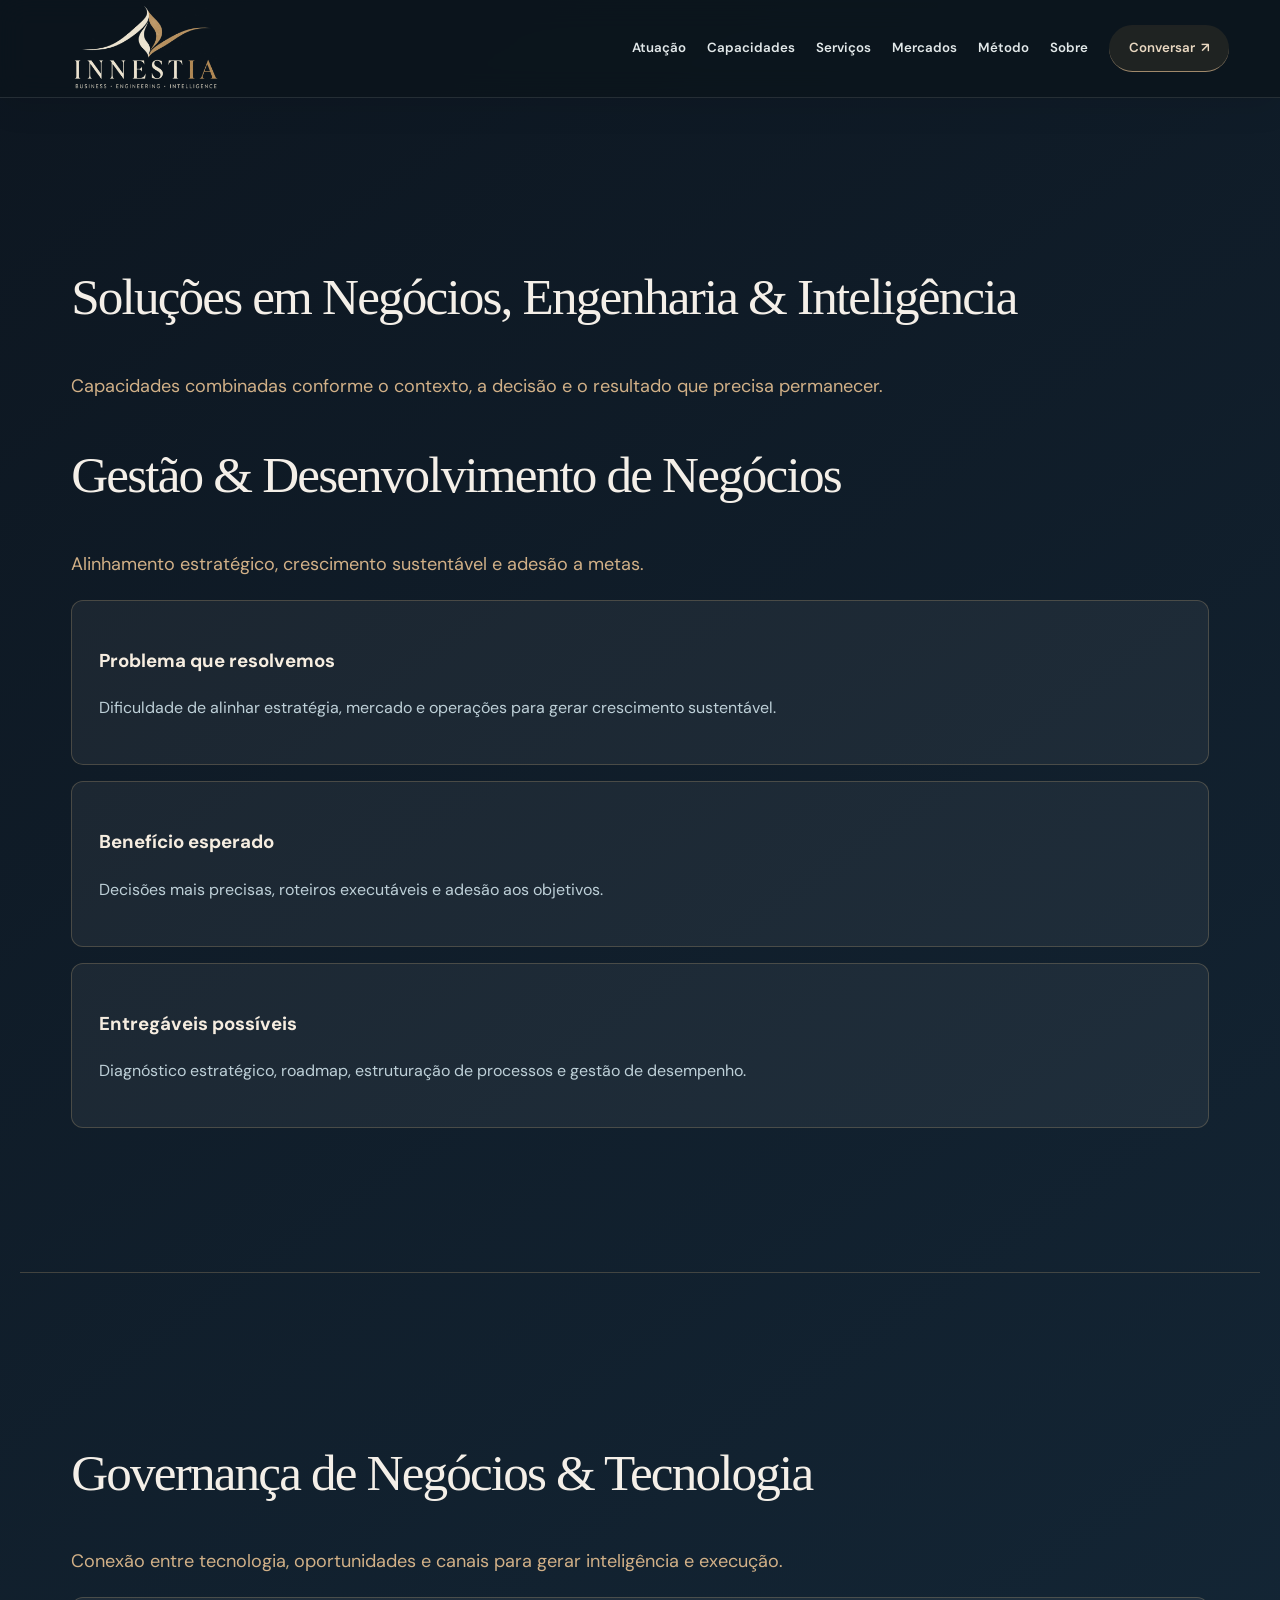
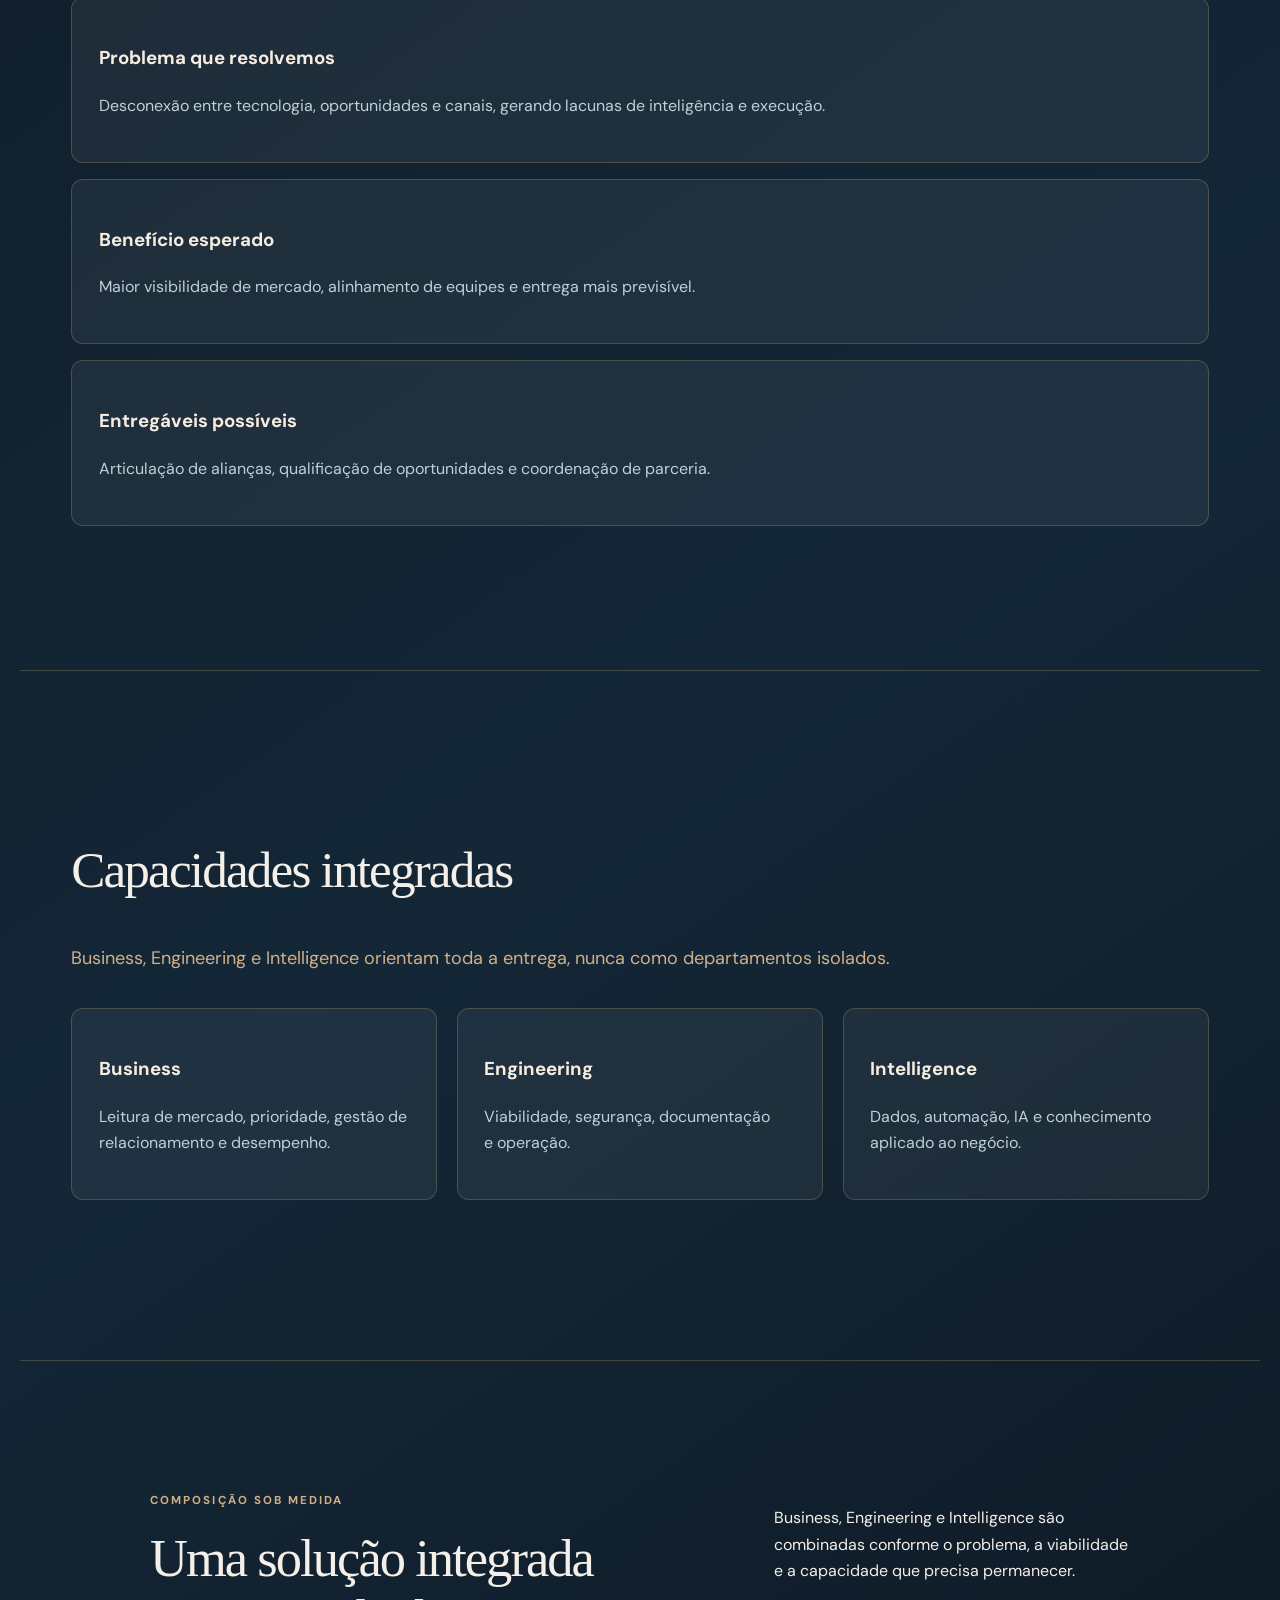
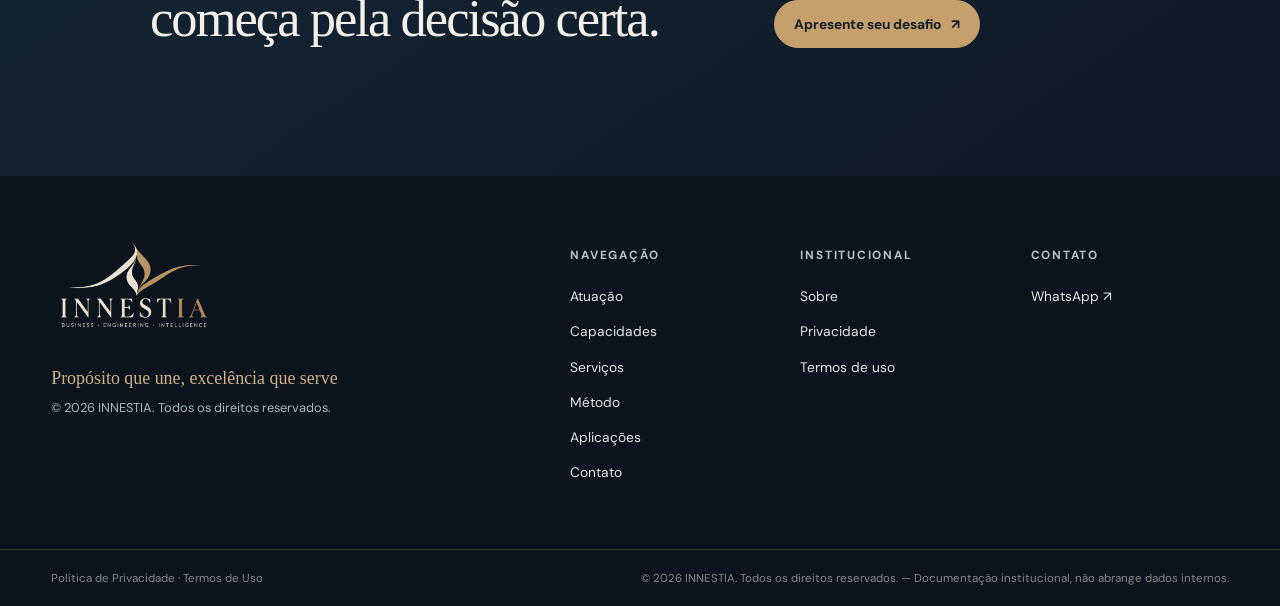
<file: solucoes/index.html>
<!DOCTYPE html>
<html lang="pt-BR">
<head>
  <meta charset="UTF-8">
  <meta name="viewport" content="width=device-width, initial-scale=1.0">
  <meta name="description" content="Soluções integradas para desenvolver negócios, organizar processos, governar tecnologia e transformar decisões em execução.">
  <meta name="theme-color" content="#171b18">
  <meta name="robots" content="index, follow, max-image-preview:large">
  <title>Soluções em Negócios, Engenharia e Inteligência | INNESTIA</title>
  <link rel="canonical" href="https://innestia.com.br/solucoes/">
  <meta property="og:locale" content="pt_BR">
  <meta property="og:type" content="website">
  <meta property="og:site_name" content="INNESTIA">
  <meta property="og:title" content="Soluções em Negócios, Engenharia e Inteligência | INNESTIA">
  <meta property="og:description" content="Desenvolvimento de negócios, processos e governança de tecnologia conectados à execução.">
  <meta property="og:url" content="https://innestia.com.br/solucoes/">
  <meta property="og:image" content="https://innestia.com.br/static/og-image.png">
  <meta property="og:image:alt" content="INNESTIA — Soluções integradas">
  <meta name="twitter:card" content="summary_large_image">
  <meta name="twitter:title" content="Soluções em Negócios, Engenharia e Inteligência | INNESTIA">
  <meta name="twitter:description" content="Desenvolvimento de negócios, processos e governança de tecnologia conectados à execução.">
  <meta name="twitter:image" content="https://innestia.com.br/static/og-image.png">
  <link rel="stylesheet" href="/static/css/main.css">
  <link rel="stylesheet" href="/static/css/dark-signature.css">
  <link rel="icon" href="/static/favicon.svg" type="image/svg+xml">
  <link rel="preconnect" href="https://fonts.googleapis.com">
  <link rel="preconnect" href="https://fonts.gstatic.com" crossorigin>
  <link href="https://fonts.googleapis.com/css2?family=DM+Sans:wght@400;500;600;700&family=Manrope:wght@400;500;600;700;800&display=swap" rel="stylesheet">
  
</head>
<body>
  <a class="skip-link" href="#principal">Pular para o conteúdo</a>
  <header class="site-header">
    <div class="nav-container">
      <a href="/" class="brand" aria-label="INNESTIA — início">
        <img src="/static/brand-v8.svg" alt="" class="brand-mark" width="190" height="91" decoding="async">
        <span class="brand-copy">
          <span class="brand-name">INNESTIA</span>
          <span class="brand-caption">Business · Engineering · Intelligence</span>
        </span>
      </a>
      <button id="menuToggle" class="menu-toggle" type="button" aria-label="Abrir menu" aria-expanded="false" aria-controls="menu">
        <span></span><span></span><span></span>
      </button>
      <nav class="nav-links-wrapper" aria-label="Navegação principal">
        <ul class="nav-links" id="menu">
          <li><a href="/#atuacao" class="nav-link">Atuação</a></li>
          <li><a href="/#capacidades" class="nav-link">Capacidades</a></li>
          <li><a href="/servicos/" class="nav-link">Serviços</a></li>
          <li><a href="/#mercados" class="nav-link">Mercados</a></li>
          <li><a href="/#metodo" class="nav-link">Método</a></li>
          <li><a href="/#sobre" class="nav-link">Sobre</a></li>
          <li><a href="https://wa.me/5511917612255" class="nav-link nav-link--cta" target="_blank" rel="noopener">Conversar <span aria-hidden="true">↗</span></a></li>
        </ul>
      </nav>
    </div>
  </header>

  <main id="principal">
    <section class="section">
  <h1 class="section-title">Soluções em Negócios, Engenharia &amp; Inteligência</h1>
  <p class="section-subtitle">Capacidades combinadas conforme o contexto, a decisão e o resultado que precisa permanecer.</p>
  <h2 class="section-title">Gestão &amp; Desenvolvimento de Negócios</h2>
  <p class="section-subtitle">Alinhamento estratégico, crescimento sustentável e adesão a metas.</p>
  <div class="front-card">
    <h3>Problema que resolvemos</h3>
    <p>Dificuldade de alinhar estratégia, mercado e operações para gerar crescimento sustentável.</p>
  </div>
  <div class="front-card">
    <h3>Benefício esperado</h3>
    <p>Decisões mais precisas, roteiros executáveis e adesão aos objetivos.</p>
  </div>
  <div class="front-card">
    <h3>Entregáveis possíveis</h3>
    <p>Diagnóstico estratégico, roadmap, estruturação de processos e gestão de desempenho.</p>
  </div>
</section>
<section class="section">
  <h2 class="section-title">Governança de Negócios &amp; Tecnologia</h2>
  <p class="section-subtitle">Conexão entre tecnologia, oportunidades e canais para gerar inteligência e execução.</p>
  <div class="front-card">
    <h3>Problema que resolvemos</h3>
    <p>Desconexão entre tecnologia, oportunidades e canais, gerando lacunas de inteligência e execução.</p>
  </div>
  <div class="front-card">
    <h3>Benefício esperado</h3>
    <p>Maior visibilidade de mercado, alinhamento de equipes e entrega mais previsível.</p>
  </div>
  <div class="front-card">
    <h3>Entregáveis possíveis</h3>
    <p>Articulação de alianças, qualificação de oportunidades e coordenação de parceria.</p>
  </div>
</section>
<section class="section">
  <h2 class="section-title">Capacidades integradas</h2>
  <p class="section-subtitle">Business, Engineering e Intelligence orientam toda a entrega, nunca como departamentos isolados.</p>
  <div class="card-grid">
    <div class="card">
      <h3>Business</h3>
      <p>Leitura de mercado, prioridade, gestão de relacionamento e desempenho.</p>
    </div>
    <div class="card">
      <h3>Engineering</h3>
      <p>Viabilidade, segurança, documentação e operação.</p>
    </div>
    <div class="card">
      <h3>Intelligence</h3>
      <p>Dados, automação, IA e conhecimento aplicado ao negócio.</p>
    </div>
  </div>
</section>

<section class="section section--ink">
  <div class="container section-heading section-heading--split section-heading--inverse">
    <div><p class="section-kicker">Composição sob medida</p><h2>Uma solução integrada começa pela decisão certa.</h2></div>
    <div><p>Business, Engineering e Intelligence são combinadas conforme o problema, a viabilidade e a capacidade que precisa permanecer.</p><a class="btn btn-primary" href="/contato/">Apresente seu desafio <span aria-hidden="true">↗</span></a></div>
  </div>
</section>

  </main>

  <footer class="site-footer">
    <div class="footer-container">
      <div class="footer-about">
        <a href="/" class="brand brand--footer" aria-label="INNESTIA — início">
          <img src="/static/brand-v8.svg" alt="" class="brand-mark" width="190" height="91" decoding="async">
          <span class="brand-copy">
            <span class="brand-name">INNESTIA</span>
            <span class="brand-caption">Business · Engineering · Intelligence</span>
          </span>
        </a>
        <p class="footer-tagline">Propósito que une, excelência que serve</p>
        <p class="footer-copy">© 2026 INNESTIA. Todos os direitos reservados.</p>
      </div>
      <div class="footer-links">
        <div class="footer-col">
          <h3>Navegação</h3>
          <ul>
            <li><a href="/#atuacao">Atuação</a></li>
            <li><a href="/#capacidades">Capacidades</a></li>
            <li><a href="/servicos/">Serviços</a></li>
            <li><a href="/#metodo">Método</a></li>
            <li><a href="/#aplicacoes">Aplicações</a></li>
            <li><a href="/contato/">Contato</a></li>
          </ul>
        </div>
        <div class="footer-col">
          <h3>Institucional</h3>
          <ul>
            <li><a href="/sobre">Sobre</a></li>
            <li><a href="/politica">Privacidade</a></li>
            <li><a href="/termos">Termos de uso</a></li>
          </ul>
        </div>
        <div class="footer-col">
          <h3>Contato</h3>
          <ul>
            <li><a href="https://wa.me/5511917612255" target="_blank" rel="noopener">WhatsApp ↗</a></li>
          </ul>
        </div>
      </div>
    </div>
    <div class="footer-legal">
      <div class="container footer-legal-container">
        <p><a href="/politica">Política de Privacidade</a><span aria-hidden="true"> · </span><a href="/termos">Termos de Uso</a></p>
        <p>© 2026 INNESTIA. Todos os direitos reservados. — Documentação institucional, não abrange dados internos.</p>
      </div>
    </div>
  </footer>

  <script src="/static/js/main.js"></script>
</body>
</html>
</file>
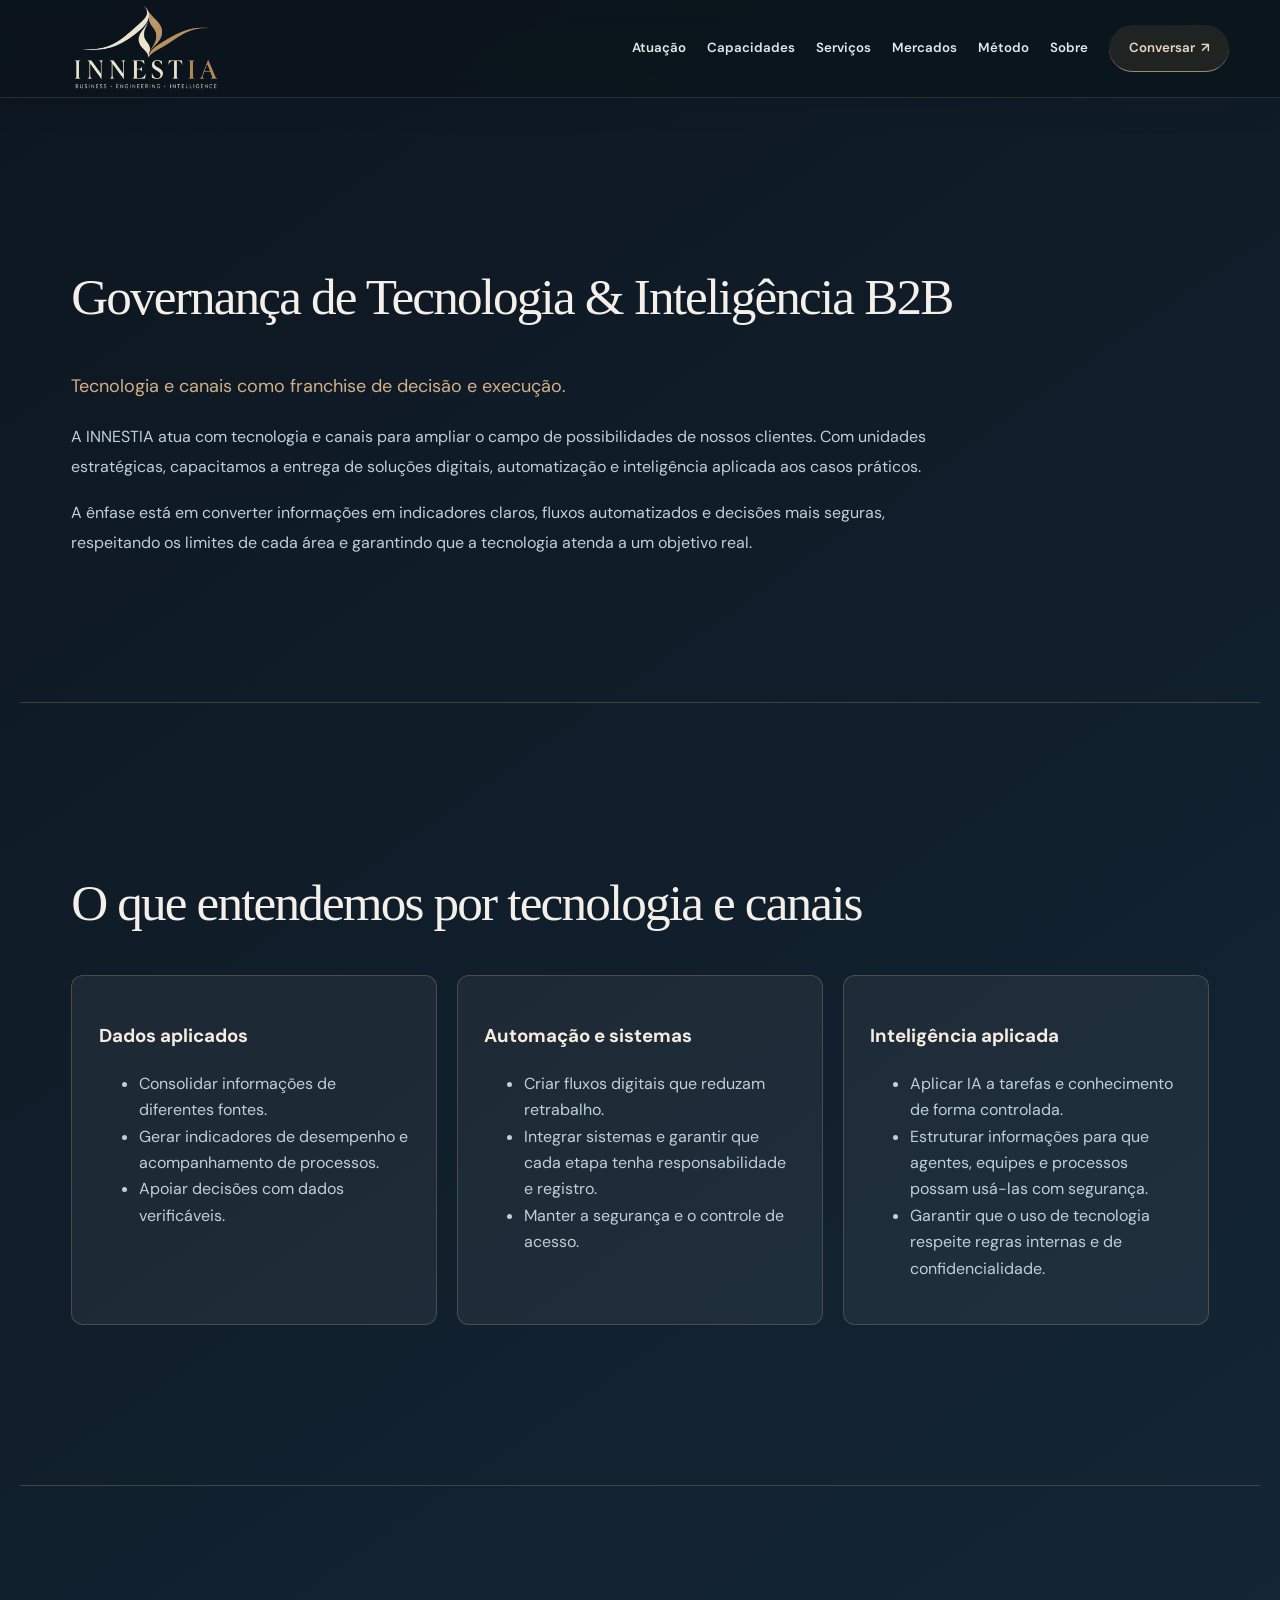
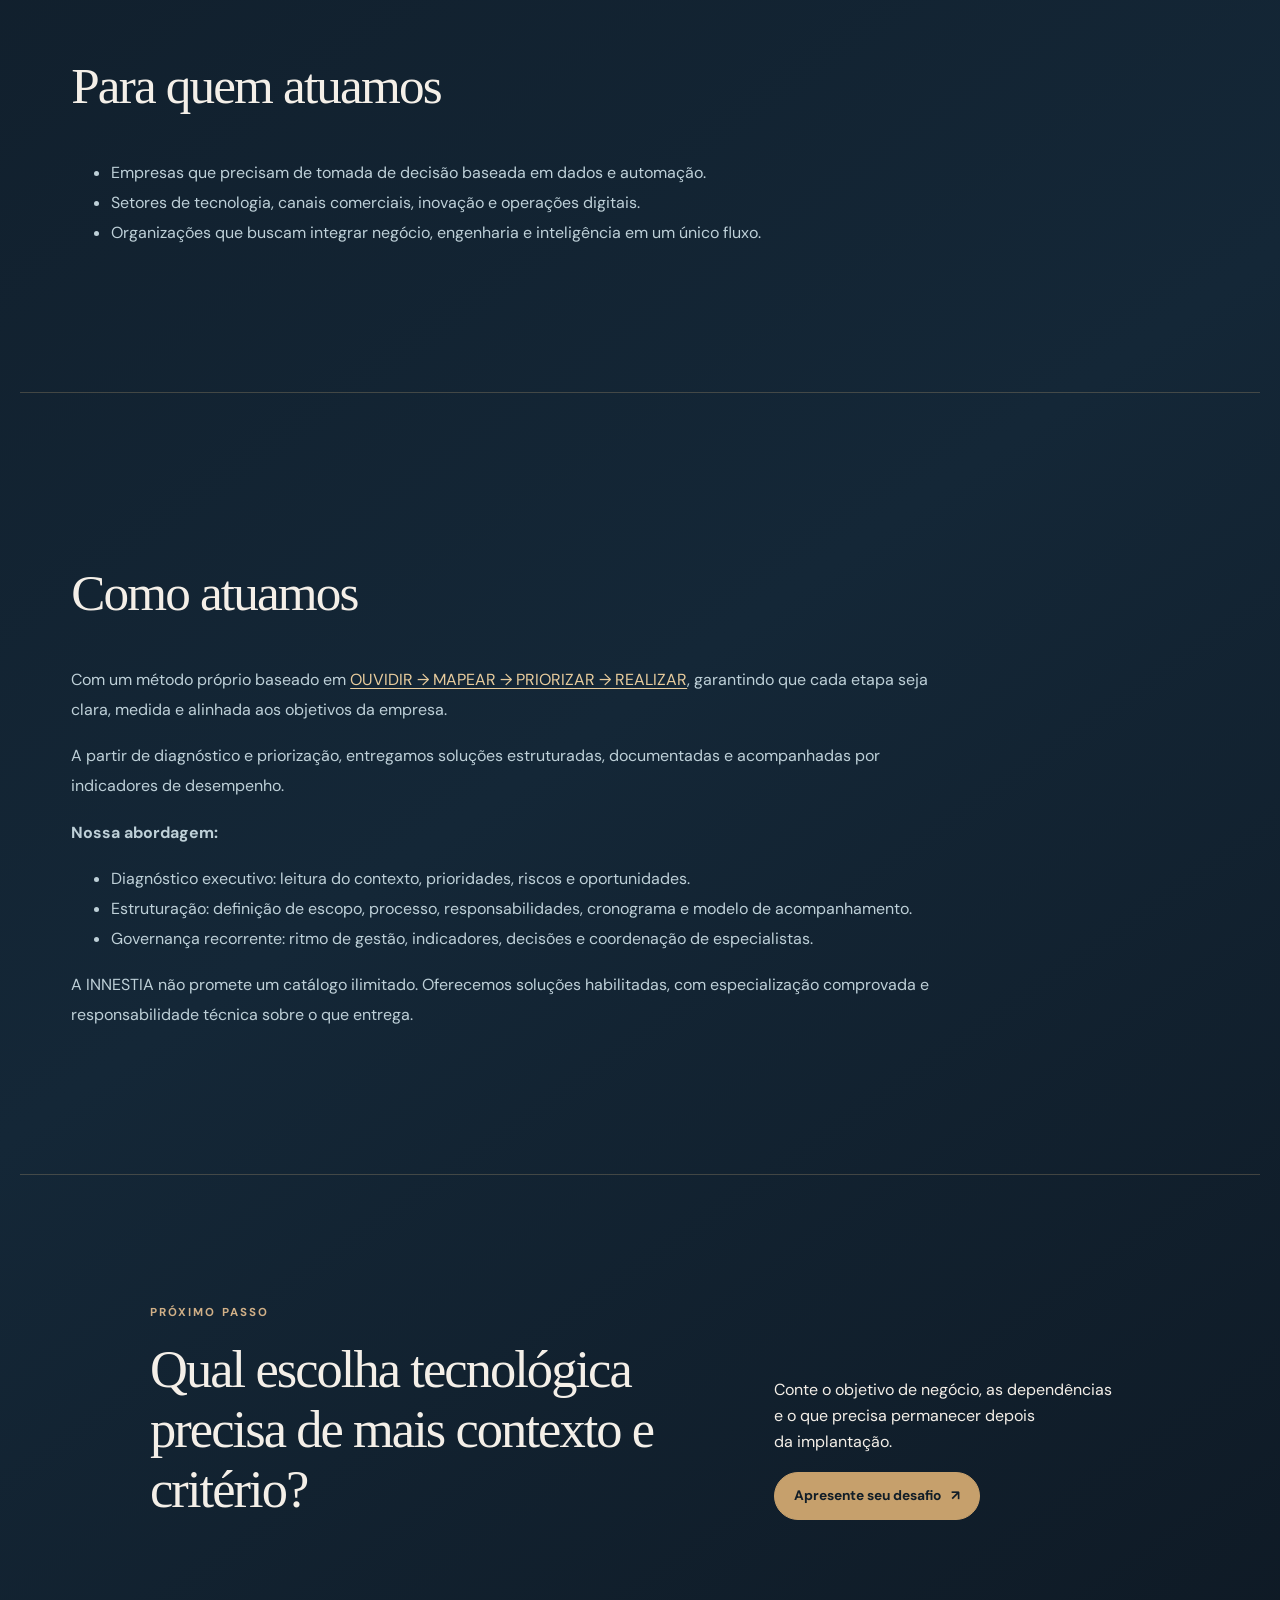
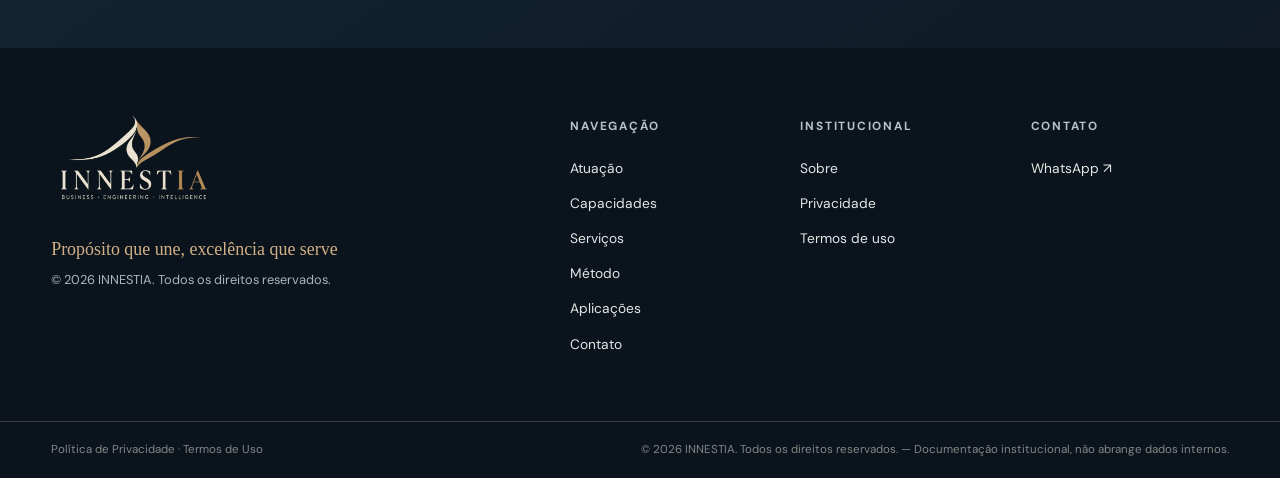
<file: tecnologia/index.html>
<!DOCTYPE html>
<html lang="pt-BR">
<head>
  <meta charset="UTF-8">
  <meta name="viewport" content="width=device-width, initial-scale=1.0">
  <meta name="description" content="Governança de tecnologia, dados, automação e inteligência comercial B2B conectadas a objetivos reais de negócio.">
  <meta name="theme-color" content="#171b18">
  <meta name="robots" content="index, follow, max-image-preview:large">
  <title>Governança de Tecnologia e Inteligência B2B | INNESTIA</title>
  <link rel="canonical" href="https://innestia.com.br/tecnologia/">
  <meta property="og:locale" content="pt_BR">
  <meta property="og:type" content="website">
  <meta property="og:site_name" content="INNESTIA">
  <meta property="og:title" content="Governança de Tecnologia e Inteligência B2B | INNESTIA">
  <meta property="og:description" content="Tecnologia, dados, automação e inteligência comercial conectadas a objetivos reais de negócio.">
  <meta property="og:url" content="https://innestia.com.br/tecnologia/">
  <meta property="og:image" content="https://innestia.com.br/static/og-image.png">
  <meta property="og:image:alt" content="INNESTIA — Tecnologia e Inteligência B2B">
  <meta name="twitter:card" content="summary_large_image">
  <meta name="twitter:title" content="Governança de Tecnologia e Inteligência B2B | INNESTIA">
  <meta name="twitter:description" content="Tecnologia, dados, automação e inteligência comercial conectadas a objetivos reais de negócio.">
  <meta name="twitter:image" content="https://innestia.com.br/static/og-image.png">
  <link rel="stylesheet" href="/static/css/main.css">
  <link rel="stylesheet" href="/static/css/dark-signature.css">
  <link rel="icon" href="/static/favicon.svg" type="image/svg+xml">
  <link rel="preconnect" href="https://fonts.googleapis.com">
  <link rel="preconnect" href="https://fonts.gstatic.com" crossorigin>
  <link href="https://fonts.googleapis.com/css2?family=DM+Sans:wght@400;500;600;700&family=Manrope:wght@400;500;600;700;800&display=swap" rel="stylesheet">
  
</head>
<body>
  <a class="skip-link" href="#principal">Pular para o conteúdo</a>
  <header class="site-header">
    <div class="nav-container">
      <a href="/" class="brand" aria-label="INNESTIA — início">
        <img src="/static/brand-v8.svg" alt="" class="brand-mark" width="190" height="91" decoding="async">
        <span class="brand-copy">
          <span class="brand-name">INNESTIA</span>
          <span class="brand-caption">Business · Engineering · Intelligence</span>
        </span>
      </a>
      <button id="menuToggle" class="menu-toggle" type="button" aria-label="Abrir menu" aria-expanded="false" aria-controls="menu">
        <span></span><span></span><span></span>
      </button>
      <nav class="nav-links-wrapper" aria-label="Navegação principal">
        <ul class="nav-links" id="menu">
          <li><a href="/#atuacao" class="nav-link">Atuação</a></li>
          <li><a href="/#capacidades" class="nav-link">Capacidades</a></li>
          <li><a href="/servicos/" class="nav-link">Serviços</a></li>
          <li><a href="/#mercados" class="nav-link">Mercados</a></li>
          <li><a href="/#metodo" class="nav-link">Método</a></li>
          <li><a href="/#sobre" class="nav-link">Sobre</a></li>
          <li><a href="https://wa.me/5511917612255" class="nav-link nav-link--cta" target="_blank" rel="noopener">Conversar <span aria-hidden="true">↗</span></a></li>
        </ul>
      </nav>
    </div>
  </header>

  <main id="principal">
    <section class="section">
  <h1 class="section-title">Governança de Tecnologia &amp; Inteligência B2B</h1>
  <p class="section-subtitle">Tecnologia e canais como franchise de decisão e execução.</p>
  <p>A INNESTIA atua com tecnologia e canais para ampliar o campo de possibilidades de nossos clientes. Com unidades estratégicas, capacitamos a entrega de soluções digitais, automatização e inteligência aplicada aos casos práticos.</p>
  <p>A ênfase está em converter informações em indicadores claros, fluxos automatizados e decisões mais seguras, respeitando os limites de cada área e garantindo que a tecnologia atenda a um objetivo real.</p>
</section>
<section class="section">
  <h2 class="section-title">O que entendemos por tecnologia e canais</h2>
  <div class="row">
    <div class="col">
      <h3>Dados aplicados</h3>
      <ul>
        <li>Consolidar informações de diferentes fontes.</li>
        <li>Gerar indicadores de desempenho e acompanhamento de processos.</li>
        <li>Apoiar decisões com dados verificáveis.</li>
      </ul>
    </div>
    <div class="col">
      <h3>Automação e sistemas</h3>
      <ul>
        <li>Criar fluxos digitais que reduzam retrabalho.</li>
        <li>Integrar sistemas e garantir que cada etapa tenha responsabilidade e registro.</li>
        <li>Manter a segurança e o controle de acesso.</li>
      </ul>
    </div>
    <div class="col">
      <h3>Inteligência aplicada</h3>
      <ul>
        <li>Aplicar IA a tarefas e conhecimento de forma controlada.</li>
        <li>Estruturar informações para que agentes, equipes e processos possam usá-las com segurança.</li>
        <li>Garantir que o uso de tecnologia respeite regras internas e de confidencialidade.</li>
      </ul>
    </div>
  </div>
</section>
<section class="section">
  <h2 class="section-title">Para quem atuamos</h2>
  <ul>
    <li>Empresas que precisam de tomada de decisão baseada em dados e automação.</li>
    <li>Setores de tecnologia, canais comerciais, inovação e operações digitais.</li>
    <li>Organizações que buscam integrar negócio, engenharia e inteligência em um único fluxo.</li>
  </ul>
</section>
<section class="section">
  <h2 class="section-title">Como atuamos</h2>
  <p>Com um método próprio baseado em <a href="/metodologia">OUVIDIR → MAPEAR → PRIORIZAR → REALIZAR</a>, garantindo que cada etapa seja clara, medida e alinhada aos objetivos da empresa.</p>
  <p>A partir de diagnóstico e priorização, entregamos soluções estruturadas, documentadas e acompanhadas por indicadores de desempenho.</p>
  <p><strong>Nossa abordagem:</strong></p>
  <ul>
    <li>Diagnóstico executivo: leitura do contexto, prioridades, riscos e oportunidades.</li>
    <li>Estruturação: definição de escopo, processo, responsabilidades, cronograma e modelo de acompanhamento.</li>
    <li>Governança recorrente: ritmo de gestão, indicadores, decisões e coordenação de especialistas.</li>
  </ul>
  <p>A INNESTIA não promete um catálogo ilimitado. Oferecemos soluções habilitadas, com especialização comprovada e responsabilidade técnica sobre o que entrega.</p>
</section>

<section class="section section--ink">
  <div class="container section-heading section-heading--split section-heading--inverse">
    <div><p class="section-kicker">Próximo passo</p><h2>Qual escolha tecnológica precisa de mais contexto e critério?</h2></div>
    <div><p>Conte o objetivo de negócio, as dependências e o que precisa permanecer depois da implantação.</p><a class="btn btn-primary" href="/contato/">Apresente seu desafio <span aria-hidden="true">↗</span></a></div>
  </div>
</section>

  </main>

  <footer class="site-footer">
    <div class="footer-container">
      <div class="footer-about">
        <a href="/" class="brand brand--footer" aria-label="INNESTIA — início">
          <img src="/static/brand-v8.svg" alt="" class="brand-mark" width="190" height="91" decoding="async">
          <span class="brand-copy">
            <span class="brand-name">INNESTIA</span>
            <span class="brand-caption">Business · Engineering · Intelligence</span>
          </span>
        </a>
        <p class="footer-tagline">Propósito que une, excelência que serve</p>
        <p class="footer-copy">© 2026 INNESTIA. Todos os direitos reservados.</p>
      </div>
      <div class="footer-links">
        <div class="footer-col">
          <h3>Navegação</h3>
          <ul>
            <li><a href="/#atuacao">Atuação</a></li>
            <li><a href="/#capacidades">Capacidades</a></li>
            <li><a href="/servicos/">Serviços</a></li>
            <li><a href="/#metodo">Método</a></li>
            <li><a href="/#aplicacoes">Aplicações</a></li>
            <li><a href="/contato/">Contato</a></li>
          </ul>
        </div>
        <div class="footer-col">
          <h3>Institucional</h3>
          <ul>
            <li><a href="/sobre">Sobre</a></li>
            <li><a href="/politica">Privacidade</a></li>
            <li><a href="/termos">Termos de uso</a></li>
          </ul>
        </div>
        <div class="footer-col">
          <h3>Contato</h3>
          <ul>
            <li><a href="https://wa.me/5511917612255" target="_blank" rel="noopener">WhatsApp ↗</a></li>
          </ul>
        </div>
      </div>
    </div>
    <div class="footer-legal">
      <div class="container footer-legal-container">
        <p><a href="/politica">Política de Privacidade</a><span aria-hidden="true"> · </span><a href="/termos">Termos de Uso</a></p>
        <p>© 2026 INNESTIA. Todos os direitos reservados. — Documentação institucional, não abrange dados internos.</p>
      </div>
    </div>
  </footer>

  <script src="/static/js/main.js"></script>
</body>
</html>
</file>
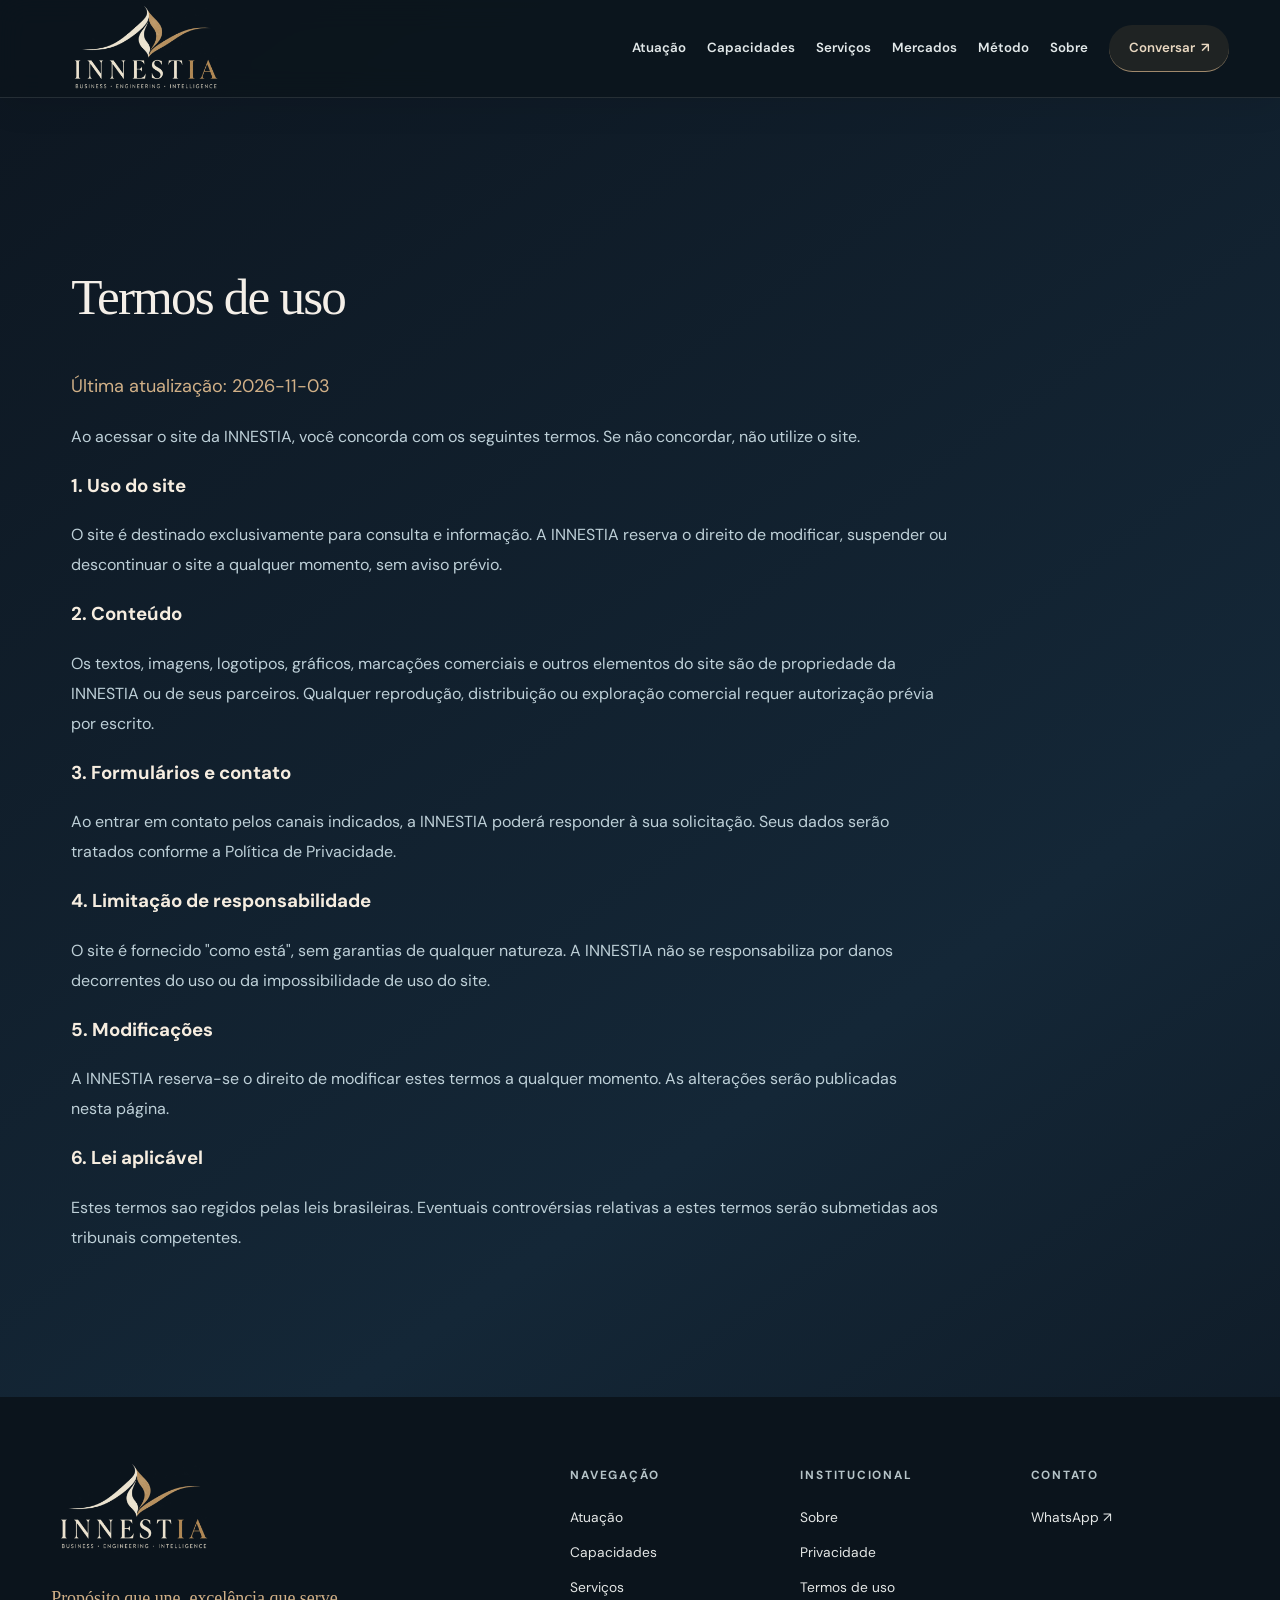
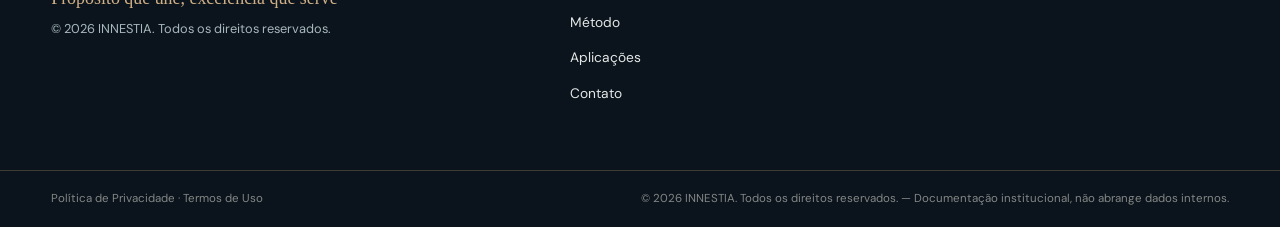
<file: termos/index.html>
<!DOCTYPE html>
<html lang="pt-BR">
<head>
  <meta charset="UTF-8">
  <meta name="viewport" content="width=device-width, initial-scale=1.0">
  <meta name="description" content="Consulte os termos de uso do site da INNESTIA, responsabilidades, propriedade intelectual, canais de contato e condições aplicáveis.">
  <meta name="theme-color" content="#171b18">
  <meta name="robots" content="index, follow">
  <title>Termos de Uso | INNESTIA</title>
  <link rel="canonical" href="https://innestia.com.br/termos/">
  <meta property="og:locale" content="pt_BR">
  <meta property="og:type" content="website">
  <meta property="og:site_name" content="INNESTIA">
  <meta property="og:title" content="Termos de Uso | INNESTIA">
  <meta property="og:description" content="Condições aplicáveis ao uso do site e dos conteúdos institucionais da INNESTIA.">
  <meta property="og:url" content="https://innestia.com.br/termos/">
  <meta property="og:image" content="https://innestia.com.br/static/og-image.png">
  <meta name="twitter:card" content="summary_large_image">
  <meta name="twitter:title" content="Termos de Uso | INNESTIA">
  <meta name="twitter:description" content="Condições aplicáveis ao uso do site e dos conteúdos institucionais da INNESTIA.">
  <meta name="twitter:image" content="https://innestia.com.br/static/og-image.png">
  <link rel="stylesheet" href="/static/css/main.css">
  <link rel="stylesheet" href="/static/css/dark-signature.css">
  <link rel="icon" href="/static/favicon.svg" type="image/svg+xml">
  <link rel="preconnect" href="https://fonts.googleapis.com">
  <link rel="preconnect" href="https://fonts.gstatic.com" crossorigin>
  <link href="https://fonts.googleapis.com/css2?family=DM+Sans:wght@400;500;600;700&family=Manrope:wght@400;500;600;700;800&display=swap" rel="stylesheet">
  
</head>
<body>
  <a class="skip-link" href="#principal">Pular para o conteúdo</a>
  <header class="site-header">
    <div class="nav-container">
      <a href="/" class="brand" aria-label="INNESTIA — início">
        <img src="/static/brand-v8.svg" alt="" class="brand-mark" width="190" height="91" decoding="async">
        <span class="brand-copy">
          <span class="brand-name">INNESTIA</span>
          <span class="brand-caption">Business · Engineering · Intelligence</span>
        </span>
      </a>
      <button id="menuToggle" class="menu-toggle" type="button" aria-label="Abrir menu" aria-expanded="false" aria-controls="menu">
        <span></span><span></span><span></span>
      </button>
      <nav class="nav-links-wrapper" aria-label="Navegação principal">
        <ul class="nav-links" id="menu">
          <li><a href="/#atuacao" class="nav-link">Atuação</a></li>
          <li><a href="/#capacidades" class="nav-link">Capacidades</a></li>
          <li><a href="/servicos/" class="nav-link">Serviços</a></li>
          <li><a href="/#mercados" class="nav-link">Mercados</a></li>
          <li><a href="/#metodo" class="nav-link">Método</a></li>
          <li><a href="/#sobre" class="nav-link">Sobre</a></li>
          <li><a href="https://wa.me/5511917612255" class="nav-link nav-link--cta" target="_blank" rel="noopener">Conversar <span aria-hidden="true">↗</span></a></li>
        </ul>
      </nav>
    </div>
  </header>

  <main id="principal">
    <section class="section">
  <h1 class="section-title">Termos de uso</h1>
  <p class="section-subtitle">Última atualização: 2026-11-03</p>
  <p>Ao acessar o site da INNESTIA, você concorda com os seguintes termos. Se não concordar, não utilize o site.</p>
  <h3>1. Uso do site</h3>
  <p>O site é destinado exclusivamente para consulta e informação. A INNESTIA reserva o direito de modificar, suspender ou descontinuar o site a qualquer momento, sem aviso prévio.</p>
  <h3>2. Conteúdo</h3>
  <p>Os textos, imagens, logotipos, gráficos, marcações comerciais e outros elementos do site são de propriedade da INNESTIA ou de seus parceiros. Qualquer reprodução, distribuição ou exploração comercial requer autorização prévia por escrito.</p>
  <h3>3. Formulários e contato</h3>
  <p>Ao entrar em contato pelos canais indicados, a INNESTIA poderá responder à sua solicitação. Seus dados serão tratados conforme a Política de Privacidade.</p>
  <h3>4. Limitação de responsabilidade</h3>
  <p>O site é fornecido "como está", sem garantias de qualquer natureza. A INNESTIA não se responsabiliza por danos decorrentes do uso ou da impossibilidade de uso do site.</p>
  <h3>5. Modificações</h3>
  <p>A INNESTIA reserva-se o direito de modificar estes termos a qualquer momento. As alterações serão publicadas nesta página.</p>
  <h3>6. Lei aplicável</h3>
  <p>Estes termos sao regidos pelas leis brasileiras. Eventuais controvérsias relativas a estes termos serão submetidas aos tribunais competentes.</p>
</section>

  </main>

  <footer class="site-footer">
    <div class="footer-container">
      <div class="footer-about">
        <a href="/" class="brand brand--footer" aria-label="INNESTIA — início">
          <img src="/static/brand-v8.svg" alt="" class="brand-mark" width="190" height="91" decoding="async">
          <span class="brand-copy">
            <span class="brand-name">INNESTIA</span>
            <span class="brand-caption">Business · Engineering · Intelligence</span>
          </span>
        </a>
        <p class="footer-tagline">Propósito que une, excelência que serve</p>
        <p class="footer-copy">© 2026 INNESTIA. Todos os direitos reservados.</p>
      </div>
      <div class="footer-links">
        <div class="footer-col">
          <h3>Navegação</h3>
          <ul>
            <li><a href="/#atuacao">Atuação</a></li>
            <li><a href="/#capacidades">Capacidades</a></li>
            <li><a href="/servicos/">Serviços</a></li>
            <li><a href="/#metodo">Método</a></li>
            <li><a href="/#aplicacoes">Aplicações</a></li>
            <li><a href="/contato/">Contato</a></li>
          </ul>
        </div>
        <div class="footer-col">
          <h3>Institucional</h3>
          <ul>
            <li><a href="/sobre">Sobre</a></li>
            <li><a href="/politica">Privacidade</a></li>
            <li><a href="/termos">Termos de uso</a></li>
          </ul>
        </div>
        <div class="footer-col">
          <h3>Contato</h3>
          <ul>
            <li><a href="https://wa.me/5511917612255" target="_blank" rel="noopener">WhatsApp ↗</a></li>
          </ul>
        </div>
      </div>
    </div>
    <div class="footer-legal">
      <div class="container footer-legal-container">
        <p><a href="/politica">Política de Privacidade</a><span aria-hidden="true"> · </span><a href="/termos">Termos de Uso</a></p>
        <p>© 2026 INNESTIA. Todos os direitos reservados. — Documentação institucional, não abrange dados internos.</p>
      </div>
    </div>
  </footer>

  <script src="/static/js/main.js"></script>
</body>
</html>
</file>
<file: static/css/main.css>
:root {
  --ink: #171b18;
  --ink-soft: #28302b;
  --ivory: #f3f0e7;
  --paper: #fbfaf6;
  --sand: #e5ddcc;
  --gold: #c49a5a;
  --gold-light: #e6d6b4;
  --sage: #a8b09d;
  --muted: #59635a;
  --line: rgba(23, 27, 24, 0.16);
  --line-light: rgba(243, 240, 231, 0.2);
  --max-width: 1240px;
  --gutter: clamp(1.25rem, 4vw, 4rem);
  --header-height: 76px;
  --radius: 18px;
  --ease-out: cubic-bezier(0.23, 1, 0.32, 1);
  --font-display: "Manrope", system-ui, sans-serif;
  --font-body: "DM Sans", system-ui, sans-serif;
}

*, *::before, *::after { box-sizing: border-box; }
html { scroll-behavior: smooth; font-size: 16px; scroll-padding-top: calc(var(--header-height) + 1rem); }
body { margin: 0; background: var(--ivory); color: var(--ink); font-family: var(--font-body); line-height: 1.65; -webkit-font-smoothing: antialiased; }
body, button, a { cursor: default; }
p { text-wrap: pretty; }
a, button { cursor: pointer; }
a { color: inherit; text-decoration: none; }
img, svg { display: block; max-width: 100%; }
button { font: inherit; }
::selection { background: var(--gold); color: var(--ink); }
:focus-visible { outline: 3px solid var(--gold); outline-offset: 4px; }

.skip-link { position: fixed; top: -5rem; left: 1rem; z-index: 300; padding: .75rem 1rem; background: var(--gold); color: var(--ink); font-weight: 700; border-radius: 0 0 8px 8px; }
.skip-link:focus { top: 0; }
.container { width: min(100% - (var(--gutter) * 2), var(--max-width)); margin: 0 auto; }

.site-header { position: sticky; top: 0; z-index: 100; height: var(--header-height); background: rgba(243, 240, 231, .93); border-bottom: 1px solid var(--line); backdrop-filter: blur(14px); }
.nav-container { width: min(100% - (var(--gutter) * 2), var(--max-width)); height: 100%; margin: 0 auto; display: flex; align-items: center; justify-content: space-between; gap: 2rem; }
.brand { display: inline-flex; align-items: center; gap: .75rem; min-width: 0; }
.brand-mark { width: 38px; height: 38px; flex: 0 0 auto; }
.brand-copy { display: grid; gap: .08rem; min-width: 0; }
.brand-name { font: 800 .96rem/1 var(--font-display); letter-spacing: .16em; }
.brand-caption { color: var(--muted); font: 500 .74rem/1.2 var(--font-body); letter-spacing: .08em; text-transform: uppercase; white-space: nowrap; }
.nav-links-wrapper { display: flex; align-items: center; }
.nav-links { display: flex; align-items: center; gap: clamp(1rem, 2vw, 2rem); list-style: none; padding: 0; margin: 0; }
.nav-link { display: inline-flex; align-items: center; gap: .38rem; padding: .45rem 0; color: var(--ink-soft); font-size: .86rem; font-weight: 600; border-bottom: 1px solid transparent; transition: color 180ms ease-out, border-color 180ms ease-out, transform 160ms ease-out; }
.nav-link:hover { color: var(--gold); border-color: var(--gold); }
.nav-link:active { transform: scale(.97); }
.nav-link--cta { padding: .7rem 1rem; color: var(--ivory); background: var(--ink); border-color: var(--ink); border-radius: 999px; }
.nav-link--cta:hover { color: var(--ink); background: transparent; border-color: var(--ink); }
.menu-toggle { display: none; width: 44px; height: 44px; padding: .65rem; border: 1px solid var(--line); border-radius: 50%; background: transparent; }
.menu-toggle span { display: block; width: 20px; height: 1.5px; margin: 4px auto; background: var(--ink); transition: transform 180ms ease-out, opacity 180ms ease-out; }

.hero { position: relative; overflow: hidden; min-height: min(780px, calc(100vh - var(--header-height))); display: flex; align-items: center; background: var(--ink); color: var(--ivory); isolation: isolate; }
.hero::before { content: ""; position: absolute; inset: 0; z-index: -2; background: radial-gradient(circle at 75% 44%, rgba(196,154,90,.2), transparent 23rem), radial-gradient(circle at 15% 90%, rgba(168,176,157,.13), transparent 25rem); }
.hero::after { content: ""; position: absolute; inset: 0; z-index: -1; opacity: .18; background-image: linear-gradient(115deg, transparent 0 48%, rgba(230,214,180,.13) 48.2%, transparent 48.5%), linear-gradient(25deg, transparent 0 70%, rgba(230,214,180,.08) 70.2%, transparent 70.5%); pointer-events: none; }
.hero-grid { position: relative; display: grid; grid-template-columns: minmax(0, 1.15fr) minmax(330px, .85fr); align-items: center; gap: clamp(2rem, 6vw, 7rem); padding-top: clamp(3.5rem, 6vw, 5.5rem); padding-bottom: clamp(3.5rem, 6vw, 5.5rem); }
.hero-copy { position: relative; z-index: 2; max-width: 680px; }
.hero-kicker, .section-kicker { margin: 0 0 1.15rem; color: var(--gold-light); font-size: .72rem; font-weight: 700; letter-spacing: .18em; text-transform: uppercase; }
.hero h1 { max-width: 730px; margin: 0; font: 800 clamp(3.2rem, 6vw, 5.6rem)/.98 var(--font-display); letter-spacing: -.055em; }
.hero h1 span { color: var(--gold-light); }
.hero-lead { max-width: 600px; margin: 1.45rem 0 .8rem; color: var(--gold-light); font-size: clamp(1.1rem, 1.8vw, 1.35rem); font-weight: 600; }
.hero-description { max-width: 590px; margin: 0; color: rgba(243,240,231,.72); font-size: 1.03rem; }
.hero-actions { display: flex; flex-wrap: wrap; gap: .8rem; margin-top: 1.7rem; }
.btn { display: inline-flex; align-items: center; justify-content: center; gap: .6rem; min-height: 48px; padding: .78rem 1.2rem; border: 1px solid transparent; border-radius: 999px; font-size: .86rem; font-weight: 700; line-height: 1; transition: background-color 180ms ease-out, color 180ms ease-out, border-color 180ms ease-out, transform 160ms ease-out; }
.btn:active { transform: scale(.97); }
.btn-primary { background: var(--gold); color: var(--ink); border-color: var(--gold); }
.btn-primary:hover { background: var(--gold-light); border-color: var(--gold-light); }
.btn-quiet { color: var(--ivory); border-color: rgba(243,240,231,.46); background: transparent; }
.btn-quiet:hover { color: var(--ink); background: var(--ivory); border-color: var(--ivory); }
.hero-signals { display: flex; flex-wrap: wrap; gap: .65rem 1.25rem; margin-top: 2.2rem; color: rgba(243,240,231,.72); font-size: .7rem; font-weight: 700; letter-spacing: .12em; text-transform: uppercase; }
.hero-signals span { display: inline-flex; align-items: center; gap: .55rem; }
.hero-signals span::before { content: ""; width: 5px; height: 5px; border-radius: 50%; background: var(--gold); }

/* One integrated system, three complementary inputs. */
.integration-map { display:grid; grid-template-columns:minmax(0,1.4fr) 65px minmax(0,1fr); align-items:center; margin-top:4rem; }
.integration-lane { display:grid; grid-template-columns:32px 1fr auto; gap:1rem; align-items:center; padding:1.8rem 1.5rem 1.8rem 0; border-bottom:1px solid #8a806755; }
.integration-lane:first-child { border-top:1px solid #8a806755; }
.integration-lane h3 { margin:0; font:700 1.6rem var(--font-display); letter-spacing:-.04em; }
.integration-lane p { margin:.5rem 0 0; color:var(--muted); font-size:.9rem; }
.lane-number,.lane-output { color:#6c512b; font-size:.65rem; letter-spacing:.1em; }
.integration-junction { height:69%; border:1px solid #8c734a; border-left:0; position:relative; }
.integration-junction::before,.integration-junction::after { content:''; position:absolute; top:50%; width:50%; border-top:1px solid #8c734a; }
.integration-junction::after { right:0; }
.integration-junction span { position:absolute; right:-25px; top:calc(50% - 14px); z-index:1; background:var(--sand); color:#6c512b; }
.integration-result { margin-left:24px; padding:2rem; background:var(--ink); color:var(--ivory); box-shadow:8px 8px 0 #c49a5a55; }
.integration-result h3 { margin:1.5rem 0; font:700 clamp(1.7rem,3vw,2.7rem)/1.1 var(--font-display); letter-spacing:-.045em; }
.integration-result p { color:#c4c6b9; font-size:.9rem; }
.integration-return { display:block; border-top:1px solid #d5ccac44; padding-top:1rem; margin-top:1.5rem; color:var(--gold-light); font-size:.7rem; }
.concept-label { color:#6c512b; font-size:.72rem; text-transform:uppercase; letter-spacing:.15em; font-weight:700; }
.concept-board { margin-top:3rem; border:1px solid var(--line); background:var(--paper); }
.board-heading { display:flex; justify-content:space-between; gap:1rem; background:var(--ink); color:var(--gold-light); padding:1.25rem 2rem; font-size:.65rem; letter-spacing:.12em; }
.concept-board h3 { font:700 1.2rem var(--font-display); margin:0 0 1.5rem; letter-spacing:-.025em; }
.concept-board h3>span { color:#82653b; font-size:.8rem; margin-right:.8rem; }
.process-document { padding:2rem; border-bottom:1px solid var(--line); }
.process-map { list-style:none; padding:0; margin:0; display:grid; grid-template-columns:repeat(3,minmax(0,1fr)); gap:2.5rem; }
.process-map li { position:relative; display:grid; gap:.5rem; border:1px solid #b7aa90; padding:1.25rem; }
.process-map li:nth-child(2) { background:var(--sand); }
.process-map li:not(:last-child)::after { content:'→'; position:absolute; right:-1.8rem; top:40%; color:#82653b; }
.process-map small { font-size:.6rem; letter-spacing:.13em; color:#6c512b; }
.process-map strong { font-size:.93rem; }
.process-map li>span { font-size:.78rem; color:var(--muted); }
.process-return { color:#6c512b; font-size:.78rem; margin:1rem 0 0; }
.document-pair { display:grid; grid-template-columns:1.1fr 1fr; }
.document-pair article { padding:2rem; min-width:0; }
.matrix-document { border-right:1px solid var(--line); }
.document-pair p { color:var(--muted); font-size:.85rem; }
.matrix-document table { border-collapse:collapse; width:100%; font-size:.75rem; text-align:left; margin-top:1.5rem; }
.matrix-document caption { text-align:left; padding-bottom:.75rem; font-size:.7rem; color:var(--muted); }
.matrix-document th,.matrix-document td { padding:.85rem .5rem; border-bottom:1px solid var(--line); vertical-align:top; }
.matrix-document thead { background:var(--sand); }
.matrix-document th { font-weight:600; }
.roadmap { list-style:none; padding:0; margin:1.5rem 0 0; }
.roadmap li { display:grid; grid-template-columns:64px 1fr; gap:1rem; border-top:1px solid var(--line); padding:1rem 0; }
.roadmap li>span { color:#6c512b; font-size:.6rem; letter-spacing:.08em; padding-top:.2rem; }
.roadmap strong { font-size:.85rem; }
.roadmap small { display:block; color:var(--muted); font-size:.78rem; margin-top:.3rem; }
.board-note { margin:0; border-top:1px solid var(--line); padding:1rem 2rem; font-size:.72rem; color:var(--muted); }
@media(max-width:720px) {
 .integration-map { grid-template-columns:1fr; }
 .integration-lane { grid-template-columns:24px 1fr; padding:1.4rem 0; }
 .lane-output { grid-column:2; }
 .integration-junction { height:36px; width:1px; margin:auto; border:0; border-left:1px solid #8c734a; }
 .integration-junction::before,.integration-junction::after { display:none; }
 .integration-junction span { right:-8px; top:13px; transform:rotate(90deg); }
 .integration-result { margin:10px 8px 0 0; }
 .document-pair,.process-map { grid-template-columns:1fr; }
 .process-map { gap:2rem; }
 .process-map li:not(:last-child)::after { content:'↓'; right:50%; top:auto; bottom:-1.8rem; }
 .matrix-document { border-right:0; border-bottom:1px solid var(--line); }
 .process-document,.document-pair article { padding:1.25rem; }
 .board-heading { padding:1rem 1.25rem; font-size:.55rem; }
 .matrix-document th,.matrix-document td { padding:.75rem .3rem; overflow-wrap:anywhere; }
 .board-note { padding:1.25rem; }
}

/* Application drawings share a drafting grammar, not the same symbol. */
.sr-only { position:absolute; width:1px; height:1px; padding:0; margin:-1px; overflow:hidden; clip:rect(0,0,0,0); white-space:nowrap; border:0; }
.application-diagram { width:100%; height:140px; margin-bottom:1.5rem; stroke:#7d725b; stroke-width:1.3; background:linear-gradient(#776c5210 1px,transparent 1px),linear-gradient(90deg,#776c5210 1px,transparent 1px); background-size:20px 20px; }
.application-diagram .active { fill:#c49a5a55; stroke:#735329; }
.application-card h3 { margin-top:1rem; }
.application-card details { margin-top:auto; padding-top:1.5rem; }
.application-card summary { display:flex; align-items:center; justify-content:space-between; min-height:44px; padding:.5rem 0; cursor:pointer; font-size:.86rem; font-weight:700; list-style:none; border-top:1px solid var(--line); }
.application-card summary::-webkit-details-marker { display:none; }
.detail-sign::before { content:'+'; font-size:1.3rem; font-weight:400; }
.application-card details[open] .detail-sign::before { content:'−'; }
.application-detail { padding-top:1rem; }
.application-detail p+p { margin-top:1rem; }
.application-detail a { min-height:44px; }

/* Solid assembly: real CSS volumes, no canvas or motion dependency. */
.assembly-scene { position: relative; width: 100%; margin: 0; min-height: 490px; perspective: 1500px; }
.assembly-caption { position: absolute; inset: 0 0 auto; display: flex; justify-content: space-between; border-top: 1px solid #776c52; padding-top: 12px; font: 600 10px/1.5 var(--font-body); letter-spacing: .16em; color: var(--gold-light); }
.assembly-stage { position: absolute; left: calc(50% - 110px); top: 62%; width: 220px; height: 180px; transform: rotateX(58deg) rotateZ(-35deg); transform-style: preserve-3d; }
.solid-module { position: absolute; width: 220px; height: 180px; transform-style: preserve-3d; --top: #bea16e; --front: #8c6838; --right: #614a2c; }
.solid-module i { position: absolute; display: block; font-style: normal; backface-visibility: hidden; border: 1px solid #d6c19866; }
.solid-top { inset: 0; transform: translateZ(36px); background: linear-gradient(135deg,#ffffff18,transparent 65%),var(--top); box-shadow: inset 0 0 0 10px #0000000a; }
.solid-top::before { content: ''; position:absolute; inset: 15px; border: 1px solid #ffffff40; background: radial-gradient(circle at 3px 3px,#352f23 2px,transparent 3px) 0 0 / calc(100% - 3px) calc(100% - 3px); }
.solid-top b { position:absolute; bottom:25px; left:25px; font:700 11px var(--font-body); letter-spacing:.18em; color:#29281f; }
.solid-front { width:220px; height:36px; top:180px; transform-origin: top; transform: translateZ(36px) rotateX(-90deg); background: var(--front); }
.solid-right { width:36px; height:180px; left:220px; transform-origin:left; transform:translateZ(36px) rotateY(90deg); background:var(--right); }
.solid-left { width:36px; height:180px; left:-36px; transform-origin:right; transform:translateZ(36px) rotateY(-90deg); background:var(--right); }
.module-base { transform:translateZ(0); }
.module-base .solid-top { box-shadow: 0 35px 40px #00000066; }
.module-engineering { transform:translateZ(90px); --top:#667367; --front:#39463d; --right:#29332d; }
.module-engineering .solid-top b { color:#f0eddb; }
.module-strategy { transform:translateZ(180px); --top:#ded7c4; --front:#a39c89; --right:#797360; }
.module-context { transform:translateZ(270px) translateX(-16px); --top:#c7a267; --front:#9b753e; --right:#6c4d29; }
.assembly-legend { position:absolute; bottom:0; left:0; right:0; display:flex; justify-content:space-between; gap:1rem; color:#d8d4c6; font-size:.8rem; }
.assembly-legend>span:last-child { font-size:.55rem; letter-spacing:.12em; text-align:right; align-self:end; color:#b4b7aa; }
@media(max-width:720px) { .assembly-scene { width:100%; min-height:440px; } .assembly-stage { transform:scale(.78) rotateX(58deg) rotateZ(-35deg); top:52%; } }

.section { padding: clamp(5rem, 10vw, 9rem) 0; }
.section--light { background: var(--ivory); }
.section--sand { background: var(--sand); }
.section--ink { background: var(--ink); color: var(--ivory); }
.section-heading { max-width: 660px; }
.section-heading--wide { max-width: 780px; }
.section-heading--split { display: grid; grid-template-columns: minmax(0, 1.1fr) minmax(260px, .7fr); gap: 4rem; align-items: end; max-width: 980px; }
.section-heading--inverse .section-kicker { color: var(--gold-light); }
.section-heading h2, .contact-band h2, .page-title { margin: 0; font: 800 clamp(2.25rem, 4.6vw, 4.6rem)/1.02 var(--font-display); letter-spacing: -.05em; }
.section-heading h2 em, .contact-band h2 em { color: var(--gold); font-style: normal; }
.section--sand .section-heading h2 em, .section--light .section-heading h2 em { color: #6c512b; }
.section-heading > p:last-child { margin: 0; color: var(--muted); font-size: 1rem; }
.section-heading--inverse > p:last-child { color: rgba(243,240,231,.72); }
.section-heading--wide > p:last-child { max-width: 54ch; margin-top: 1.5rem; }

.field-grid { display: grid; grid-template-columns: repeat(2, minmax(0, 1fr)); gap: 1.25rem; margin-top: 4rem; }
.field-panel { min-height: 430px; padding: clamp(1.5rem, 3vw, 2.5rem); border-radius: var(--radius); display: flex; flex-direction: column; }
.field-panel--dark { background: var(--ink); color: var(--ivory); }
.field-panel--outline { border: 1px solid var(--line); background: rgba(251,250,246,.45); }
.field-panel-top { display: flex; align-items: center; justify-content: space-between; margin-bottom: auto; color: var(--gold); font-size: .74rem; font-weight: 700; letter-spacing: .16em; text-transform: uppercase; }
.field-panel--outline .field-panel-top { color: #6c512b; }
.field-index { font: 700 1rem/1 var(--font-display); letter-spacing: .03em; }
.field-panel h3 { max-width: 14ch; margin: 3.5rem 0 1rem; font: 700 clamp(1.55rem, 2.5vw, 2.3rem)/1.05 var(--font-display); letter-spacing: -.035em; }
.field-panel p { max-width: 48ch; margin: 0; color: rgba(243,240,231,.68); }
.field-panel--outline p { color: var(--muted); }
.field-list { display: grid; gap: .65rem; list-style: none; margin: 2rem 0; padding: 0; color: rgba(243,240,231,.8); font-size: .88rem; }
.field-panel--outline .field-list { color: var(--ink-soft); }
.field-list li { display: flex; gap: .7rem; }
.field-list li::before { content: "↗"; color: var(--gold); }
.text-link { display: inline-flex; align-items: center; gap: .45rem; width: fit-content; margin-top: auto; padding-bottom: .2rem; border-bottom: 1px solid currentColor; color: inherit; font-size: .82rem; font-weight: 700; }
.text-link:hover { color: var(--gold); }

.capability-list { margin-top: 4rem; border-top: 1px solid var(--line); }
.capability-row { display: grid; grid-template-columns: 48px minmax(150px, .55fr) minmax(0, 1fr) 28px; gap: 1.5rem; align-items: center; padding: 1.65rem 0; border-bottom: 1px solid var(--line); }
.capability-icon { width: 42px; height: 42px; display: grid; place-items: center; border: 1px solid rgba(23,27,24,.28); border-radius: 50%; color: var(--ink); }
.capability-icon svg { width: 23px; height: 23px; stroke: currentColor; stroke-width: 1.4; stroke-linecap: round; stroke-linejoin: round; }
.capability-row h3 { margin: 0; font: 700 clamp(1.35rem, 2vw, 1.85rem)/1 var(--font-display); letter-spacing: -.035em; }
.capability-row p { max-width: 52ch; margin: 0; color: var(--muted); font-size: .95rem; }
.capability-arrow { color: #6c512b; font-size: 1.35rem; transition: transform 180ms ease-out, color 180ms ease-out; }
.capability-row:hover .capability-arrow { color: var(--ink); transform: translate(3px, -3px); }

.application-grid { display: grid; grid-template-columns: repeat(3, minmax(0, 1fr)); gap: 1px; margin-top: 4rem; border-top: 1px solid var(--line); border-left: 1px solid var(--line); background: var(--line); }
.application-card { display: flex; min-height: 280px; flex-direction: column; padding: 1.5rem; background: var(--ivory); border-right: 1px solid var(--line); border-bottom: 1px solid var(--line); }
.application-index, .panel-index { color: #6c512b; font-size: .74rem; font-weight: 700; letter-spacing: .14em; text-transform: uppercase; }
.application-card h3 { max-width: 15ch; margin: 2.7rem 0 .85rem; font: 700 clamp(1.3rem, 2vw, 1.7rem)/1.08 var(--font-display); letter-spacing: -.03em; }
.application-card p { max-width: 32ch; margin: 0; color: var(--muted); font-size: .92rem; }
.application-card .text-link { margin-top: auto; padding-top: 1.4rem; color: var(--ink); }
.application-card:hover { background: var(--paper); }
.application-panel { display: grid; grid-template-columns: minmax(0, .8fr) minmax(280px, 1.2fr); gap: 3rem; align-items: center; margin-top: 1px; padding: clamp(2rem, 5vw, 4rem); background: var(--ink); color: var(--ivory); }
.application-panel-copy h3 { max-width: 14ch; margin: 1.4rem 0 1rem; font: 800 clamp(1.8rem, 3vw, 3rem)/1.02 var(--font-display); letter-spacing: -.045em; }
.application-panel-copy p { max-width: 38ch; margin: 0; color: rgba(243,240,231,.72); }
.panel-index { color: var(--gold-light); }
.system-map { position: relative; width: min(100%, 420px); aspect-ratio: 1.4; justify-self: end; border: 1px solid rgba(230,214,180,.22); background: linear-gradient(135deg, rgba(255,255,255,.06), transparent 48%), rgba(255,255,255,.015); overflow: hidden; }
.system-map::before, .system-map::after { content: ""; position: absolute; inset: 15% 9%; border: 1px solid rgba(230,214,180,.32); border-radius: 50%; transform: rotate(-18deg); }
.system-map::after { inset: 8% 22%; transform: rotate(58deg); border-color: rgba(230,214,180,.18); }
.system-node, .system-core { position: absolute; z-index: 1; display: grid; place-items: center; border: 1px solid rgba(230,214,180,.42); border-radius: 999px; color: var(--gold-light); font-size: .72rem; font-weight: 700; letter-spacing: .1em; text-transform: uppercase; }
.system-node { width: 6rem; height: 2rem; background: rgba(23,27,24,.7); }
.system-node--top { top: 8%; left: 50%; transform: translateX(-50%); }
.system-node--left { top: 50%; left: 3%; transform: translateY(-50%); }
.system-node--right { top: 50%; right: 3%; transform: translateY(-50%); }
.system-node--bottom { bottom: 8%; left: 50%; transform: translateX(-50%); }
.system-core { top: 50%; left: 50%; width: 7rem; height: 7rem; transform: translate(-50%, -50%); border-color: var(--gold); background: rgba(196,154,90,.16); box-shadow: 0 18px 40px rgba(0,0,0,.24), inset 0 0 0 1px rgba(230,214,180,.12); }

.faq-grid { display: grid; grid-template-columns: minmax(0, .85fr) minmax(0, 1fr); gap: clamp(3rem, 9vw, 8rem); align-items: start; }
.faq-list { border-top: 1px solid var(--line); }
.faq-list details { border-bottom: 1px solid var(--line); }
.faq-list summary { display: flex; align-items: center; justify-content: space-between; gap: 1rem; padding: 1.35rem 0; cursor: pointer; list-style: none; font: 700 1rem/1.3 var(--font-display); }
.faq-list summary::-webkit-details-marker { display: none; }
.faq-list summary::after { content: "+"; color: var(--gold); font-size: 1.3rem; font-weight: 400; }
.faq-list details[open] summary::after { content: "−"; }
.faq-list details p { max-width: 58ch; margin: -.4rem 2rem 1.35rem 0; color: var(--muted); font-size: .94rem; }

.method-grid { display: grid; grid-template-columns: repeat(4, minmax(0, 1fr)); gap: 1px; margin-top: 4rem; border-top: 1px solid var(--line-light); border-bottom: 1px solid var(--line-light); }
.method-card-wrap { min-width: 0; }
.method-card { width: 100%; min-height: 180px; display: grid; grid-template-columns: 1fr auto; align-content: space-between; gap: 1rem; padding: 1.35rem; text-align: left; color: var(--ivory); background: transparent; border: 0; border-right: 1px solid var(--line-light); border-radius: 0; transition: background-color 180ms ease-out, color 180ms ease-out; }
.method-card-wrap:last-child .method-card { border-right: 0; }
.method-card:hover, .method-card.is-active { background: rgba(230,214,180,.1); }
.method-number { color: var(--gold); font: 700 .72rem/1 var(--font-display); }
.method-name { font: 700 clamp(1.3rem, 2vw, 1.7rem)/1 var(--font-display); letter-spacing: -.03em; }
.method-plus { justify-self: end; color: var(--gold-light); font-size: 1.5rem; font-weight: 400; line-height: 1; transition: transform 180ms ease-out; }
.method-card.is-active .method-plus { transform: rotate(45deg); }
.method-detail { padding: 0 1.35rem 1.4rem; border-right: 1px solid var(--line-light); color: rgba(243,240,231,.64); font-size: .86rem; }
.method-card-wrap:last-child .method-detail { border-right: 0; }
.method-detail p { margin: 0; }

.proof-grid { display: grid; grid-template-columns: repeat(3, minmax(0, 1fr)); margin-top: 3.5rem; border-top: 1px solid var(--line); }
.proof-card { min-height: 220px; padding: 1.5rem 1.5rem 0 0; border-right: 1px solid var(--line); }
.proof-card + .proof-card { padding-left: 1.5rem; }
.proof-card:last-child { border-right: 0; }
.proof-number { color: #6c512b; font-size: .74rem; font-weight: 700; letter-spacing: .14em; text-transform: uppercase; }
.proof-card h3 { max-width: 17ch; margin: 2rem 0 .85rem; font: 700 clamp(1.3rem, 2vw, 1.7rem)/1.08 var(--font-display); letter-spacing: -.03em; }
.proof-card p { max-width: 34ch; margin: 0; color: var(--muted); font-size: .95rem; }

.statement-grid { display: grid; grid-template-columns: minmax(0, .85fr) minmax(0, 1fr); gap: clamp(3rem, 10vw, 9rem); align-items: start; }
.statement-copy { max-width: 55ch; color: var(--muted); font-size: 1.05rem; }
.statement-copy p:first-child { margin-top: 0; color: var(--ink); font-size: clamp(1.3rem, 2.3vw, 1.85rem); line-height: 1.35; letter-spacing: -.02em; }
.statement-copy .text-link { margin-top: 1.5rem; color: var(--ink); }

.contact-band { padding: clamp(4rem, 9vw, 7rem) 0; background: var(--ink-soft); color: var(--ivory); }
.contact-grid { display: grid; grid-template-columns: minmax(0, 1fr) minmax(260px, .55fr); gap: 4rem; align-items: end; }
.contact-band .section-kicker { color: var(--gold-light); }
.contact-band h2 { max-width: 11ch; }
.contact-band p:not(.section-kicker) { max-width: 48ch; margin: 1.4rem 0 0; color: rgba(243,240,231,.72); }
.contact-actions { display: flex; flex-direction: column; align-items: flex-start; gap: 1.2rem; }
.contact-email { padding-bottom: .25rem; border-bottom: 1px solid rgba(243,240,231,.5); color: var(--gold-light); font-size: .92rem; }
.contact-email:hover { color: var(--ivory); }

.site-footer { padding: 4rem 0 0; background: var(--ink); color: var(--ivory); }
.footer-container { width: min(100% - (var(--gutter) * 2), var(--max-width)); margin: 0 auto; display: grid; grid-template-columns: minmax(220px, .8fr) minmax(0, 1.2fr); gap: 5rem; padding-bottom: 4rem; }
.brand--footer .brand-caption, .brand--footer .brand-name { color: var(--ivory); }
.footer-tagline { margin: 1.5rem 0 .4rem; color: var(--gold-light); font-size: .95rem; }
.footer-copy { margin: 0; color: rgba(243,240,231,.56); font-size: .8rem; }
.footer-links { display: grid; grid-template-columns: repeat(3, 1fr); gap: 2rem; }
.footer-col h3 { margin: .35rem 0 1.1rem; color: rgba(243,240,231,.6); font-size: .74rem; letter-spacing: .15em; text-transform: uppercase; }
.footer-col ul { display: grid; gap: .55rem; list-style: none; margin: 0; padding: 0; }
.footer-col a { color: rgba(243,240,231,.82); font-size: .86rem; }
.footer-col a:hover { color: var(--gold-light); }
.footer-legal { padding: 1.15rem 0; border-top: 1px solid var(--line-light); color: rgba(243,240,231,.52); font-size: .72rem; }
.footer-legal-container { display: flex; flex-wrap: wrap; align-items: center; justify-content: space-between; gap: 1rem; }
.footer-legal p { margin: 0; }
.footer-legal a:hover { color: var(--gold-light); }

.page-section { min-height: calc(100vh - var(--header-height)); }
.narrow-copy { max-width: 900px; }
.page-title { max-width: 720px; margin-top: .2rem; }
.page-lead { max-width: 62ch; margin: 1.5rem 0 0; color: var(--muted); font-size: 1.18rem; }
.contact-options { display: grid; grid-template-columns: repeat(3, minmax(0, 1fr)); gap: 1rem; margin: 3rem 0 1.5rem; }
.contact-option { display: flex; align-items: center; gap: .9rem; min-height: 104px; padding: 1.1rem; border: 1px solid var(--line); border-radius: 14px; background: var(--paper); transition: transform 180ms ease-out, border-color 180ms ease-out; }
.contact-option:hover { transform: translateY(-3px); border-color: var(--gold); }
.contact-option--dark { background: var(--ink); color: var(--ivory); border-color: var(--ink); }
.contact-option-icon { display: grid; place-items: center; width: 38px; height: 38px; flex: 0 0 auto; border: 1px solid var(--gold); border-radius: 50%; color: var(--gold); font-size: .72rem; font-weight: 700; }
.contact-option strong, .contact-option small { display: block; }
.contact-option strong { font-size: .86rem; overflow-wrap: anywhere; }
.contact-option small { margin-top: .18rem; color: var(--muted); font-size: .75rem; }
.contact-option--dark small { color: rgba(243,240,231,.58); }
.form-note { max-width: 70ch; color: var(--muted); font-size: .78rem; }

@media (max-width: 900px) {
  .hero-grid { grid-template-columns: 1fr; }
  .hero-visual { width: min(100%, 480px); justify-self: center; margin-top: 1rem; }
  .section-heading--split, .statement-grid, .contact-grid, .footer-container { grid-template-columns: 1fr; gap: 2rem; }
  .field-panel { min-height: 390px; }
  .footer-links { max-width: 700px; }
}

@media (max-width: 720px) {
  :root { --header-height: 68px; }
  .brand-caption { display: none; }
  .brand-mark { width: 34px; height: 34px; }
  .menu-toggle { display: block; }
  .nav-links-wrapper { position: absolute; top: var(--header-height); left: 0; right: 0; display: none; padding: .75rem var(--gutter) 1rem; background: rgba(243,240,231,.98); border-bottom: 1px solid var(--line); box-shadow: 0 18px 30px rgba(23,27,24,.08); }
  .nav-links-wrapper.open { display: block; }
  .nav-links { display: grid; gap: .2rem; }
  .nav-link { width: 100%; padding: .75rem .2rem; }
  .nav-link--cta { justify-content: center; margin-top: .45rem; }
  .hero-grid { padding-top: 4.5rem; padding-bottom: 4rem; }
  .hero h1 { font-size: clamp(3rem, 14vw, 5rem); }
  .hero-lead { margin-top: 1.5rem; font-size: 1rem; }
  .hero-description { font-size: .95rem; }
  .hero-signals { margin-top: 2.2rem; gap: .5rem .9rem; font-size: .7rem; }
  .hero-visual { width: 92%; margin-top: 0; }
  .visual-label { font-size: .65rem; }
  .field-grid, .contact-options, .proof-grid, .application-grid { grid-template-columns: 1fr; }
  .field-panel { min-height: 410px; }
  .application-panel, .faq-grid { grid-template-columns: 1fr; }
  .system-map { justify-self: stretch; width: 100%; }
  .proof-card, .proof-card + .proof-card { min-height: auto; padding: 1.5rem 0; border-right: 0; border-bottom: 1px solid var(--line); }
  .proof-card:last-child { border-bottom: 0; }
  .capability-row { grid-template-columns: 40px 1fr 20px; gap: .9rem; }
  .capability-row p { grid-column: 2 / -1; margin-top: -.35rem; }
  .capability-arrow { grid-column: 3; grid-row: 1; }
  .method-grid { grid-template-columns: 1fr 1fr; }
  .method-card { min-height: 140px; padding: 1rem; }
  .method-detail { padding: 0 1rem 1.2rem; border-right: 1px solid var(--line-light); }
  .method-card-wrap:nth-child(2) .method-card, .method-card-wrap:nth-child(2) .method-detail { border-right: 0; }
  .method-card-wrap:nth-child(3) .method-card, .method-card-wrap:nth-child(4) .method-card { border-top: 1px solid var(--line-light); }
  .footer-links { grid-template-columns: 1fr 1fr; gap: 2rem 1rem; }
  .footer-col:last-child { grid-column: 1 / -1; }
  .footer-legal-container { display: block; }
  .footer-legal-container p + p { margin-top: .65rem; }
}

@media (prefers-reduced-motion: reduce) {
  html { scroll-behavior: auto; }
  *, *::before, *::after { animation: none !important; transition: none !important; }
  .hero-scene, .hero-scene-shell { animation: none; transition: none; }
}
</file>
<file: static/css/dark-signature.css>
/* INNESTIA — Dark Signature v9.
   Adaptação visual da apresentação v8 Dark, preservando arquitetura, navegação
   e documentos conceituais do site institucional. 2026-11-06. */
:root{
  --signature-bg:#0d1620;
  --signature-2:#122331;
  --signature-3:#183141;
  --signature-ink:#f4efe8;
  --signature-sub:#bed0d8;
  --signature-gold:#d1b087;
  --signature-line:rgba(204,173,126,.26);
  --gold:#b48a54;
  --gold-light:#d1b087;
  --header-height:98px;
}
html { color-scheme: dark; }
body{
  background:linear-gradient(145deg,var(--signature-bg) 0%,#142737 60%,#0d1620 100%);
  color:var(--signature-ink);
}
::selection{background:#b48a54;color:#0d1620}
:focus-visible{outline-color:var(--signature-gold)}
.site-header{
  background:rgba(11,21,29,.92);
  border-bottom:1px solid rgba(255,255,255,.11);
  box-shadow:0 10px 30px rgba(0,0,0,.08);
  color:var(--signature-ink);
}
.brand{flex-shrink:0}
.brand-mark{
  width:190px;height:91px;max-width:190px;
  object-fit:contain;flex:0 0 auto;
}
.brand-copy{display:none}
.nav-links{gap:clamp(.75rem,1.65vw,1.7rem)}
.nav-link{color:#e2e8e9;font-size:.83rem}
.nav-link:hover{color:var(--signature-gold);border-color:var(--signature-gold)}
.nav-link--cta{
  color:#e9d8c1;border-color:rgba(209,176,135,.73);
  background:rgba(180,138,84,.12);border-radius:999px;padding:.77rem 1.2rem
}
.nav-link--cta:hover{color:#fff;border-color:#d1b087;background:rgba(180,138,84,.27)}
.menu-toggle{border-color:var(--signature-line);color:var(--signature-ink)}
.menu-toggle span{background:var(--signature-ink)}
.hero{
  background:linear-gradient(135deg,#0d1620 0%,#162d3c 62%,#0d1620 100%);
  color:var(--signature-ink);
}
.hero::before{
  background:
    radial-gradient(circle at 80% 25%,rgba(179,138,84,.18),transparent 30%),
    repeating-linear-gradient(90deg,transparent 0,transparent 121px,rgba(255,255,255,.03) 122px,rgba(255,255,255,.03) 123px);
}
.hero::after{opacity:.12}
.hero-grid{gap:clamp(2rem,4vw,4.5rem)}
.hero-kicker--signature{
  color:var(--signature-gold);font-weight:700;letter-spacing:.21em;
  margin:0 0 1rem;font-size:.7rem;text-transform:uppercase;
}
.hero h1{
  font-family:Georgia,"Times New Roman",serif;
  font-weight:400;letter-spacing:-.045em;
  font-size:clamp(2.8rem,5.1vw,5.15rem);line-height:1.07;
}
.hero h1 span{color:var(--signature-gold)}
.hero-lead{color:#e9d7bc;font-weight:500;line-height:1.55}
.hero-description{color:var(--signature-sub);line-height:1.85;max-width:57ch}
.hero-signals{color:#d5c4a8}
.hero-visual.assembly-scene{
  border:1px solid var(--signature-line);
  border-radius:18px;
  background:linear-gradient(160deg,rgba(242,238,228,.085),rgba(238,240,243,.02));
  box-shadow:0 28px 70px rgba(0,0,0,.24);
  backdrop-filter:blur(12px);
  padding:1.2rem;
}
.assembly-caption{inset:1rem 1.5rem auto}
.assembly-legend{bottom:1rem;left:1.5rem;right:1.5rem}
.btn{border-radius:999px}
.btn-primary{background:#c6a06c;border-color:#c6a06c;color:#121e28}
.btn-primary:hover{background:#dfbd91;border-color:#dfbd91}
.btn-quiet{color:var(--signature-ink);border-color:rgba(229,215,194,.58)}
.btn-quiet:hover{background:#eadbcc;color:#121e28;border-color:#eadbcc}
.section--light{background:#101f2a;color:var(--signature-ink)}
.section--sand{background:#183141;color:var(--signature-ink)}
.section--ink{background:#0d1822;color:var(--signature-ink)}
.section-heading h2,.contact-band h2,.page-title{
  font-family:Georgia,"Times New Roman",serif;font-weight:400;
  font-size:clamp(2.2rem,4.1vw,4.25rem);line-height:1.14;letter-spacing:-.037em
}
.section-heading h2 em,.section--sand .section-heading h2 em,
.section--light .section-heading h2 em,.contact-band h2 em{color:var(--signature-gold)}
.section-heading > p:last-child,.page-lead,
.section--light .section-heading > p:last-child,.section--sand .section-heading > p:last-child{
  color:var(--signature-sub);line-height:1.78
}
.section-kicker,.section-heading--inverse .section-kicker{color:var(--signature-gold)}
.field-panel{
  border-radius:14px;border:1px solid var(--signature-line);
  box-shadow:0 22px 55px rgba(0,0,0,.12);
  background:linear-gradient(145deg,rgba(255,255,255,.065),rgba(255,255,255,.022));
  color:var(--signature-ink)
}
.field-panel--dark{background:#182e3a}
.field-panel--outline{background:rgba(255,255,255,.055);border-color:var(--signature-line);color:var(--signature-ink)}
.field-panel h3,.application-card h3,.proof-card h3{
  font-family:Georgia,"Times New Roman",serif;font-weight:400;line-height:1.2
}
.field-panel--outline .field-panel-top,.field-panel-top{color:var(--signature-gold)}
.field-panel p,.field-panel--outline p{color:#c6d4d8}
.field-list,.field-panel--outline .field-list{color:#e0e6e6}
.field-list li::before{color:var(--signature-gold)}
.field-panel .text-link{color:#f3e3ca}
.capability-row{border-color:var(--signature-line);color:var(--signature-ink)}
.capability-row h3{color:var(--signature-ink)}
.capability-row p,.capability-arrow{color:var(--signature-sub)}
.capability-icon{color:var(--signature-gold);border-color:var(--signature-line)}
.integration-lane{border-color:var(--signature-line);color:var(--signature-ink)}
.integration-lane p{color:var(--signature-sub)}
.integration-junction span{background:#183141;color:var(--signature-gold)}
.integration-result{background:#0d1620;border:1px solid var(--signature-line)}
.integration-result p{color:var(--signature-sub)}
.application-grid{border-color:var(--signature-line);background:var(--signature-line)}
.application-card{
  color:var(--signature-ink);background:#142735;
  border-color:var(--signature-line);
  transition:background .2s ease,transform .2s ease;
}
.application-card:hover{background:#1c3543;transform:translateY(-2px)}
.application-card p,.application-panel-copy p{color:var(--signature-sub)}
.application-card .text-link{color:#e7cda6}
.application-index,.panel-index{color:var(--signature-gold)}
.application-panel{background:#11202b;border:1px solid var(--signature-line);border-radius:15px}
.method-card{border-color:var(--signature-line)}
.method-detail{border-color:var(--signature-line);color:var(--signature-sub)}
.proof-card{border:1px solid var(--signature-line);padding:1.55rem;border-radius:13px;background:rgba(255,255,255,.05)}
.proof-card p{color:var(--signature-sub)}
.proof-number{color:var(--signature-gold)}
.statement-copy,.statement-copy p:first-child{color:var(--signature-ink)}
.statement-copy p:not(:first-child){color:var(--signature-sub)}
.statement-copy .text-link{color:var(--signature-gold)}
.faq-list details{border-color:var(--signature-line)}
.faq-list summary{color:var(--signature-ink)}
.faq-list details p{color:var(--signature-sub)}
.concept-board{background:#f4efe8;color:#171b18;border-color:#b9a88b;border-radius:12px;overflow:hidden}
.concept-board .board-note{color:#59635a}
.concept-board .board-heading{background:#10212d}
.concept-label{color:#77562e}
.contact-band{background:linear-gradient(130deg,#142735,#1d3642);border-top:1px solid var(--signature-line)}
.site-footer{background:#0b141c;color:var(--signature-ink)}
.site-footer .brand-mark{width:166px;max-width:166px;height:93px}
.footer-tagline{color:var(--signature-gold)}
.footer-copy{color:#a8b9bd}
.footer-legal{border-color:var(--signature-line)}
.footer-col h3{color:#b6c4c8}
.footer-col a{color:#e4e7e6}
.footer-col a:hover{color:var(--signature-gold)}
/* Homepage: markets from the v8 presentation. */
.markets-band{
  background:linear-gradient(160deg,#101d28,#17303e 55%,#122431);
  color:var(--signature-ink);border-block:1px solid rgba(255,255,255,.07);
}
.market-grid{display:grid;grid-template-columns:repeat(4,minmax(0,1fr));gap:1rem;margin-top:2.8rem}
.market-card{
  padding:1.65rem 1.35rem;min-height:252px;display:flex;flex-direction:column;
  background:rgba(255,255,255,.055);border:1px solid var(--signature-line);
  border-radius:13px;transition:transform .2s ease,border-color .2s ease,background .2s ease;
}
.market-card:hover{transform:translateY(-3px);border-color:var(--signature-gold);background:rgba(255,255,255,.09)}
.market-card small{color:var(--signature-gold);font-size:.73rem;letter-spacing:.16em}
.market-card h3{
  margin:1rem 0;font:400 clamp(1.3rem,1.8vw,1.75rem)/1.17 Georgia,"Times New Roman",serif
}
.market-card p{margin:0 0 1.5rem;color:var(--signature-sub);font-size:.88rem;line-height:1.74}
.market-card a{margin-top:auto;display:inline-flex;align-items:center;gap:.4rem;color:#e6cda8;font-size:.83rem;font-weight:700}
.market-card a:hover{color:#fff}
.signature-essence{
  color:var(--signature-ink);
  background:linear-gradient(160deg,#162e3c,#0e1b27);
  border-block:1px solid var(--signature-line)
}
.essence-inner{display:grid;grid-template-columns:1fr 1fr;gap:clamp(2rem,6vw,5rem);align-items:center}
.essence-quote{
  font:400 clamp(2.6rem,4.6vw,4.9rem)/1.11 Georgia,"Times New Roman",serif;
  letter-spacing:-.04em;max-width:12ch;margin:.9rem 0 0
}
.essence-quote em{font-style:normal;color:var(--signature-gold)}
.essence-description{font-size:1.03rem;line-height:1.9;color:var(--signature-sub);max-width:55ch}
.essence-description strong{color:#edd8ba;font-weight:600}
/* Internal pages retain their content but receive the v8 presentation treatment. */
main > .section:not([id]){
  max-width:1240px;margin-inline:auto;padding-left:var(--gutter);padding-right:var(--gutter);
  background:transparent;color:var(--signature-ink);
}
main > .section:not([id]) + .section:not([id]){
  border-top:1px solid var(--signature-line)
}
main > .section:not([id]) > .section-title,
main > .section:not([id]) > .page-title{
  font:400 clamp(2rem,4vw,3.75rem)/1.15 Georgia,"Times New Roman",serif;
  color:var(--signature-ink);letter-spacing:-.036em
}
main > .section:not([id]) > .section-subtitle{
  color:var(--signature-gold);font-size:1.13rem
}
main > .section:not([id]) > p, main > .section:not([id]) > ul{
  max-width:80ch;line-height:1.88;color:var(--signature-sub)
}
main > .section:not([id]) a:not(.btn):not(.contact-option){color:#e8cc9d;text-decoration:underline;text-underline-offset:.2em}
main > .section:not([id]) .row,main > .section:not([id]) .card-grid{
  display:grid;grid-template-columns:repeat(auto-fit,minmax(230px,1fr));
  gap:1.25rem;margin-block:2rem
}
main > .section:not([id]) .col,main > .section:not([id]) .card,
main > .section:not([id]) .front-card{
  min-width:0;padding:1.65rem;border-radius:12px;
  border:1px solid var(--signature-line);background:rgba(255,255,255,.055);
}
main > .section:not([id]) .front-card{margin:1rem 0}
main > .section:not([id]) h3{color:#f6ede0}
main > .section:not([id]) .card p,main > .section:not([id]) .col li,
main > .section:not([id]) .front-card p{color:var(--signature-sub)}
.contact-option,.contact-option--dark{
  border:1px solid var(--signature-line);background:#18303e;color:var(--signature-ink);border-radius:13px
}
.contact-option small,.contact-option--dark small,.form-note{color:var(--signature-sub)}
.contact-option-icon{color:var(--signature-gold);border-color:var(--signature-line)}
.contact-option:hover{background:#213c4b}
/* Prevent mobile regressions and respect reduced-motion preference. */
@media(max-width:1050px){
  .brand-mark{width:154px;max-width:154px;height:90px}
  .nav-links{gap:.7rem}
  .nav-link{font-size:.78rem}
}
@media(max-width:900px){
  .market-grid{grid-template-columns:repeat(2,minmax(0,1fr))}
  .essence-inner{grid-template-columns:1fr}
}
@media(max-width:720px){
  :root{--header-height:78px}
  .site-header .brand-mark{width:145px;max-width:145px;height:76px}
  .nav-links-wrapper{background:rgba(11,21,29,.98);border-color:var(--signature-line)}
  .nav-links-wrapper .nav-link{color:var(--signature-ink);font-size:.96rem;min-height:44px}
  .nav-links-wrapper .nav-link--cta{background:rgba(180,138,84,.14);color:#ead9bb}
  .hero h1{font-size:clamp(2.65rem,9vw,3.7rem)}
  .hero-visual.assembly-scene{min-height:390px}
  .market-grid{gap:.8rem}
  .market-card{min-height:240px}
}
@media(max-width:560px){
  .market-grid{grid-template-columns:1fr}
  .market-card{min-height:0}
  .essence-quote{font-size:2.65rem}
  .hero-visual.assembly-scene{min-height:355px}
  .site-footer .brand-mark{width:150px;max-width:150px}
}
@media(prefers-reduced-motion:reduce){
  .market-card,.application-card,.contact-option{transition:none}
  .market-card:hover,.application-card:hover,.contact-option:hover{transform:none}
}
/* Assinatura conceitual institucional, aprovada em 07/11/2026 */
.hero-concept {
  margin: 1.05rem 0 0;
  color: var(--signature-ink);
  font: 400 clamp(1.13rem, 1.95vw, 1.63rem)/1.4 Georgia, "Times New Roman", serif;
  letter-spacing: -.015em;
}
.hero-concept em { font-style: normal; color: var(--signature-gold); }
.hero .hero-concept + .hero-lead { margin-top: .75rem; }
.site-footer .footer-tagline {
  color: var(--signature-gold);
  font: 400 clamp(1rem, 1.4vw, 1.2rem)/1.4 Georgia, "Times New Roman", serif;
}
</file>
